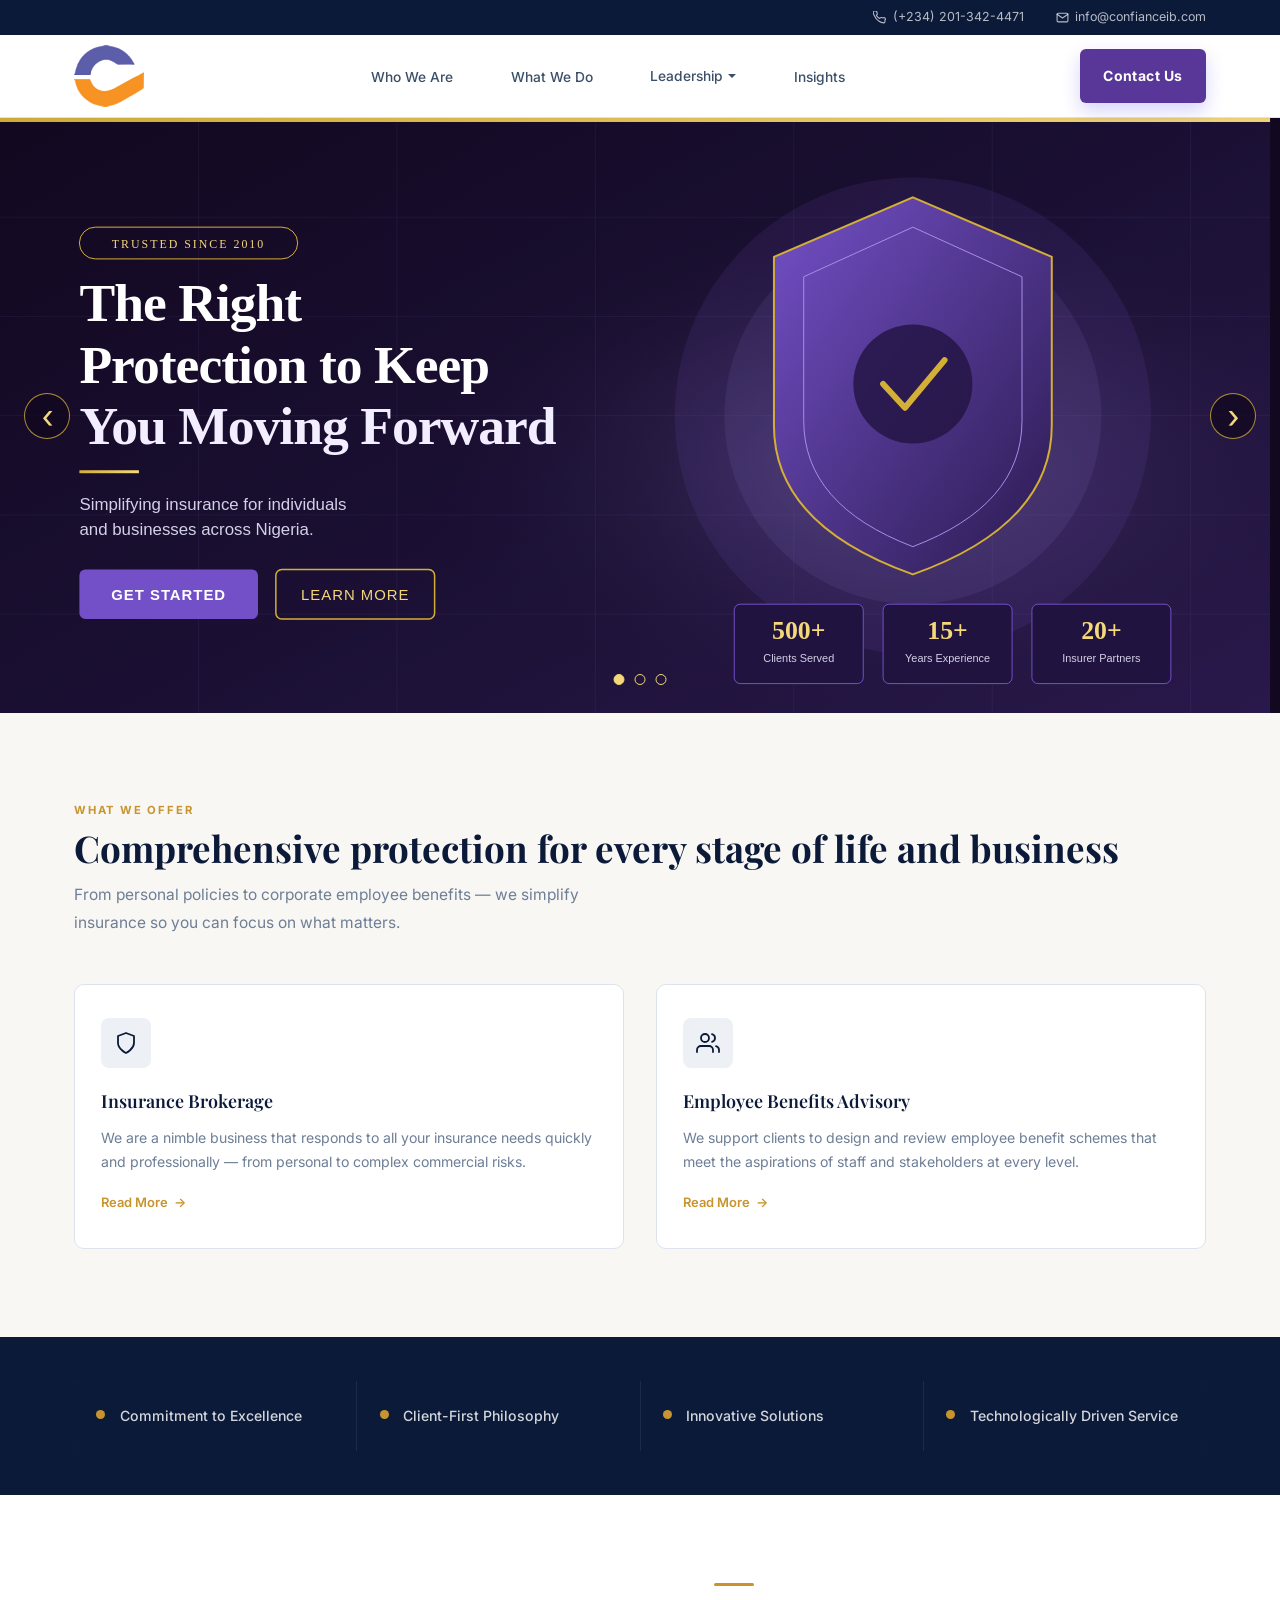
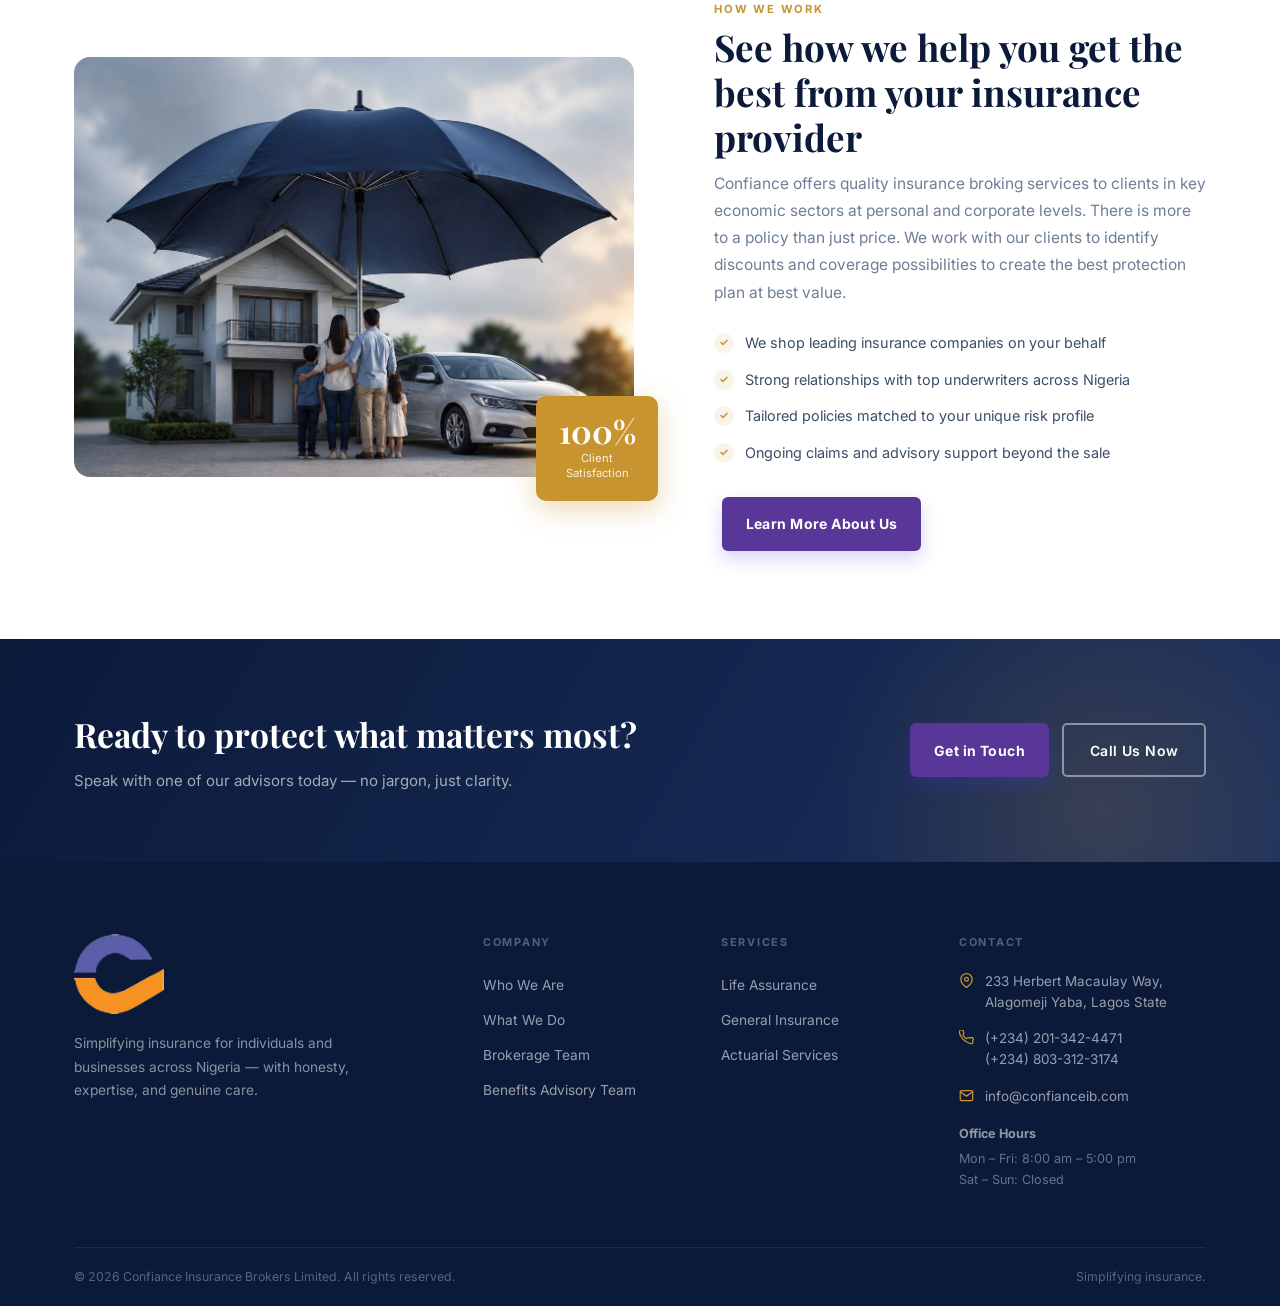
<file: files/index.html>
<!DOCTYPE html>
<html lang="en">
<head>
<meta charset="UTF-8"/><meta name="viewport" content="width=device-width,initial-scale=1"/>
<title>Confiance Insurance Brokers Limited – Simplifying Insurance</title>
<meta name="description" content="Confiance Insurance Brokers Limited offers quality insurance broking and employee benefits advisory services across Nigeria."/>
<link rel="preconnect" href="https://fonts.googleapis.com"/>
<link rel="preconnect" href="https://fonts.gstatic.com" crossorigin/>
<link href="https://fonts.googleapis.com/css2?family=Playfair+Display:ital,wght@0,400;0,600;0,700;1,400&family=Inter:wght@300;400;500;600;700&display=swap" rel="stylesheet"/>
<link rel="stylesheet" href="style.css"/>
<style>
/* ── HOME-SPECIFIC ── */
.logo img {
  width: 70px;
  height: auto;
  display: block;
}

#site-header {
  background: #fff;
  position: sticky;
  top: 0;
  z-index: 9999;
}

.main-nav {
  height: 82px;
  display: flex;
  align-items: center;
  justify-content: space-between;
}

.nav-links {
  display: flex;
  align-items: center;
  gap: 2rem;
}

.nav-links li {
  position: relative;
}

.nav-links a,
.nav-links button {
  border: 0;
  background: transparent;
  font: inherit;
  color: #12315c;
  font-weight: 600;
  cursor: pointer;
  padding: 1.9rem 0;
}



.nav-links a:hover,
.nav-links button:hover,
.nav-links a.active {
  color: #4B3CE2;
}

.nav-cta {
  background:#593799;
  color: #fff !important;
  padding: .85rem 1.35rem;
  border-radius: 6px;
  font-weight: 700;
  box-shadow: 0 8px 18px rgba(75, 60, 226, .22);
}

.nav-cta:hover {
  background: #7752bc;
  color: #fff !important;
}

.has-drop:hover .drop-menu {
  opacity: 1;
  visibility: visible;
  transform: translateY(0);
  pointer-events: auto;
}

.drop-menu {
  position: absolute;
  top: 100%;
  left: 0;
  min-width: 240px;
  background: #fff;
  border-radius: 8px;
  box-shadow: 0 18px 40px rgba(0,0,0,.12);
  padding: .6rem 0;
  opacity: 0;
  visibility: hidden;
  transform: translateY(12px);
  pointer-events: none;
  transition: .25s ease;
  z-index: 10000;
}

.drop-menu li a {
  display: block;
  padding: .85rem 1rem;
  color: #12315c;
  white-space: nowrap;
}

.drop-menu li a:hover {
  background: #f4f7fb;
  color: #c8942f;
}

.burger {
  display: none;
  width: 42px;
  height: 42px;
  border: 0;
  background: transparent;
  cursor: pointer;
  flex-direction: column;
  justify-content: center;
  gap: 6px;
}

.burger span {
  width: 26px;
  height: 2px;
  background: #12315c;
  display: block;
}

#mobile-nav {
  position: fixed;
  top: 0;
  right: -100%;
  width: 80%;
  max-width: 400px;
  height: 100vh;
  background: #fff;
  z-index: 10000;
  padding: 1.5rem;
  transition: .3s ease;
  box-shadow: -12px 0 35px rgba(0,0,0,.15);
}

#mobile-nav.open {
  right: 0;
}

.mob-head {
  display: flex;
  justify-content: space-between;
  align-items: center;
  margin-bottom: 2rem;
}

.mob-close {
  border: 0;
  background: transparent;
  font-size: 1.6rem;
  cursor: pointer;
  color: #12315c;
}

#mobile-nav ul {
  list-style: none;
  padding: 0;
  margin: 0 0 1.5rem;
}

#mobile-nav li {
  border-bottom: 1px solid #e6e8ee;
}

#mobile-nav a,
.mob-sub-trigger {
  display: flex;
  justify-content: space-between;
  width: 100%;
  padding: 1rem 0;
  color: #12315c;
  font-weight: 700;
  text-decoration: none;
  background: transparent;
  border: 0;
  font: inherit;
  cursor: pointer;
}

.mob-sub {
  display: none;
  padding-left: 1rem !important;
}

.mob-sub.open {
  display: block;
}

#mobile-nav .nav-cta {
  display: inline-flex;
  justify-content: center;
  align-items: center;
  background: #593799 !important;
  border: 1px solid #593799 !important;
  color: #fff !important;
  padding: .85rem 1.3rem;
  border-radius: 6px;
}
#mobile-nav .mob-sub {
  display: none !important;
}

#mobile-nav .mob-sub.open {
  display: block !important;
}


@media (max-width: 900px) {
  .topbar {
    display: none;
  }

  .main-nav {
    height: 76px;
  }

  .nav-links,
  .main-nav > .nav-cta {
    display: none;
  }

  .burger {
    display: flex;
  }

  .logo img {
    width: 70px;
  }
}

/* .hero-card{background:rgba(255,255,255,.07);border:1px solid rgba(255,255,255,.13);border-radius:12px;padding:2.25rem 1.85rem;backdrop-filter:blur(10px);width:100%;max-width:375px;margin-left:auto}
.hero-card-badge{display:inline-flex;align-items:center;gap:.4rem;background:rgba(200,148,47,.18);border:1px solid rgba(200,148,47,.32);color:var(--gold2);font-size:.7rem;font-weight:700;letter-spacing:.09em;text-transform:uppercase;padding:.28rem .75rem;border-radius:100px;margin-bottom:1.4rem}
.hero-card h3{font-family:var(--fd);font-size:1.2rem;color:#fff;margin-bottom:1.5rem;line-height:1.3} */
.stats-grid{display:grid;grid-template-columns:1fr 1fr;gap:.85rem;margin-bottom:1.4rem}
.stat-box{background:rgba(255,255,255,.06);border:1px solid rgba(255,255,255,.09);border-radius:var(--rs);padding:.95rem 1rem}
.stat-box strong{display:block;font-family:var(--fd);font-size:1.7rem;font-weight:700;color:var(--gold2);line-height:1}
.stat-box small{font-size:.69rem;color:rgba(255,255,255,.5);letter-spacing:.04em;display:block;margin-top:.2rem}
/* .hero-divider{height:1px;background:rgba(255,255,255,.1);margin:.3rem 0 1.1rem}
.hero-note{font-size:.79rem;color:rgba(255,255,255,.48);line-height:1.55} */
.svc-section{padding:5.5rem 0;background:var(--cream)}
.svc-grid {
  display: grid;
  grid-template-columns: repeat(2, minmax(0, 1fr));
  gap: 2rem;
  margin-top: 3rem;
  align-items: stretch;
}

.service-card {
  width: 100%;
  height: 100%;
}

@media (max-width: 768px) {
  .svc-grid {
    grid-template-columns: 1fr;
  }
}
.ins-section{padding:5.5rem 0;background:var(--cream)}
.ins-grid{display:grid;grid-template-columns:repeat(3,1fr);gap:1.4rem;margin-top:2.8rem}
.how-image-frame {
  width: 100%;
  height: 420px;
  border-radius: 16px;
  overflow: hidden;
  background: #eef2f7;
}

.how-image-frame img {
  width: 100%;
  height: 100%;
  object-fit: cover;
  display: block;
}
@media(max-width:860px){.hero-inner{grid-template-columns:1fr}.home-hero{padding:4rem 0}.hero-card{display:none}.svc-grid{grid-template-columns:1fr 1fr}.ins-grid{grid-template-columns:1fr 1fr}}
@media(max-width:640px){.svc-grid,.ins-grid{grid-template-columns:1fr}}
</style>
</head>
<body>
<div class="topbar" role="complementary">
  <div class="wrap">
    <a href="tel:+2342013424471"><svg width="13" height="13" viewBox="0 0 24 24" fill="none" stroke="currentColor" stroke-width="2" stroke-linecap="round" stroke-linejoin="round"><path d="M22 16.92v3a2 2 0 01-2.18 2 19.79 19.79 0 01-8.63-3.07A19.5 19.5 0 013.07 9.81 19.79 19.79 0 01.16 1.22 2 2 0 012.12 0h3a2 2 0 012 1.72c.127.96.361 1.903.7 2.81a2 2 0 01-.45 2.11L6.09 7.91a16 16 0 006 6l1.27-1.27a2 2 0 012.11-.45c.907.339 1.85.573 2.81.7A2 2 0 0122 16.92z"/></svg>(+234) 201-342-4471</a>
    <a href="mailto:info@confianceib.com"><svg width="13" height="13" viewBox="0 0 24 24" fill="none" stroke="currentColor" stroke-width="2" stroke-linecap="round" stroke-linejoin="round"><path d="M4 4h16c1.1 0 2 .9 2 2v12c0 1.1-.9 2-2 2H4c-1.1 0-2-.9-2-2V6c0-1.1.9-2 2-2z"/><polyline points="22,6 12,13 2,6"/></svg>info@confianceib.com</a>
  </div>
</div>
<header id="site-header">
  <div class="wrap">
    <nav class="main-nav" aria-label="Main navigation">
     <a href="index.html" class="logo" aria-label="Confiance Home">
  <img src="confianceLogo.png" alt="Confiance Insurance Brokers Ltd">
</a>
      <ul class="nav-links" role="list">
        <li><a href="who-we-are.html" id="nav-who">Who We Are</a></li>
        <li><a href="what-we-do.html" id="nav-wwd">What We Do</a></li>
        <li class="has-drop">
          <button aria-haspopup="true" aria-expanded="false">Leadership</button>
          <ul class="drop-menu" role="menu">
            <li><a href="brokerage.html" id="nav-brok" role="menuitem">Insurance Brokerage</a></li>
<li><a href="advisory.html" id="nav-adv" role="menuitem">Employee Benefits Advisory</a></li>
          </ul>
        </li>
        <li><a href="insights.html" id="nav-ins">Insights</a></li>
      </ul>
      <a href="contact.html" class="btn nav-cta" id="nav-con">Contact Us</a>
      <button class="burger" id="burger-btn" aria-label="Open navigation menu" aria-expanded="false">
        <span></span><span></span><span></span>
      </button>
    </nav>
  </div>
</header>
<div id="mobile-nav" role="dialog" aria-modal="true" aria-label="Navigation menu">
  <div class="mob-head">
     <a href="index.html" class="logo" aria-label="Confiance Home">
  <img src="confianceLogo.png" alt="Confiance Insurance Brokers Ltd">
</a>
    <button class="mob-close" id="mob-close-btn" aria-label="Close menu">✕</button>
  </div>
  <ul>
    <li><a href="who-we-are.html">Who We Are</a></li>
    <li><a href="what-we-do.html">What We Do</a></li>
    <li>
      <button class="mob-sub-trigger" id="mob-drop-btn" aria-expanded="false">Leadership <span id="mob-drop-arrow">▾</span></button>
      <ul class="mob-sub" id="mob-sub-menu">
  <li><a href="insurance-brokerage.html">Insurance Brokerage</a></li>
  <li><a href="employee-benefits-advisory.html">Employee Benefits Advisory</a></li>
</ul>
    </li>
    <li><a href="insights.html">Insights</a></li>
  </ul>
  <a href="contact.html" class="btn nav-cta">Contact Us</a>
</div>

<main>
<!-- HERO -->
<section class="home-hero hero-slider" aria-label="Hero slider">
  <div class="hero-slide active" >
<svg width="100%" viewBox="0 0 1290 700" role="img" xmlns="http://www.w3.org/2000/svg">
  <title>Confiance Insurance Brokers Hero Slide</title>
  <desc>Hero banner for Confiance Insurance Brokers with luxury purple and subtle gold accents.</desc>

  <defs>
    <linearGradient id="navyGrad" x1="0%" y1="0%" x2="100%" y2="100%">
      <stop offset="0%" stop-color="#12081F"/>
      <stop offset="50%" stop-color="#1B1034"/>
      <stop offset="100%" stop-color="#2B1A4F"/>
    </linearGradient>

    <linearGradient id="mainPurple" x1="0%" y1="0%" x2="100%" y2="0%">
      <stop offset="0%" stop-color="#7350C7"/>
      <stop offset="100%" stop-color="#A88FE7"/>
    </linearGradient>

    <linearGradient id="goldAccent" x1="0%" y1="0%" x2="100%" y2="0%">
      <stop offset="0%" stop-color="#D4AF37"/>
      <stop offset="100%" stop-color="#F4D87A"/>
    </linearGradient>

    <linearGradient id="shieldGrad" x1="0%" y1="0%" x2="100%" y2="100%">
      <stop offset="0%" stop-color="#7350C7"/>
      <stop offset="100%" stop-color="#2B1A4F"/>
    </linearGradient>

    <radialGradient id="glow1" cx="70%" cy="50%" r="40%">
      <stop offset="0%" stop-color="#A88FE7" stop-opacity="0.28"/>
      <stop offset="100%" stop-color="#12081F" stop-opacity="0"/>
    </radialGradient>
  </defs>

  <rect width="1280" height="690" fill="url(#navyGrad)"/>
  <rect width="1280" height="690" fill="url(#glow1)"/>

  <g stroke="#A88FE7" stroke-width="0.5" opacity="0.14">
    <line x1="0" y1="100" x2="1280" y2="100"/>
    <line x1="0" y1="200" x2="1280" y2="200"/>
    <line x1="0" y1="300" x2="1280" y2="300"/>
    <line x1="0" y1="400" x2="1280" y2="400"/>
    <line x1="0" y1="500" x2="1280" y2="500"/>
    <line x1="200" y1="0" x2="200" y2="690"/>
    <line x1="400" y1="0" x2="400" y2="690"/>
    <line x1="600" y1="0" x2="600" y2="690"/>
    <line x1="800" y1="0" x2="800" y2="690"/>
    <line x1="1000" y1="0" x2="1000" y2="690"/>
    <line x1="1200" y1="0" x2="1200" y2="690"/>
  </g>

  <rect x="0" y="0" width="1280" height="4" fill="url(#goldAccent)"/>

  <rect x="80" y="110" width="220" height="32" rx="16" fill="none" stroke="#D4AF37" stroke-width="1"/>
  <text x="190" y="131" text-anchor="middle" font-family="Georgia, serif" font-size="12" fill="#F4D87A" letter-spacing="2">TRUSTED SINCE 2010</text>

  <text x="80" y="205" font-family="Georgia, serif" font-size="54" font-weight="700" fill="#FFFFFF" letter-spacing="-1">The Right</text>
  <text x="80" y="267" font-family="Georgia, serif" font-size="54" font-weight="700" fill="#FFFFFF" letter-spacing="-1">Protection to Keep</text>
  <text x="80" y="329" font-family="Georgia, serif" font-size="54" font-weight="700" fill="#F3EEFF" letter-spacing="-1">You Moving Forward</text>

  <rect x="80" y="355" width="60" height="3" fill="url(#goldAccent)"/>

  <text x="80" y="395" font-family="Arial, sans-serif" font-size="17" fill="#D4D0E8">Simplifying insurance for individuals</text>
  <text x="80" y="420" font-family="Arial, sans-serif" font-size="17" fill="#D4D0E8">and businesses across Nigeria.</text>

  <a href="contact.html" target="_self">
    <rect x="80" y="455" width="180" height="50" rx="6" fill="#7350C7"/>
    <text x="170" y="486" text-anchor="middle" font-family="Arial, sans-serif" font-size="15" font-weight="700" fill="#FFFFFF" letter-spacing="1">GET STARTED</text>
  </a>

  <a href="what-we-do.html" target="_self">
    <rect x="278" y="455" width="160" height="50" rx="6" fill="none" stroke="#D4AF37" stroke-width="1.5"/>
    <text x="358" y="486" text-anchor="middle" font-family="Arial, sans-serif" font-size="15" fill="#F4D87A" letter-spacing="1">LEARN MORE</text>
  </a>

  <circle cx="920" cy="300" r="240" fill="#7350C7" opacity="0.12"/>
  <circle cx="920" cy="300" r="190" fill="#A88FE7" opacity="0.09"/>

  <path d="M920 80 L1060 140 L1060 310 Q1060 410 920 460 Q780 410 780 310 L780 140 Z" fill="url(#shieldGrad)" stroke="#D4AF37" stroke-width="2"/>
  <path d="M920 110 L1030 160 L1030 305 Q1030 390 920 432 Q810 390 810 305 L810 160 Z" fill="none" stroke="#A88FE7" stroke-width="1"/>

  <circle cx="920" cy="268" r="60" fill="#21133F" opacity="0.78"/>
  <path d="M890 268 L912 292 L952 244" fill="none" stroke="#D4AF37" stroke-width="6" stroke-linecap="round" stroke-linejoin="round"/>

  <rect x="740" y="490" width="130" height="80" rx="6" fill="#21133F" stroke="#7350C7" stroke-width="1"/>
  <text x="805" y="525" text-anchor="middle" font-family="Georgia, serif" font-size="26" font-weight="700" fill="#F4D87A">500+</text>
  <text x="805" y="548" text-anchor="middle" font-family="Arial, sans-serif" font-size="11" fill="#D4D0E8">Clients Served</text>

  <rect x="890" y="490" width="130" height="80" rx="6" fill="#21133F" stroke="#7350C7" stroke-width="1"/>
  <text x="955" y="525" text-anchor="middle" font-family="Georgia, serif" font-size="26" font-weight="700" fill="#F4D87A">15+</text>
  <text x="955" y="548" text-anchor="middle" font-family="Arial, sans-serif" font-size="11" fill="#D4D0E8">Years Experience</text>

  <rect x="1040" y="490" width="140" height="80" rx="6" fill="#21133F" stroke="#7350C7" stroke-width="1"/>
  <text x="1110" y="525" text-anchor="middle" font-family="Georgia, serif" font-size="26" font-weight="700" fill="#F4D87A">20+</text>
  <text x="1110" y="548" text-anchor="middle" font-family="Arial, sans-serif" font-size="11" fill="#D4D0E8">Insurer Partners</text>

  
  <rect x="0" y="670" width="1280" height="20" fill="#12081F" opacity="0.8"/>
  <rect x="0" y="670" width="420" height="2" fill="url(#goldAccent)"/>
</svg>
  </div>
  <div class="hero-slide" >
   <svg width="100%"  viewBox="0 0 1290 700" role="img"  xmlns="http://www.w3.org/2000/svg">
  <title>Confiance Insurance Brokers Hero Slide 2</title>
  <desc>Employee Benefits Advisory hero banner with premium teal green colors.</desc>

  <defs>
    <linearGradient id="greenBg2" x1="0%" y1="0%" x2="100%" y2="100%">
      <stop offset="0%" stop-color="#042C2C"/>
      <stop offset="50%" stop-color="#06413D"/>
      <stop offset="100%" stop-color="#0A4F46"/>
    </linearGradient>

    <linearGradient id="greenAccent2" x1="0%" y1="0%" x2="100%" y2="0%">
      <stop offset="0%" stop-color="#1D9E75"/>
      <stop offset="100%" stop-color="#5DCAA5"/>
    </linearGradient>

    <linearGradient id="cardBg2" x1="0%" y1="0%" x2="0%" y2="100%">
      <stop offset="0%" stop-color="#0A4A4A"/>
      <stop offset="100%" stop-color="#063535"/>
    </linearGradient>

    <radialGradient id="greenGlow2" cx="75%" cy="45%" r="45%">
      <stop offset="0%" stop-color="#1D9E75" stop-opacity="0.22"/>
      <stop offset="100%" stop-color="#042C2C" stop-opacity="0"/>
    </radialGradient>
  </defs>

  <rect width="1280" height="600" fill="url(#greenBg2)"/>
  <rect width="1280" height="600" fill="url(#greenGlow2)"/>

  <g stroke="#0F5050" stroke-width="0.5" opacity="0.35">
    <line x1="0" y1="0" x2="600" y2="600"/>
    <line x1="200" y1="0" x2="800" y2="600"/>
    <line x1="400" y1="0" x2="1000" y2="600"/>
    <line x1="600" y1="0" x2="1200" y2="600"/>
    <line x1="800" y1="0" x2="1400" y2="600"/>
    <line x1="1000" y1="0" x2="1600" y2="600"/>
  </g>

  <rect x="0" y="0" width="1280" height="4" fill="url(#greenAccent2)"/>
  <rect x="0" y="0" width="5" height="600" fill="url(#greenAccent2)"/>

  <rect x="80" y="108" width="250" height="30" rx="3" fill="#1D9E75" opacity="0.18"/>
  <rect x="80" y="108" width="3" height="30" fill="#5DCAA5"/>
  <text x="95" y="128" font-family="Arial, sans-serif" font-size="12" fill="#5DCAA5" letter-spacing="2">EMPLOYEE BENEFITS ADVISORY</text>

  <text x="80" y="205" font-family="Georgia, serif" font-size="50" font-weight="700" fill="#FFFFFF">Design Benefits</text>
  <text x="80" y="263" font-family="Georgia, serif" font-size="50" font-weight="700" fill="#FFFFFF">Your Team</text>
  <text x="80" y="321" font-family="Georgia, serif" font-size="50" font-weight="700" fill="#5DCAA5">Will Value</text>

  <rect x="80" y="345" width="50" height="3" fill="url(#greenAccent2)"/>

  <text x="80" y="382" font-family="Arial, sans-serif" font-size="16" fill="#9ECFC4">We help you design and review employee benefit</text>
  <text x="80" y="405" font-family="Arial, sans-serif" font-size="16" fill="#9ECFC4">schemes that meet stakeholder aspirations.</text>

  <a href="contact.html" target="_self">
    <rect x="80" y="445" width="190" height="50" rx="6" fill="#5DCAA5"/>
    <text x="175" y="476" text-anchor="middle" font-family="Arial, sans-serif" font-size="14" font-weight="700" fill="#042C2C" letter-spacing="1">TALK TO AN ADVISOR</text>
  </a>

  <a href="what-we-do.html" target="_self">
    <rect x="288" y="445" width="150" height="50" rx="6" fill="none" stroke="#5DCAA5" stroke-width="1.5"/>
    <text x="363" y="476" text-anchor="middle" font-family="Arial, sans-serif" font-size="14" fill="#5DCAA5" letter-spacing="1">OUR SERVICES</text>
  </a>

  <rect x="700" y="70" width="520" height="460" rx="8" fill="url(#cardBg2)" stroke="#1D9E75" stroke-width="1"/>
  <rect x="700" y="70" width="520" height="60" rx="8" fill="#0F4A42"/>
  <rect x="700" y="110" width="520" height="20" fill="#0F4A42"/>
  <text x="960" y="107" text-anchor="middle" font-family="Arial, sans-serif" font-size="14" font-weight="700" fill="#FFFFFF" letter-spacing="2">BENEFIT PLAN OVERVIEW</text>
  <rect x="724" y="152" width="220" height="90" rx="6" fill="#0A3D3A" stroke="#1D9E75" stroke-width="1"/>
  <circle cx="754" cy="177" r="16" fill="#1D9E75" opacity="0.22"/>
  <path d="M746 175 Q750 170 754 175 Q758 170 762 175 Q762 182 754 188 Q746 182 746 175" fill="#5DCAA5"/>
  <text x="780" y="178" font-family="Arial, sans-serif" font-size="13" font-weight="700" fill="#FFFFFF">Health Insurance</text>
  <text x="780" y="196" font-family="Arial, sans-serif" font-size="11" fill="#9ECFC4">Medical &amp; hospitalization</text>
  <text x="744" y="230" font-family="Arial, sans-serif" font-size="12" fill="#5DCAA5">✓ Comprehensive cover</text>

  <rect x="964" y="152" width="220" height="90" rx="6" fill="#0A3D3A" stroke="#5DCAA5" stroke-width="1"/>
  <circle cx="994" cy="177" r="16" fill="#5DCAA5" opacity="0.18"/>
  <path d="M986 183 L994 170 L1002 183" fill="none" stroke="#5DCAA5" stroke-width="2" stroke-linecap="round"/>
  <line x1="994" y1="183" x2="994" y2="188" stroke="#5DCAA5" stroke-width="2" stroke-linecap="round"/>
  <text x="1020" y="178" font-family="Arial, sans-serif" font-size="13" font-weight="700" fill="#FFFFFF">Life Coverage</text>
  <text x="1020" y="196" font-family="Arial, sans-serif" font-size="11" fill="#9ECFC4">Group life assurance</text>
  <text x="984" y="230" font-family="Arial, sans-serif" font-size="12" fill="#5DCAA5">✓ Flexible sum assured</text>

  <rect x="724" y="262" width="220" height="90" rx="6" fill="#0A3D3A" stroke="#1D9E75" stroke-width="1"/>
  <circle cx="754" cy="287" r="16" fill="#C9A84C" opacity="0.22"/>
  <text x="754" y="292" text-anchor="middle" font-family="Arial, sans-serif" font-size="16" fill="#C9A84C">₦</text>
  <text x="780" y="288" font-family="Arial, sans-serif" font-size="13" font-weight="700" fill="#FFFFFF">Pension Advisory</text>
  <text x="780" y="306" font-family="Arial, sans-serif" font-size="11" fill="#9ECFC4">Retirement planning</text>
  <text x="744" y="340" font-family="Arial, sans-serif" font-size="12" fill="#5DCAA5">✓ RSA compliant</text>

  <rect x="964" y="262" width="220" height="90" rx="6" fill="#0A3D3A" stroke="#1D9E75" stroke-width="1"/>
  <circle cx="994" cy="287" r="16" fill="#1D9E75" opacity="0.22"/>
  <text x="994" y="292" text-anchor="middle" font-family="Arial, sans-serif" font-size="16" fill="#5DCAA5">+</text>
  <text x="1020" y="288" font-family="Arial, sans-serif" font-size="13" font-weight="700" fill="#FFFFFF">Wellness Benefits</text>
  <text x="1020" y="306" font-family="Arial, sans-serif" font-size="11" fill="#9ECFC4">Staff wellbeing programs</text>
  <text x="984" y="340" font-family="Arial, sans-serif" font-size="12" fill="#5DCAA5">✓ Holistic approach</text>

  <rect x="724" y="372" width="220" height="90" rx="6" fill="#0A3D3A" stroke="#1D9E75" stroke-width="1"/>
  <circle cx="754" cy="397" r="16" fill="#1D9E75" opacity="0.22"/>
  <text x="754" y="402" text-anchor="middle" font-family="Arial, sans-serif" font-size="14" fill="#5DCAA5">≡</text>
  <text x="780" y="398" font-family="Arial, sans-serif" font-size="13" font-weight="700" fill="#FFFFFF">Scheme Review</text>
  <text x="780" y="416" font-family="Arial, sans-serif" font-size="11" fill="#9ECFC4">Annual benefit audit</text>
  <text x="744" y="450" font-family="Arial, sans-serif" font-size="12" fill="#5DCAA5">✓ Benchmarked plans</text>
  <rect x="964" y="372" width="220" height="90" rx="6" fill="#0A3D3A" stroke="#1D9E75" stroke-width="1"/>
  <circle cx="994" cy="397" r="16" fill="#1D9E75" opacity="0.22"/>
  <text x="994" y="402" text-anchor="middle" font-family="Arial, sans-serif" font-size="14" fill="#5DCAA5">★</text>
  <text x="1020" y="398" font-family="Arial, sans-serif" font-size="13" font-weight="700" fill="#FFFFFF">Custom Plans</text>
  <text x="1020" y="416" font-family="Arial, sans-serif" font-size="11" fill="#9ECFC4">Tailored to your needs</text>
  <text x="984" y="450" font-family="Arial, sans-serif" font-size="12" fill="#5DCAA5">✓ Any organization size</text>

  <!-- Bottom Bar -->
  <rect
      x="724"
      y="478"
      width="460"
      height="34"
      rx="4"
      fill="#13574F"
      opacity="0.95"/>

  <text
      x="954"
      y="500"
      text-anchor="middle"
      font-family="Arial, sans-serif"
      font-size="13"
      fill="#CBE9DE">
      Trusted by leading organizations across Nigeria
  </text>



</svg>
  </div>
  <div class="hero-slide" >
   <svg width="100%"  viewBox="0 0 1290 700" role="img"  xmlns="http://www.w3.org/2000/svg">
  <title>Confiance Insurance Brokers - Hero Slide 3: Insurance Brokerage</title>
  <desc>A professional hero banner for insurance brokerage services using Confiance premium brand colors.</desc>

  <defs>

    <!-- Background -->
    <linearGradient id="slateBg" x1="0%" y1="0%" x2="100%" y2="100%">
      <stop offset="0%" stop-color="#12081F"/>
      <stop offset="45%" stop-color="#21133F"/>
      <stop offset="100%" stop-color="#311D57"/>
    </linearGradient>

    <!-- Top Accent -->
    <linearGradient id="amberLine" x1="0%" y1="0%" x2="100%" y2="0%">
      <stop offset="0%" stop-color="#D4AF37"/>
      <stop offset="35%" stop-color="#B78628"/>
      <stop offset="70%" stop-color="#7A5AF8"/>
      <stop offset="100%" stop-color="#A88FE7"/>
    </linearGradient>

    <!-- Heading Accent -->
    <linearGradient id="amberText" x1="0%" y1="0%" x2="100%" y2="0%">
      <stop offset="0%" stop-color="#F8E9B6"/>
      <stop offset="100%" stop-color="#FFFFFF"/>
    </linearGradient>

    <!-- Number Gradient -->
    <linearGradient id="numberGrad" x1="0%" y1="0%" x2="100%" y2="100%">
      <stop offset="0%" stop-color="#FFE8A3"/>
      <stop offset="45%" stop-color="#D4AF37"/>
      <stop offset="100%" stop-color="#A87400"/>
    </linearGradient>

    <!-- Side Border Gradient -->
    <linearGradient id="sideBorder" x1="0%" y1="0%" x2="0%" y2="100%">
      <stop offset="0%" stop-color="#FFD76A"/>
      <stop offset="35%" stop-color="#D4AF37"/>
      <stop offset="70%" stop-color="#A88FE7"/>
      <stop offset="100%" stop-color="#7350C7"/>
    </linearGradient>

    <!-- Card Background -->
    <linearGradient id="cardSlate" x1="0%" y1="0%" x2="0%" y2="100%">
      <stop offset="0%" stop-color="#2D1D59"/>
      <stop offset="100%" stop-color="#18102F"/>
    </linearGradient>

    <!-- Glow -->
    <radialGradient id="rGlow" cx="80%" cy="40%" r="50%">
      <stop offset="0%" stop-color="#A88FE7" stop-opacity=".28"/>
      <stop offset="100%" stop-color="#12081F" stop-opacity="0"/>
    </radialGradient>

  </defs>

  <rect width="1280" height="600" fill="url(#slateBg)"/>
  <rect width="1280" height="600" fill="url(#rGlow)"/>

  <g fill="#8B73D8" opacity=".20">
    <circle cx="100" cy="100" r="1.5"/>
    <circle cx="160" cy="100" r="1.5"/>
    <circle cx="220" cy="100" r="1.5"/>
    <circle cx="280" cy="100" r="1.5"/>

    <circle cx="100" cy="160" r="1.5"/>
    <circle cx="160" cy="160" r="1.5"/>
    <circle cx="220" cy="160" r="1.5"/>
    <circle cx="280" cy="160" r="1.5"/>

    <circle cx="100" cy="220" r="1.5"/>
    <circle cx="160" cy="220" r="1.5"/>
    <circle cx="220" cy="220" r="1.5"/>
    <circle cx="280" cy="220" r="1.5"/>

    <circle cx="100" cy="280" r="1.5"/>
    <circle cx="160" cy="280" r="1.5"/>
    <circle cx="220" cy="280" r="1.5"/>
    <circle cx="280" cy="280" r="1.5"/>
  </g>

  <rect x="0" y="0" width="1280" height="4" fill="url(#amberLine)"/>

  <rect x="80" y="108" width="205" height="30" rx="15"
        fill="#593799" opacity=".15"/>

  <circle cx="100" cy="123" r="6" fill="#D4AF37"/>

  <text x="115" y="128"
        font-family="Arial"
        font-size="12"
        fill="#F4D87A"
        letter-spacing="1.5">
        INSURANCE BROKERAGE
  </text>

  <text x="80" y="208"
        font-family="Georgia"
        font-size="52"
        font-weight="700"
        fill="#FFFFFF">
        We Shop the
  </text>

  <text x="80" y="268"
        font-family="Georgia"
        font-size="52"
        font-weight="700"
        fill="#FFFFFF">
        Market So You
  </text>

  <text x="80" y="328"
        font-family="Georgia"
        font-size="52"
        font-weight="700"
        fill="url(#amberText)">
        Don't Have To
  </text>

  <rect x="80" y="352"
        width="55"
        height="3"
        fill="url(#amberLine)"/>

  <text x="80"
        y="390"
        font-family="Arial"
        font-size="16"
        fill="#D8D3EB">
        We work with leading insurance providers
  </text>

  <text x="80"
        y="413"
        font-family="Arial"
        font-size="16"
        fill="#D8D3EB">
        to find you the best cover at the best price.
  </text>
  <a href="contact.html" target="_self">
    <rect
      x="80"
      y="450"
      width="185"
      height="50"
      rx="6"
      fill="#7350C7"/>

    <text
      x="172"
      y="481"
      text-anchor="middle"
      font-family="Arial"
      font-size="14"
      font-weight="700"
      fill="#FFFFFF"
      letter-spacing="1">
      GET A FREE QUOTE
    </text>
  </a>

  <a href="what-we-do.html" target="_self">
    <rect
      x="283"
      y="450"
      width="150"
      height="50"
      rx="6"
      fill="none"
      stroke="#D4AF37"
      stroke-width="1.5"/>

    <text
      x="358"
      y="481"
      text-anchor="middle"
      font-family="Arial"
      font-size="14"
      fill="#F4D87A">
      HOW IT WORKS
    </text>
  </a>

  <line
    x1="960"
    y1="160"
    x2="960"
    y2="470"
    stroke="#8B73D8"
    stroke-width="2"
    stroke-dasharray="6,4"
    opacity=".35"/>

  <!-- CARD 1 -->

  <rect
      x="740"
      y="120"
      width="380"
      height="80"
      rx="8"
      fill="url(#cardSlate)"
      stroke="#3C2B62"
      stroke-width="1"/>

  <!-- Thick Premium Border -->

  <rect
      x="740"
      y="120"
      width="8"
      height="80"
      rx="4"
      fill="url(#sideBorder)"/>

  <!-- Number Circle -->

  <circle
      cx="790"
      cy="160"
      r="24"
      fill="#2A1849"
      stroke="#D4AF37"
      stroke-width="2"/>

  <text
      x="790"
      y="167"
      text-anchor="middle"
      font-family="Georgia"
      font-size="19"
      font-weight="700"
      fill="url(#numberGrad)">
      01
  </text>

  <text
      x="830"
      y="150"
      font-family="Arial"
      font-size="15"
      font-weight="700"
      fill="#FFFFFF">
      Understand Your Needs
  </text>

  <text
      x="830"
      y="170"
      font-family="Arial"
      font-size="12"
      fill="#D8D3EB">
      We assess your risk profile &amp; coverage gaps
  </text>

  <!-- CARD 2 -->

  <rect
      x="740"
      y="230"
      width="380"
      height="80"
      rx="8"
      fill="url(#cardSlate)"
      stroke="#3C2B62"
      stroke-width="1"/>

  <rect
      x="740"
      y="230"
      width="8"
      height="80"
      rx="4"
      fill="url(#sideBorder)"/>

  <circle
      cx="790"
      cy="270"
      r="24"
      fill="#2A1849"
      stroke="#D4AF37"
      stroke-width="2"/>

  <text
      x="790"
      y="277"
      text-anchor="middle"
      font-family="Georgia"
      font-size="19"
      font-weight="700"
      fill="url(#numberGrad)">
      02
  </text>

  <text
      x="830"
      y="260"
      font-family="Arial"
      font-size="15"
      font-weight="700"
      fill="#FFFFFF">
      Shop the Market
  </text>

  <text
      x="830"
      y="280"
      font-family="Arial"
      font-size="12"
      fill="#D8D3EB">
      We compare 20+ top Nigerian insurers for you
  </text>
  <!-- CARD 3 -->

  <rect
      x="740"
      y="340"
      width="380"
      height="80"
      rx="8"
      fill="url(#cardSlate)"
      stroke="#3C2B62"
      stroke-width="1"/>

  <rect
      x="740"
      y="340"
      width="8"
      height="80"
      rx="4"
      fill="url(#sideBorder)"/>

  <circle
      cx="790"
      cy="380"
      r="24"
      fill="#2A1849"
      stroke="#D4AF37"
      stroke-width="2"/>

  <text
      x="790"
      y="387"
      text-anchor="middle"
      font-family="Georgia"
      font-size="19"
      font-weight="700"
      fill="url(#numberGrad)">
      03
  </text>

  <text
      x="830"
      y="370"
      font-family="Arial"
      font-size="15"
      font-weight="700"
      fill="#FFFFFF">
      Deliver Best Value
  </text>

  <text
      x="830"
      y="390"
      font-family="Arial"
      font-size="12"
      fill="#D8D3EB">
      You get optimal coverage at competitive rates
  </text>

  <!-- CARD 4 -->

  <rect
      x="740"
      y="450"
      width="380"
      height="80"
      rx="8"
      fill="url(#cardSlate)"
      stroke="#D4AF37"
      stroke-width="1.4"/>

  <rect
      x="740"
      y="450"
      width="8"
      height="80"
      rx="4"
      fill="url(#sideBorder)"/>

  <circle
      cx="790"
      cy="490"
      r="24"
      fill="#2A1849"
      stroke="#D4AF37"
      stroke-width="2"/>

  <text
      x="790"
      y="497"
      text-anchor="middle"
      font-family="Arial"
      font-size="20"
      font-weight="700"
      fill="#F4D87A">
      ✓
  </text>

  <text
      x="830"
      y="480"
      font-family="Arial"
      font-size="15"
      font-weight="700"
      fill="#FFFFFF">
      Ongoing Support
  </text>

  <text
      x="830"
      y="500"
      font-family="Arial"
      font-size="12"
      fill="#D8D3EB">
      Claims advocacy &amp; policy management
  </text>

  <rect
      x="0"
      y="596"
      width="1280"
      height="4"
      fill="url(#amberLine)"/>

  <text
      x="80"
      y="580"
      font-family="Arial"
      font-size="12"
      fill="#D8D3EB">
      (+234)-201-342-4471  ·  info@confianceib.com  ·  confianceib.com
  </text>
</svg>
  </div>

  <button class="hero-arrow hero-prev" type="button" aria-label="Previous slide">‹</button>
  <button class="hero-arrow hero-next" type="button" aria-label="Next slide">›</button>

  <div class="hero-dots" aria-label="Hero slider controls">
    <button class="hero-dot active" type="button" aria-label="Go to slide 1"></button>
    <button class="hero-dot" type="button" aria-label="Go to slide 2"></button>
    <button class="hero-dot" type="button" aria-label="Go to slide 3"></button>
  </div>
</section>
<!-- SERVICES -->
<section class="svc-section" aria-labelledby="svc-heading">
  <div class="wrap">
    <p class="eyebrow">What We Offer</p>
    <h2 id="svc-heading" class="sec-title">Comprehensive protection for every stage of life and business</h2>
    <p class="sec-sub">From personal policies to corporate employee benefits — we simplify insurance so you can focus on what matters.</p>
    <div class="svc-grid">
      <article class="service-card">
        <div class="service-icon" aria-hidden="true"><svg viewBox="0 0 24 24" fill="none" stroke="currentColor" stroke-width="1.8" stroke-linecap="round" stroke-linejoin="round"><path d="M12 22s8-4 8-10V5l-8-3-8 3v7c0 6 8 10 8 10z"/></svg></div>
        <h3>Insurance Brokerage</h3>
        <p>We are a nimble business that responds to all your insurance needs quickly and professionally — from personal to complex commercial risks.</p>
        <a href="insurance-brokerage.html" class="read-link">Read More</a>
      </article>
      <article class="service-card">
        <div class="service-icon" aria-hidden="true"><svg viewBox="0 0 24 24" fill="none" stroke="currentColor" stroke-width="1.8" stroke-linecap="round" stroke-linejoin="round"><path d="M17 21v-2a4 4 0 00-4-4H5a4 4 0 00-4 4v2"/><circle cx="9" cy="7" r="4"/><path d="M23 21v-2a4 4 0 00-3-3.87"/><path d="M16 3.13a4 4 0 010 7.75"/></svg></div>
        <h3>Employee Benefits Advisory</h3>
        <p>We support clients to design and review employee benefit schemes that meet the aspirations of staff and stakeholders at every level.</p>
        <a href="employee-benefits-advisory.html" class="read-link">Read More</a>
      </article>
     
    </div>
  </div>
</section>

<!-- CULTURE -->
<div class="culture-strip" aria-label="Our values">
  <div class="wrap">
    <div class="culture-grid">
      <div class="culture-item"><div class="culture-dot" aria-hidden="true"></div><span>Commitment to Excellence</span></div>
      <div class="culture-item"><div class="culture-dot" aria-hidden="true"></div><span>Client-First Philosophy</span></div>
      <div class="culture-item"><div class="culture-dot" aria-hidden="true"></div><span>Innovative Solutions</span></div>
      <div class="culture-item"><div class="culture-dot" aria-hidden="true"></div><span>Technologically Driven Service</span></div>
    </div>
  </div>
</div>

<!-- HOW WE WORK -->
<section class="how-section" aria-labelledby="how-heading">
  <div class="wrap">
    <div class="how-grid">

      <div class="how-visual" aria-hidden="true">
        <div class="how-image-frame">
          <img src="how it .jpeg" alt="">
        </div>

        <div class="how-badge">
          <strong>100%</strong>
          <small>Client<br>Satisfaction</small>
        </div>
      </div>

      <div class="how-content">
        <span class="gold-bar" aria-hidden="true"></span>

        <p class="eyebrow">How We Work</p>

        <h2 id="how-heading" class="sec-title">
          See how we help you get the best from your insurance provider
        </h2>

        <p class="sec-sub" style="max-width:100%">
          Confiance offers quality insurance broking services to clients in key economic sectors at personal and corporate levels. There is more to a policy than just price. We work with our clients to identify discounts and coverage possibilities to create the best protection plan at best value.
        </p>

        <ul class="how-points" aria-label="Our approach">
          <li class="how-point">
            <div class="how-point-icon" aria-hidden="true">✓</div>
            We shop leading insurance companies on your behalf
          </li>

          <li class="how-point">
            <div class="how-point-icon" aria-hidden="true">✓</div>
            Strong relationships with top underwriters across Nigeria
          </li>

          <li class="how-point">
            <div class="how-point-icon" aria-hidden="true">✓</div>
            Tailored policies matched to your unique risk profile
          </li>

          <li class="how-point">
            <div class="how-point-icon" aria-hidden="true">✓</div>
            Ongoing claims and advisory support beyond the sale
          </li>
        </ul>

        <a href="who-we-are.html" class="btn nav-cta">
          Learn More About Us
        </a>
      </div>

    </div>
  </div>
</section>

<!-- INSIGHTS PREVIEW -->
<!-- <section class="ins-section" aria-labelledby="ins-heading">
  <div class="wrap">
    <p class="eyebrow">Latest Blog</p>
    <h2 id="ins-heading" class="sec-title">Our News &amp; Insights</h2>
    <p class="sec-sub">Stay informed with our latest updates on insurance trends, policy changes, and advisory insights.</p>
    <div class="ins-grid">
      <article class="insight-card">
        <div class="insight-thumb" aria-hidden="true"><svg viewBox="0 0 24 24" fill="none" stroke="currentColor" stroke-width="1.2" stroke-linecap="round" stroke-linejoin="round"><path d="M14 2H6a2 2 0 00-2 2v16a2 2 0 002 2h12a2 2 0 002-2V8z"/><polyline points="14 2 14 8 20 8"/><line x1="16" y1="13" x2="8" y2="13"/><line x1="16" y1="17" x2="8" y2="17"/></svg></div>
        <div class="insight-body"><span class="insight-tag">Industry</span><h4>Understanding Your Health Insurance Policy in Nigeria</h4><p>Breaking down the key terms, exclusions, and coverage options every policyholder should know.</p><div class="insight-meta"><span>Confiance Team</span><a href="insights.html" class="insight-read">Read &rarr;</a></div></div>
      </article>
      <article class="insight-card">
        <div class="insight-thumb" aria-hidden="true"><svg viewBox="0 0 24 24" fill="none" stroke="currentColor" stroke-width="1.2" stroke-linecap="round" stroke-linejoin="round"><rect x="2" y="7" width="20" height="14" rx="2"/><path d="M16 21V5a2 2 0 00-2-2h-4a2 2 0 00-2 2v16"/></svg></div>
        <div class="insight-body"><span class="insight-tag">Employee Benefits</span><h4>Why Employee Benefit Schemes Matter for Talent Retention</h4><p>A well-designed benefits package is one of the most powerful tools in your HR arsenal.</p><div class="insight-meta"><span>Confiance Team</span><a href="insights.html" class="insight-read">Read &rarr;</a></div></div>
      </article>
      <article class="insight-card">
        <div class="insight-thumb" aria-hidden="true"><svg viewBox="0 0 24 24" fill="none" stroke="currentColor" stroke-width="1.2" stroke-linecap="round" stroke-linejoin="round"><circle cx="12" cy="12" r="10"/><line x1="12" y1="8" x2="12" y2="12"/><line x1="12" y1="16" x2="12.01" y2="16"/></svg></div>
        <div class="insight-body"><span class="insight-tag">Advisory</span><h4>How to Choose the Right Business Insurance for Your Company</h4><p>From property to liability — a practical guide for Nigerian SMEs navigating commercial coverage.</p><div class="insight-meta"><span>Confiance Team</span><a href="insights.html" class="insight-read">Read &rarr;</a></div></div>
      </article>
    </div>
  </div>
</section> -->

<!-- CTA -->
<section class="cta-banner" aria-labelledby="cta-h">
  <div class="wrap"><div class="cta-inner">
    <div class="cta-text"><h2 id="cta-h">Ready to protect what matters most?</h2><p>Speak with one of our advisors today — no jargon, just clarity.</p></div>
    <div class="cta-actions"><a href="contact.html" class="btn nav-cta">Get in Touch</a><a href="tel:+2342013424471" class="btn btn-ghost">Call Us Now</a></div>
  </div></div>
</section>
</main>

<footer>
  <div class="wrap">
    <div class="footer-grid">
      <div>
       <a href="index.html" class="footer-logo" aria-label="Confiance Home">
  <img src="confianceLogo.png" alt="Confiance Insurance Brokers Ltd">
</a>
        <p class="footer-about">Simplifying insurance for individuals and businesses across Nigeria — with honesty, expertise, and genuine care.</p>
      </div>
      <div class="footer-col">
        <h5>Company</h5>
        <ul>
          <li><a href="who-we-are.html">Who We Are</a></li>
          <li><a href="what-we-do.html">What We Do</a></li>
          <li><a href="brokerage.html">Brokerage Team</a></li>
          <li><a href="advisory.html">Benefits Advisory Team</a></li>
        </ul>
      </div>
      <div class="footer-col">
        <h5>Services</h5>
        <ul>
          <li><a href="insurance-brokerage.html">Life Assurance</a></li>
          <li><a href="insurance-brokerage.html">General Insurance</a></li>
          <li><a href="employee-benefits-advisory.html">Actuarial Services</a></li>
        </ul>
      </div>
      <div class="footer-col">
        <h5>Contact</h5>
        <div class="footer-contact-item"><svg viewBox="0 0 24 24" fill="none" stroke="currentColor" stroke-width="2" stroke-linecap="round" stroke-linejoin="round"><path d="M21 10c0 7-9 13-9 13s-9-6-9-13a9 9 0 0118 0z"/><circle cx="12" cy="10" r="3"/></svg><span>233 Herbert Macaulay Way, Alagomeji Yaba, Lagos State</span></div>
        <div class="footer-contact-item"><svg viewBox="0 0 24 24" fill="none" stroke="currentColor" stroke-width="2" stroke-linecap="round" stroke-linejoin="round"><path d="M22 16.92v3a2 2 0 01-2.18 2A19.79 19.79 0 0112 18.9a19.5 19.5 0 01-9-9 19.79 19.79 0 01-3-8.82A2 2 0 012 0h3a2 2 0 012 1.72c.127.96.361 1.903.7 2.81a2 2 0 01-.45 2.11L6.09 7.91a16 16 0 006 6l1.27-1.27a2 2 0 012.11-.45c.907.339 1.85.573 2.81.7A2 2 0 0122 16.92z"/></svg><div><a href="tel:+2342013424471">(+234) 201-342-4471</a><br><a href="tel:+2348033123174">(+234) 803-312-3174</a></div></div>
        <div class="footer-contact-item"><svg viewBox="0 0 24 24" fill="none" stroke="currentColor" stroke-width="2" stroke-linecap="round" stroke-linejoin="round"><path d="M4 4h16c1.1 0 2 .9 2 2v12c0 1.1-.9 2-2 2H4c-1.1 0-2-.9-2-2V6c0-1.1.9-2 2-2z"/><polyline points="22,6 12,13 2,6"/></svg><a href="mailto:info@confianceib.com">info@confianceib.com</a></div>
        <div class="footer-hours"><strong>Office Hours</strong>Mon – Fri: 8:00 am – 5:00 pm<br>Sat – Sun: Closed</div>
      </div>
    </div>
    <div class="footer-bottom">
      <p>© 2026 Confiance Insurance Brokers Limited. All rights reserved.</p>
      <p>Simplifying insurance.</p>
    </div>
  </div>
</footer>
<script>
/* Mobile nav */
const burger = document.getElementById('burger-btn');
const mobNav = document.getElementById('mobile-nav');
const mobClose = document.getElementById('mob-close-btn');
const mobDrop = document.getElementById('mob-drop-btn');
const mobSub  = document.getElementById('mob-sub-menu');
const mobArrow= document.getElementById('mob-drop-arrow');

function openMob()  { mobNav.classList.add('open');  burger.setAttribute('aria-expanded','true');  document.body.style.overflow='hidden'; }
function closeMob() { mobNav.classList.remove('open');burger.setAttribute('aria-expanded','false'); document.body.style.overflow=''; }

if(burger)  burger.addEventListener('click', openMob);
if(mobClose) mobClose.addEventListener('click', closeMob);
document.addEventListener('keydown', e => { if(e.key==='Escape'){ closeMob(); closeModal && closeModal(); } });

if (mobDrop && mobSub && mobArrow) {
  mobDrop.addEventListener('click', () => {
    mobSub.classList.toggle('open');

    const isOpen = mobSub.classList.contains('open');

    mobDrop.setAttribute('aria-expanded', String(isOpen));
    mobArrow.textContent = isOpen ? '▴' : '▾';
  });
}

/* Active nav link highlight */
const page = location.pathname.split('/').pop() || 'index.html';
const map = {
  'index.html':'nav-home','who-we-are.html':'nav-who','what-we-do.html':'nav-wwd',
  'brokerage.html':'nav-brok','advisory.html':'nav-adv',
  'insights.html':'nav-ins','contact.html':'nav-con',
  'insurance-brokerage.html':'nav-wwd','employee-benefits-advisory.html':'nav-wwd',
  'leaderships.html':'nav-brok'
};
const activeId = map[page];
if(activeId){ const el=document.getElementById(activeId); if(el) el.classList.add('active'); }

const slides = document.querySelectorAll('.hero-slide');
const dots = document.querySelectorAll('.hero-dot');
const prevBtn = document.querySelector('.hero-prev');
const nextBtn = document.querySelector('.hero-next');

let currentSlide = 0;
let slideTimer;

function showSlide(index) {
  slides.forEach((slide, i) => {
    slide.classList.remove('active', 'prev');

    if (i === index) {
      slide.classList.add('active');
    } else if (i < index) {
      slide.classList.add('prev');
    }
  });

  dots.forEach(dot => dot.classList.remove('active'));
  dots[index].classList.add('active');

  currentSlide = index;
}

function nextSlide() {
  const next = (currentSlide + 1) % slides.length;
  showSlide(next);
}

function prevSlide() {
  const prev = (currentSlide - 1 + slides.length) % slides.length;
  showSlide(prev);
}

function startSlider() {
  slideTimer = setInterval(nextSlide, 5000);
}

function resetSlider() {
  clearInterval(slideTimer);
  startSlider();
}

if (slides.length) {
  showSlide(0);
  startSlider();

  nextBtn.addEventListener('click', () => {
    nextSlide();
    resetSlider();
  });

  prevBtn.addEventListener('click', () => {
    prevSlide();
    resetSlider();
  });

  dots.forEach((dot, index) => {
    dot.addEventListener('click', () => {
      showSlide(index);
      resetSlider();
    });
  });
}
</script>
</body></html>
</file>
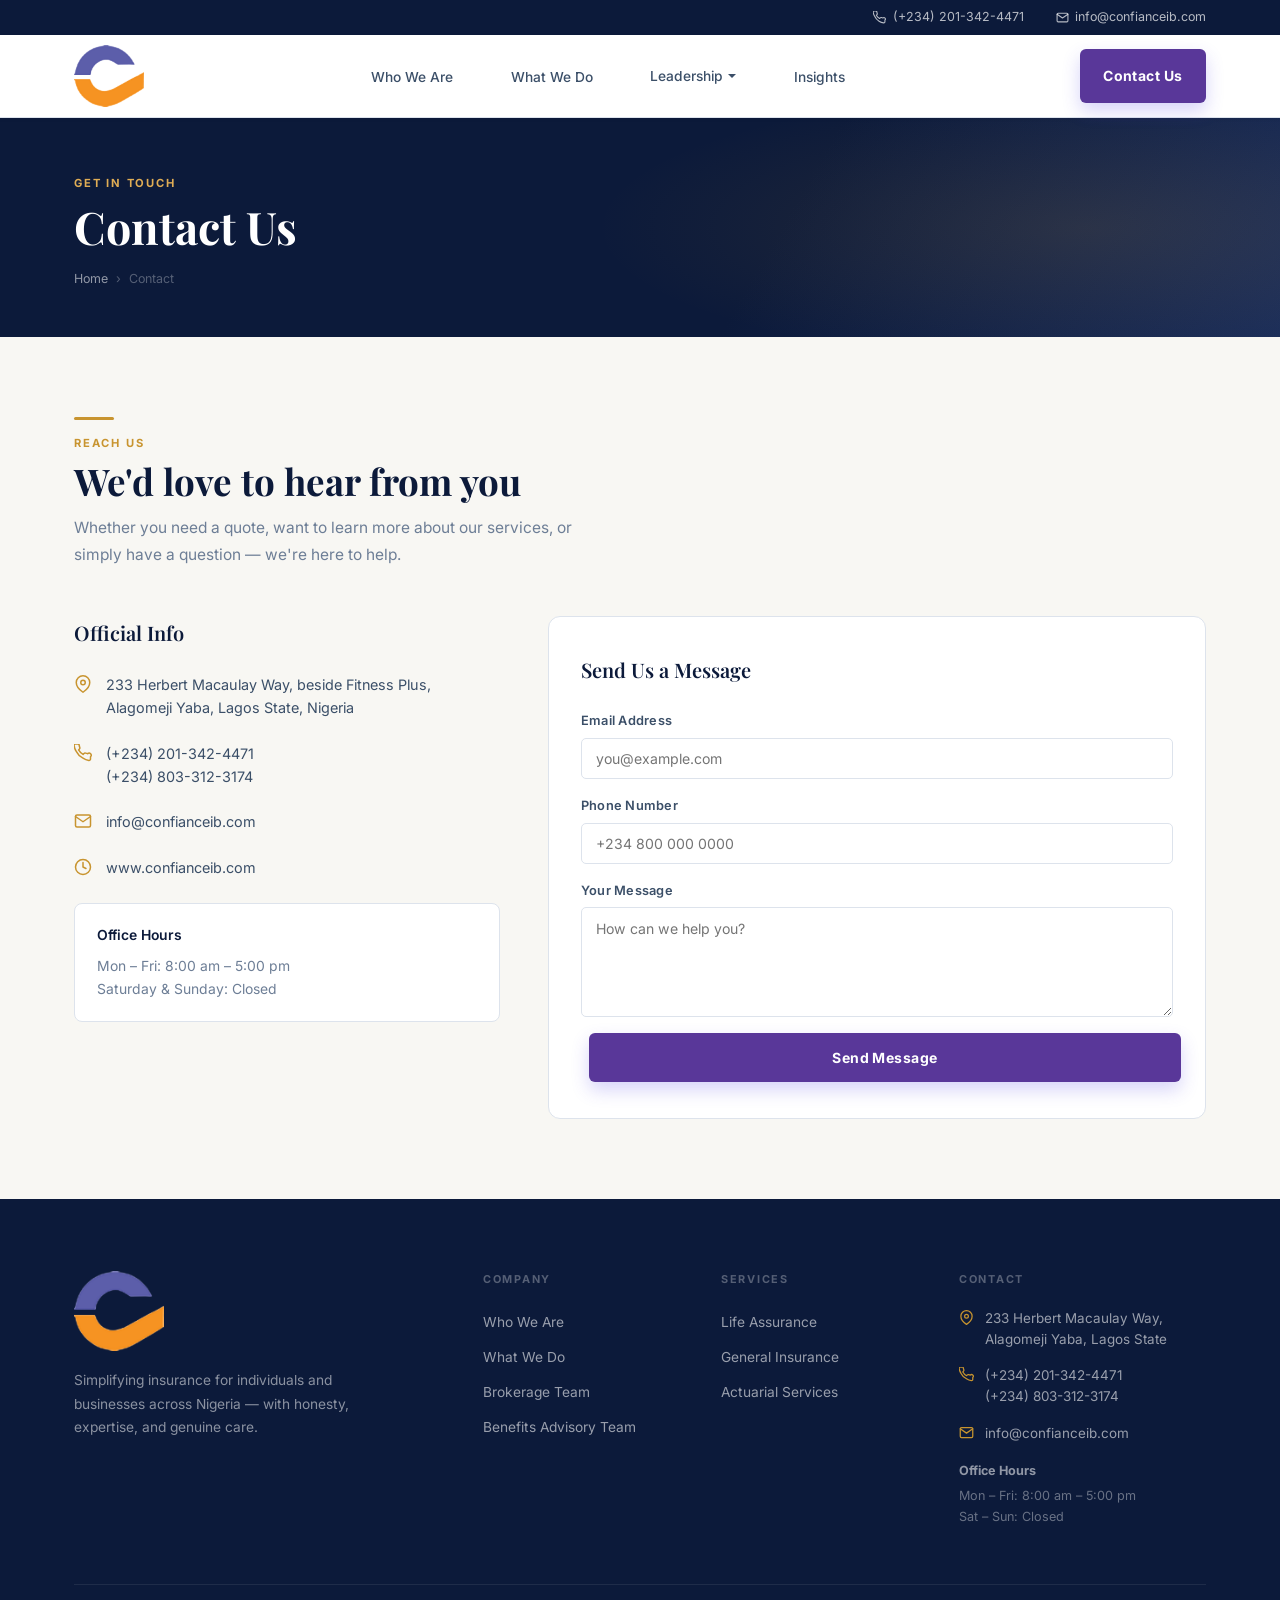
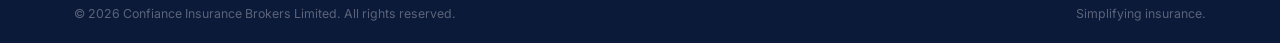
<file: files/contact.html>
<!DOCTYPE html>
<html lang="en">
<head>
<meta charset="UTF-8"/><meta name="viewport" content="width=device-width,initial-scale=1"/>
<title>Contact Us – Confiance Insurance Brokers Limited</title>
<meta name="description" content="Get in touch with Confiance Insurance Brokers Limited — we're ready to help you find the right coverage."/>
<link rel="preconnect" href="https://fonts.googleapis.com"/><link rel="preconnect" href="https://fonts.gstatic.com" crossorigin/>
<link href="https://fonts.googleapis.com/css2?family=Playfair+Display:ital,wght@0,400;0,600;0,700;1,400&family=Inter:wght@300;400;500;600;700&display=swap" rel="stylesheet"/>
<link rel="stylesheet" href="style.css"/>
</head>
<body>
<div class="topbar" role="complementary">
  <div class="wrap">
    <a href="tel:+2342013424471"><svg width="13" height="13" viewBox="0 0 24 24" fill="none" stroke="currentColor" stroke-width="2" stroke-linecap="round" stroke-linejoin="round"><path d="M22 16.92v3a2 2 0 01-2.18 2 19.79 19.79 0 01-8.63-3.07A19.5 19.5 0 013.07 9.81 19.79 19.79 0 01.16 1.22 2 2 0 012.12 0h3a2 2 0 012 1.72c.127.96.361 1.903.7 2.81a2 2 0 01-.45 2.11L6.09 7.91a16 16 0 006 6l1.27-1.27a2 2 0 012.11-.45c.907.339 1.85.573 2.81.7A2 2 0 0122 16.92z"/></svg>(+234) 201-342-4471</a>
    <a href="mailto:info@confianceib.com"><svg width="13" height="13" viewBox="0 0 24 24" fill="none" stroke="currentColor" stroke-width="2" stroke-linecap="round" stroke-linejoin="round"><path d="M4 4h16c1.1 0 2 .9 2 2v12c0 1.1-.9 2-2 2H4c-1.1 0-2-.9-2-2V6c0-1.1.9-2 2-2z"/><polyline points="22,6 12,13 2,6"/></svg>info@confianceib.com</a>
  </div>
</div>
<header id="site-header">
  <div class="wrap">
    <nav class="main-nav" aria-label="Main navigation">
     <a href="index.html" class="logo" aria-label="Confiance Home">
  <img src="confianceLogo.png" alt="Confiance Insurance Brokers Ltd">
</a>
      <ul class="nav-links" role="list">
        <li><a href="who-we-are.html" id="nav-who">Who We Are</a></li>
        <li><a href="what-we-do.html" id="nav-wwd">What We Do</a></li>
        <li class="has-drop">
          <button aria-haspopup="true" aria-expanded="false">Leadership</button>
          <ul class="drop-menu" role="menu">
            <li><a href="brokerage.html" id="nav-brok" role="menuitem">Insurance Brokerage</a></li>
<li><a href="advisory.html" id="nav-adv" role="menuitem">Employee Benefits Advisory</a></li>
          </ul>
        </li>
        <li><a href="insights.html" id="nav-ins">Insights</a></li>
      </ul>
      <a href="contact.html" class="btn nav-cta" id="nav-con">Contact Us</a>
      <button class="burger" id="burger-btn" aria-label="Open navigation menu" aria-expanded="false">
        <span></span><span></span><span></span>
      </button>
    </nav>
  </div>
</header>
<div id="mobile-nav" role="dialog" aria-modal="true" aria-label="Navigation menu">
  <div class="mob-head">
     <a href="index.html" class="logo" aria-label="Confiance Home">
  <img src="confianceLogo.png" alt="Confiance Insurance Brokers Ltd">
</a>
    <button class="mob-close" id="mob-close-btn" aria-label="Close menu">✕</button>
  </div>
  <ul>
    <li><a href="who-we-are.html">Who We Are</a></li>
    <li><a href="what-we-do.html">What We Do</a></li>
    <li>
      <button class="mob-sub-trigger" id="mob-drop-btn" aria-expanded="false">Leadership <span id="mob-drop-arrow">▾</span></button>
      <ul class="mob-sub" id="mob-sub-menu">
  <li><a href="insurance-brokerage.html">Insurance Brokerage</a></li>
  <li><a href="employee-benefits-advisory.html">Employee Benefits Advisory</a></li>
</ul>
    </li>
    <li><a href="insights.html">Insights</a></li>
  </ul>
  <a href="contact.html" class="btn nav-cta">Contact Us</a>
</div>
<main>
<div class="page-hero">
  <div class="wrap page-hero-inner">
    <p class="eyebrow" style="color:var(--gold2)">Get in Touch</p>
    <h1>Contact Us</h1>
    <nav class="breadcrumb" aria-label="Breadcrumb"><a href="index.html">Home</a><span>›</span><span>Contact</span></nav>
  </div>
</div>
<section style="padding:5rem 0;background:var(--cream)">
  <div class="wrap">
    <span class="gold-bar" aria-hidden="true"></span>
    <p class="eyebrow">Reach Us</p>
    <h2 class="sec-title">We'd love to hear from you</h2>
    <p class="sec-sub">Whether you need a quote, want to learn more about our services, or simply have a question — we're here to help.</p>
    <div class="contact-grid">
      <div class="contact-info">
        <h3>Official Info</h3>
        <div class="contact-detail"><svg viewBox="0 0 24 24" fill="none" stroke="currentColor" stroke-width="2" stroke-linecap="round" stroke-linejoin="round"><path d="M21 10c0 7-9 13-9 13s-9-6-9-13a9 9 0 0118 0z"/><circle cx="12" cy="10" r="3"/></svg><span>233 Herbert Macaulay Way, beside Fitness Plus, Alagomeji Yaba, Lagos State, Nigeria</span></div>
        <div class="contact-detail"><svg viewBox="0 0 24 24" fill="none" stroke="currentColor" stroke-width="2" stroke-linecap="round" stroke-linejoin="round"><path d="M22 16.92v3a2 2 0 01-2.18 2A19.79 19.79 0 0112 18.9a19.5 19.5 0 01-9-9 19.79 19.79 0 01-3-8.82A2 2 0 012 0h3a2 2 0 012 1.72c.127.96.361 1.903.7 2.81a2 2 0 01-.45 2.11L6.09 7.91a16 16 0 006 6l1.27-1.27a2 2 0 012.11-.45c.907.339 1.85.573 2.81.7A2 2 0 0122 16.92z"/></svg><div><a href="tel:+2342013424471">(+234) 201-342-4471</a><br><a href="tel:+2348033123174">(+234) 803-312-3174</a></div></div>
        <div class="contact-detail"><svg viewBox="0 0 24 24" fill="none" stroke="currentColor" stroke-width="2" stroke-linecap="round" stroke-linejoin="round"><path d="M4 4h16c1.1 0 2 .9 2 2v12c0 1.1-.9 2-2 2H4c-1.1 0-2-.9-2-2V6c0-1.1.9-2 2-2z"/><polyline points="22,6 12,13 2,6"/></svg><a href="mailto:info@confianceib.com">info@confianceib.com</a></div>
        <div class="contact-detail"><svg viewBox="0 0 24 24" fill="none" stroke="currentColor" stroke-width="2" stroke-linecap="round" stroke-linejoin="round"><circle cx="12" cy="12" r="10"/><polyline points="12 6 12 12 16 14"/></svg><span>www.confianceib.com</span></div>
        <div class="hours-box"><strong>Office Hours</strong>Mon – Fri: 8:00 am – 5:00 pm<br>Saturday &amp; Sunday: Closed</div>
      </div>
      <div class="form-box">
        <h3>Send Us a Message</h3>
        <form id="contact-form" novalidate>
          
          <div class="form-group"><label for="f-email">Email Address</label><input type="email" id="f-email" placeholder="you@example.com" required autocomplete="email"/></div>
          <div class="form-group"><label for="f-phone">Phone Number</label><input type="tel" id="f-phone" placeholder="+234 800 000 0000" autocomplete="tel"/></div>
        
          <div class="form-group"><label for="f-msg">Your Message</label><textarea id="f-msg" rows="4" placeholder="How can we help you?" required></textarea></div>
          <button type="submit" class="btn nav-cta" style="width:100%;justify-content:center">Send Message</button>
          <div class="form-success" id="form-success" role="alert">✓ Thank you! Your message has been received. We'll be in touch shortly.</div>
        </form>
      </div>
    </div>
  </div>
</section>
</main>
<footer>
  <div class="wrap">
    <div class="footer-grid">
      <div>
       <a href="index.html" class="footer-logo" aria-label="Confiance Home">
  <img src="confianceLogo.png" alt="Confiance Insurance Brokers Ltd">
</a>
        <p class="footer-about">Simplifying insurance for individuals and businesses across Nigeria — with honesty, expertise, and genuine care.</p>
      </div>
      <div class="footer-col">
        <h5>Company</h5>
        <ul>
          <li><a href="who-we-are.html">Who We Are</a></li>
          <li><a href="what-we-do.html">What We Do</a></li>
          <li><a href="brokerage.html">Brokerage Team</a></li>
          <li><a href="advisory.html">Benefits Advisory Team</a></li>
        </ul>
      </div>
      <div class="footer-col">
        <h5>Services</h5>
        <ul>
          <li><a href="insurance-brokerage.html">Life Assurance</a></li>
          <li><a href="insurance-brokerage.html">General Insurance</a></li>
          <li><a href="employee-benefits-advisory.html">Actuarial Services</a></li>
        </ul>
      </div>
      <div class="footer-col">
        <h5>Contact</h5>
        <div class="footer-contact-item"><svg viewBox="0 0 24 24" fill="none" stroke="currentColor" stroke-width="2" stroke-linecap="round" stroke-linejoin="round"><path d="M21 10c0 7-9 13-9 13s-9-6-9-13a9 9 0 0118 0z"/><circle cx="12" cy="10" r="3"/></svg><span>233 Herbert Macaulay Way, Alagomeji Yaba, Lagos State</span></div>
        <div class="footer-contact-item"><svg viewBox="0 0 24 24" fill="none" stroke="currentColor" stroke-width="2" stroke-linecap="round" stroke-linejoin="round"><path d="M22 16.92v3a2 2 0 01-2.18 2A19.79 19.79 0 0112 18.9a19.5 19.5 0 01-9-9 19.79 19.79 0 01-3-8.82A2 2 0 012 0h3a2 2 0 012 1.72c.127.96.361 1.903.7 2.81a2 2 0 01-.45 2.11L6.09 7.91a16 16 0 006 6l1.27-1.27a2 2 0 012.11-.45c.907.339 1.85.573 2.81.7A2 2 0 0122 16.92z"/></svg><div><a href="tel:+2342013424471">(+234) 201-342-4471</a><br><a href="tel:+2348033123174">(+234) 803-312-3174</a></div></div>
        <div class="footer-contact-item"><svg viewBox="0 0 24 24" fill="none" stroke="currentColor" stroke-width="2" stroke-linecap="round" stroke-linejoin="round"><path d="M4 4h16c1.1 0 2 .9 2 2v12c0 1.1-.9 2-2 2H4c-1.1 0-2-.9-2-2V6c0-1.1.9-2 2-2z"/><polyline points="22,6 12,13 2,6"/></svg><a href="mailto:info@confianceib.com">info@confianceib.com</a></div>
        <div class="footer-hours"><strong>Office Hours</strong>Mon – Fri: 8:00 am – 5:00 pm<br>Sat – Sun: Closed</div>
      </div>
    </div>
    <div class="footer-bottom">
      <p>© 2026 Confiance Insurance Brokers Limited. All rights reserved.</p>
      <p>Simplifying insurance.</p>
    </div>
  </div>
</footer>
<script src="index.js"></script>
<script>
/* Mobile nav */
const burger = document.getElementById('burger-btn');
const mobNav = document.getElementById('mobile-nav');
const mobClose = document.getElementById('mob-close-btn');
const mobDrop = document.getElementById('mob-drop-btn');
const mobSub  = document.getElementById('mob-sub-menu');
const mobArrow= document.getElementById('mob-drop-arrow');

function openMob()  { mobNav.classList.add('open');  burger.setAttribute('aria-expanded','true');  document.body.style.overflow='hidden'; }
function closeMob() { mobNav.classList.remove('open');burger.setAttribute('aria-expanded','false'); document.body.style.overflow=''; }

if(burger)  burger.addEventListener('click', openMob);
if(mobClose) mobClose.addEventListener('click', closeMob);
document.addEventListener('keydown', e => { if(e.key==='Escape'){ closeMob(); closeModal && closeModal(); } });
if(mobDrop) mobDrop.addEventListener('click', () => {
  const o = mobSub.classList.toggle('open');
  mobArrow.textContent = o ? '▴' : '▾';
  mobDrop.setAttribute('aria-expanded', String(o));
});

/* Active nav link highlight */
const page = location.pathname.split('/').pop() || 'index.html';
const map = {
  'index.html':'nav-home','who-we-are.html':'nav-who','what-we-do.html':'nav-wwd',
  'brokerage.html':'nav-brok','advisory.html':'nav-adv',
  'insights.html':'nav-ins','contact.html':'nav-con',
  'insurance-brokerage.html':'nav-wwd','employee-benefits-advisory.html':'nav-wwd',
  'leaderships.html':'nav-brok'
};
const activeId = map[page];
if(activeId){ const el=document.getElementById(activeId); if(el) el.classList.add('active'); }

document.getElementById('contact-form').addEventListener('submit', function(e) {
  e.preventDefault();
  document.getElementById('form-success').classList.add('show');
  this.reset();
  setTimeout(() => document.getElementById('form-success').classList.remove('show'), 6000);
});
</script>
</body></html>
</file>
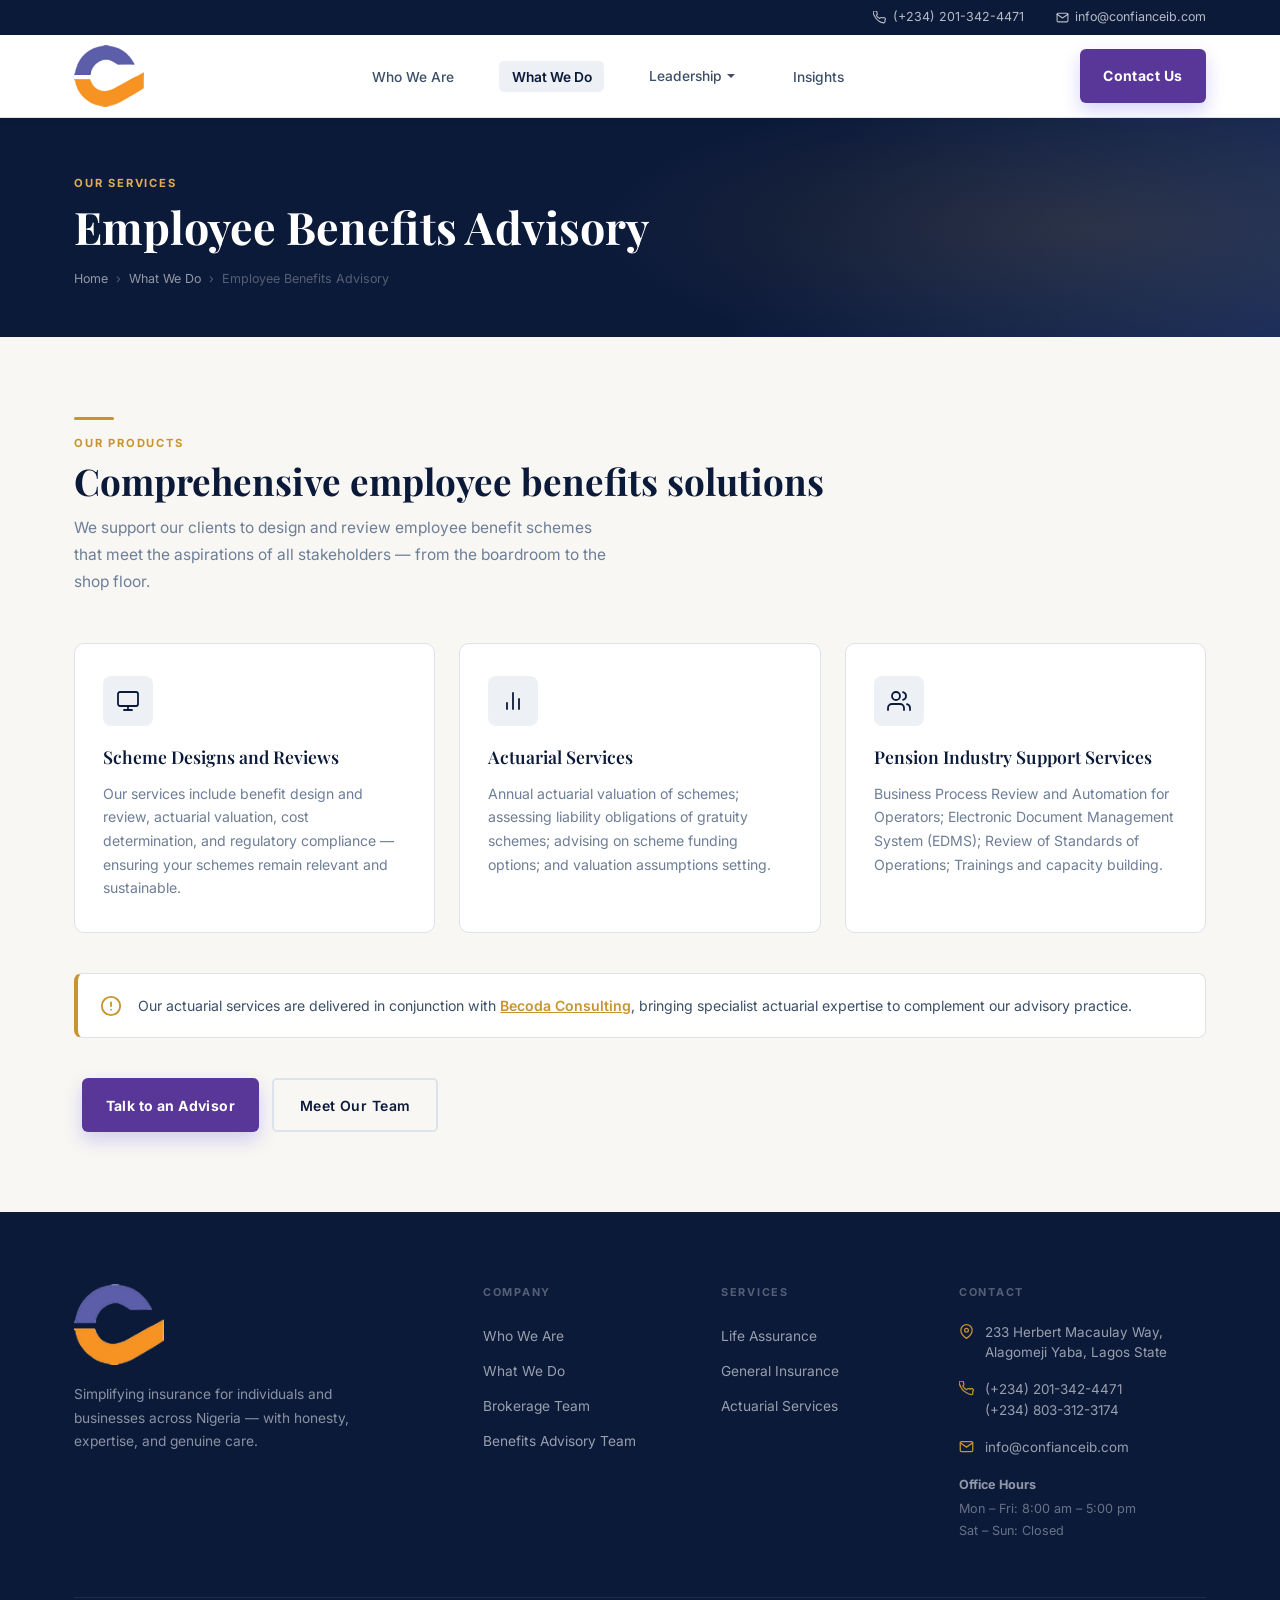
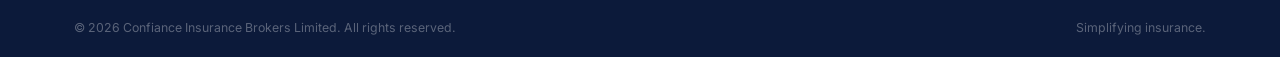
<file: files/employee-benefits-advisory.html>
<!DOCTYPE html>
<html lang="en">
<head>
<meta charset="UTF-8"/><meta name="viewport" content="width=device-width,initial-scale=1"/>
<title>Employee Benefits Advisory – Confiance Insurance Brokers Limited</title>
<meta name="description" content="Confiance Employee Benefits Advisory — scheme design, actuarial services, and pension industry support."/>
<link rel="preconnect" href="https://fonts.googleapis.com"/><link rel="preconnect" href="https://fonts.gstatic.com" crossorigin/>
<link href="https://fonts.googleapis.com/css2?family=Playfair+Display:ital,wght@0,400;0,600;0,700;1,400&family=Inter:wght@300;400;500;600;700&display=swap" rel="stylesheet"/>
<link rel="stylesheet" href="style.css"/>
<style>
.eb-grid{display:grid;grid-template-columns:repeat(auto-fill,minmax(290px,1fr));gap:1.5rem;margin-top:3rem}
.eb-card{background:#fff;border:1px solid var(--border);border-radius:10px;padding:2rem 1.75rem;transition:box-shadow var(--t),transform var(--t)}
.eb-card:hover{box-shadow:var(--sh2);transform:translateY(-3px)}
.eb-card h3{font-family:var(--fd);font-size:1.1rem;font-weight:600;color:var(--navy);margin-bottom:.65rem}
.eb-card p{font-size:.88rem;color:var(--muted);line-height:1.68}
</style>
</head>
<body>
<div class="topbar" role="complementary">
  <div class="wrap">
    <a href="tel:+2342013424471"><svg width="13" height="13" viewBox="0 0 24 24" fill="none" stroke="currentColor" stroke-width="2" stroke-linecap="round" stroke-linejoin="round"><path d="M22 16.92v3a2 2 0 01-2.18 2 19.79 19.79 0 01-8.63-3.07A19.5 19.5 0 013.07 9.81 19.79 19.79 0 01.16 1.22 2 2 0 012.12 0h3a2 2 0 012 1.72c.127.96.361 1.903.7 2.81a2 2 0 01-.45 2.11L6.09 7.91a16 16 0 006 6l1.27-1.27a2 2 0 012.11-.45c.907.339 1.85.573 2.81.7A2 2 0 0122 16.92z"/></svg>(+234) 201-342-4471</a>
    <a href="mailto:info@confianceib.com"><svg width="13" height="13" viewBox="0 0 24 24" fill="none" stroke="currentColor" stroke-width="2" stroke-linecap="round" stroke-linejoin="round"><path d="M4 4h16c1.1 0 2 .9 2 2v12c0 1.1-.9 2-2 2H4c-1.1 0-2-.9-2-2V6c0-1.1.9-2 2-2z"/><polyline points="22,6 12,13 2,6"/></svg>info@confianceib.com</a>
  </div>
</div>
<header id="site-header">
  <div class="wrap">
    <nav class="main-nav" aria-label="Main navigation">
     <a href="index.html" class="logo" aria-label="Confiance Home">
  <img src="confianceLogo.png" alt="Confiance Insurance Brokers Ltd">
</a>
      <ul class="nav-links" role="list">
        <li><a href="who-we-are.html" id="nav-who">Who We Are</a></li>
        <li><a href="what-we-do.html" id="nav-wwd">What We Do</a></li>
        <li class="has-drop">
          <button aria-haspopup="true" aria-expanded="false">Leadership</button>
          <ul class="drop-menu" role="menu">
            <li><a href="brokerage.html" id="nav-brok" role="menuitem">Insurance Brokerage</a></li>
<li><a href="advisory.html" id="nav-adv" role="menuitem">Employee Benefits Advisory</a></li>
          </ul>
        </li>
        <li><a href="insights.html" id="nav-ins">Insights</a></li>
      </ul>
      <a href="contact.html" class="btn nav-cta" id="nav-con">Contact Us</a>
      <button class="burger" id="burger-btn" aria-label="Open navigation menu" aria-expanded="false">
        <span></span><span></span><span></span>
      </button>
    </nav>
  </div>
</header>
<div id="mobile-nav" role="dialog" aria-modal="true" aria-label="Navigation menu">
  <div class="mob-head">
     <a href="index.html" class="logo" aria-label="Confiance Home">
  <img src="confianceLogo.png" alt="Confiance Insurance Brokers Ltd">
</a>
    <button class="mob-close" id="mob-close-btn" aria-label="Close menu">✕</button>
  </div>
  <ul>
    <li><a href="who-we-are.html">Who We Are</a></li>
    <li><a href="what-we-do.html">What We Do</a></li>
    <li>
      <button class="mob-sub-trigger" id="mob-drop-btn" aria-expanded="false">Leadership <span id="mob-drop-arrow">▾</span></button>
      <ul class="mob-sub" id="mob-sub-menu">
  <li><a href="insurance-brokerage.html">Insurance Brokerage</a></li>
  <li><a href="employee-benefits-advisory.html">Employee Benefits Advisory</a></li>
</ul>
    </li>
    <li><a href="insights.html">Insights</a></li>
  </ul>
  <a href="contact.html" class="btn nav-cta">Contact Us</a>
</div>
<main>
<div class="page-hero">
  <div class="wrap page-hero-inner">
    <p class="eyebrow" style="color:var(--gold2)">Our Services</p>
    <h1>Employee Benefits Advisory</h1>
    <nav class="breadcrumb" aria-label="Breadcrumb"><a href="index.html">Home</a><span>›</span><a href="what-we-do.html">What We Do</a><span>›</span><span>Employee Benefits Advisory</span></nav>
  </div>
</div>
<section style="padding:5rem 0;background:var(--cream)">
  <div class="wrap">
    <span class="gold-bar" aria-hidden="true"></span>
    <p class="eyebrow">Our Products</p>
    <h2 class="sec-title">Comprehensive employee benefits solutions</h2>
    <p class="sec-sub">We support our clients to design and review employee benefit schemes that meet the aspirations of all stakeholders — from the boardroom to the shop floor.</p>
    <div class="eb-grid">
      <div class="eb-card">
        <div class="service-icon" style="margin-bottom:1rem" aria-hidden="true"><svg viewBox="0 0 24 24" fill="none" stroke="currentColor" stroke-width="1.8" stroke-linecap="round" stroke-linejoin="round"><rect x="2" y="3" width="20" height="14" rx="2"/><line x1="8" y1="21" x2="16" y2="21"/><line x1="12" y1="17" x2="12" y2="21"/></svg></div>
        <h3>Scheme Designs and Reviews</h3>
        <p>Our services include benefit design and review, actuarial valuation, cost determination, and regulatory compliance — ensuring your schemes remain relevant and sustainable.</p>
      </div>
      <div class="eb-card">
        <div class="service-icon" style="margin-bottom:1rem" aria-hidden="true"><svg viewBox="0 0 24 24" fill="none" stroke="currentColor" stroke-width="1.8" stroke-linecap="round" stroke-linejoin="round"><line x1="18" y1="20" x2="18" y2="10"/><line x1="12" y1="20" x2="12" y2="4"/><line x1="6" y1="20" x2="6" y2="14"/></svg></div>
        <h3>Actuarial Services</h3>
        <p>Annual actuarial valuation of schemes; assessing liability obligations of gratuity schemes; advising on scheme funding options; and valuation assumptions setting.</p>
      </div>
      <div class="eb-card">
        <div class="service-icon" style="margin-bottom:1rem" aria-hidden="true"><svg viewBox="0 0 24 24" fill="none" stroke="currentColor" stroke-width="1.8" stroke-linecap="round" stroke-linejoin="round"><path d="M17 21v-2a4 4 0 00-4-4H5a4 4 0 00-4 4v2"/><circle cx="9" cy="7" r="4"/><path d="M23 21v-2a4 4 0 00-3-3.87"/><path d="M16 3.13a4 4 0 010 7.75"/></svg></div>
        <h3>Pension Industry Support Services</h3>
        <p>Business Process Review and Automation for Operators; Electronic Document Management System (EDMS); Review of Standards of Operations; Trainings and capacity building.</p>
      </div>
    </div>
    <div class="partner-note" style="margin-top:2.5rem">
      <svg viewBox="0 0 24 24" fill="none" stroke="currentColor" stroke-width="2" stroke-linecap="round" stroke-linejoin="round"><circle cx="12" cy="12" r="10"/><line x1="12" y1="8" x2="12" y2="12"/><line x1="12" y1="16" x2="12.01" y2="16"/></svg>
      <p>Our actuarial services are delivered in conjunction with <a href="https://becodaconsulting.com/" target="_blank" rel="noopener noreferrer">Becoda Consulting</a>, bringing specialist actuarial expertise to complement our advisory practice.</p>
    </div>
    <div style="margin-top:2.5rem;display:flex;gap:.85rem;flex-wrap:wrap">
      <a href="contact.html" class="btn nav-cta">Talk to an Advisor</a>
      <a href="advisory.html" class="btn btn-outline">Meet Our Team</a>
    </div>
  </div>
</section>
</main>
<footer>
  <div class="wrap">
    <div class="footer-grid">
      <div>
       <a href="index.html" class="footer-logo" aria-label="Confiance Home">
  <img src="confianceLogo.png" alt="Confiance Insurance Brokers Ltd">
</a>
        <p class="footer-about">Simplifying insurance for individuals and businesses across Nigeria — with honesty, expertise, and genuine care.</p>
      </div>
      <div class="footer-col">
        <h5>Company</h5>
        <ul>
          <li><a href="who-we-are.html">Who We Are</a></li>
          <li><a href="what-we-do.html">What We Do</a></li>
          <li><a href="brokerage.html">Brokerage Team</a></li>
          <li><a href="advisory.html">Benefits Advisory Team</a></li>
        </ul>
      </div>
      <div class="footer-col">
        <h5>Services</h5>
        <ul>
          <li><a href="insurance-brokerage.html">Life Assurance</a></li>
          <li><a href="insurance-brokerage.html">General Insurance</a></li>
          <li><a href="employee-benefits-advisory.html">Actuarial Services</a></li>
        </ul>
      </div>
      <div class="footer-col">
        <h5>Contact</h5>
        <div class="footer-contact-item"><svg viewBox="0 0 24 24" fill="none" stroke="currentColor" stroke-width="2" stroke-linecap="round" stroke-linejoin="round"><path d="M21 10c0 7-9 13-9 13s-9-6-9-13a9 9 0 0118 0z"/><circle cx="12" cy="10" r="3"/></svg><span>233 Herbert Macaulay Way, Alagomeji Yaba, Lagos State</span></div>
        <div class="footer-contact-item"><svg viewBox="0 0 24 24" fill="none" stroke="currentColor" stroke-width="2" stroke-linecap="round" stroke-linejoin="round"><path d="M22 16.92v3a2 2 0 01-2.18 2A19.79 19.79 0 0112 18.9a19.5 19.5 0 01-9-9 19.79 19.79 0 01-3-8.82A2 2 0 012 0h3a2 2 0 012 1.72c.127.96.361 1.903.7 2.81a2 2 0 01-.45 2.11L6.09 7.91a16 16 0 006 6l1.27-1.27a2 2 0 012.11-.45c.907.339 1.85.573 2.81.7A2 2 0 0122 16.92z"/></svg><div><a href="tel:+2342013424471">(+234) 201-342-4471</a><br><a href="tel:+2348033123174">(+234) 803-312-3174</a></div></div>
        <div class="footer-contact-item"><svg viewBox="0 0 24 24" fill="none" stroke="currentColor" stroke-width="2" stroke-linecap="round" stroke-linejoin="round"><path d="M4 4h16c1.1 0 2 .9 2 2v12c0 1.1-.9 2-2 2H4c-1.1 0-2-.9-2-2V6c0-1.1.9-2 2-2z"/><polyline points="22,6 12,13 2,6"/></svg><a href="mailto:info@confianceib.com">info@confianceib.com</a></div>
        <div class="footer-hours"><strong>Office Hours</strong>Mon – Fri: 8:00 am – 5:00 pm<br>Sat – Sun: Closed</div>
      </div>
    </div>
    <div class="footer-bottom">
      <p>© 2026 Confiance Insurance Brokers Limited. All rights reserved.</p>
      <p>Simplifying insurance.</p>
    </div>
  </div>
</footer>
<script src="index.js"></script>
<script>
/* Mobile nav */
const burger = document.getElementById('burger-btn');
const mobNav = document.getElementById('mobile-nav');
const mobClose = document.getElementById('mob-close-btn');
const mobDrop = document.getElementById('mob-drop-btn');
const mobSub  = document.getElementById('mob-sub-menu');
const mobArrow= document.getElementById('mob-drop-arrow');

function openMob()  { mobNav.classList.add('open');  burger.setAttribute('aria-expanded','true');  document.body.style.overflow='hidden'; }
function closeMob() { mobNav.classList.remove('open');burger.setAttribute('aria-expanded','false'); document.body.style.overflow=''; }

if(burger)  burger.addEventListener('click', openMob);
if(mobClose) mobClose.addEventListener('click', closeMob);
document.addEventListener('keydown', e => { if(e.key==='Escape'){ closeMob(); closeModal && closeModal(); } });
if(mobDrop) mobDrop.addEventListener('click', () => {
  const o = mobSub.classList.toggle('open');
  mobArrow.textContent = o ? '▴' : '▾';
  mobDrop.setAttribute('aria-expanded', String(o));
});

/* Active nav link highlight */
const page = location.pathname.split('/').pop() || 'index.html';
const map = {
  'index.html':'nav-home','who-we-are.html':'nav-who','what-we-do.html':'nav-wwd',
  'brokerage.html':'nav-brok','advisory.html':'nav-adv',
  'insights.html':'nav-ins','contact.html':'nav-con',
  'insurance-brokerage.html':'nav-wwd','employee-benefits-advisory.html':'nav-wwd',
  'leaderships.html':'nav-brok'
};
const activeId = map[page];
if(activeId){ const el=document.getElementById(activeId); if(el) el.classList.add('active'); }
</script>
</body></html>
</file>
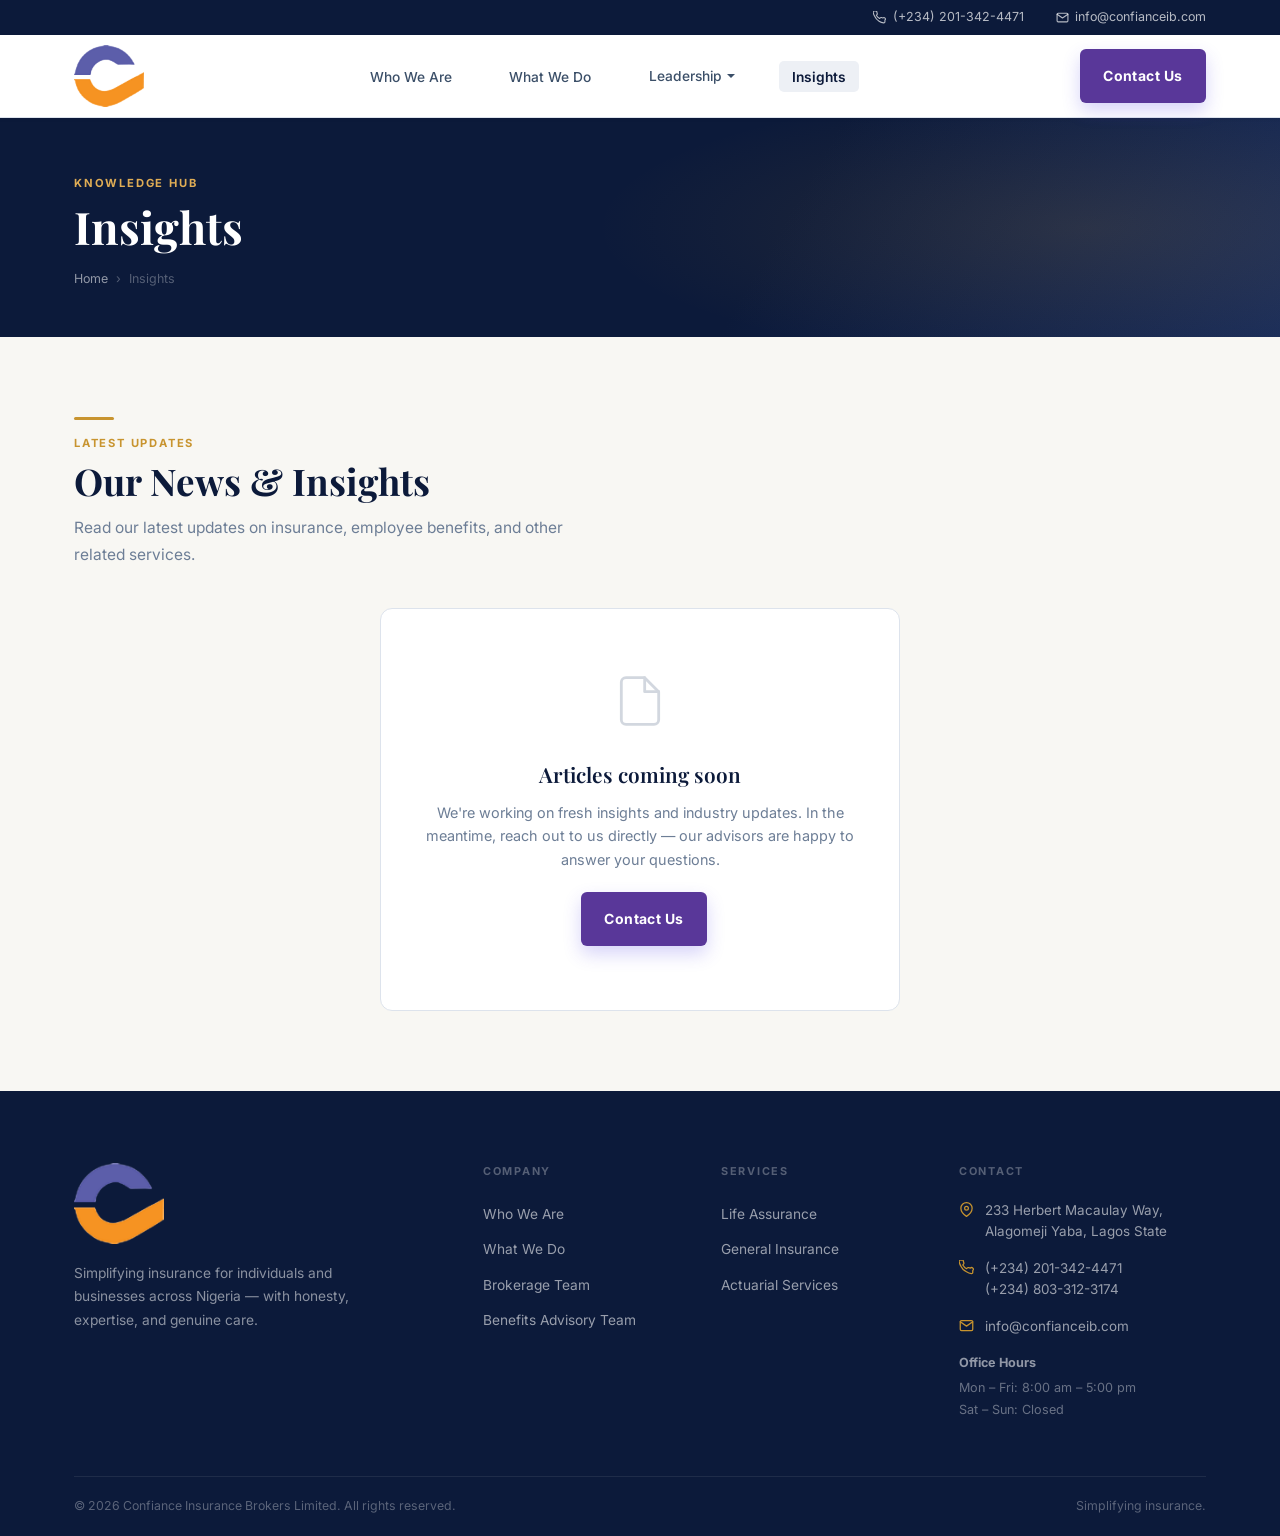
<file: files/insights.html>
<!DOCTYPE html>
<html lang="en">
<head>
<meta charset="UTF-8"/><meta name="viewport" content="width=device-width,initial-scale=1"/>
<title>Insights – Confiance Insurance Brokers Limited</title>
<meta name="description" content="Latest news and insights on insurance, employee benefits, and advisory services from Confiance."/>
<link rel="preconnect" href="https://fonts.googleapis.com"/><link rel="preconnect" href="https://fonts.gstatic.com" crossorigin/>
<link href="https://fonts.googleapis.com/css2?family=Playfair+Display:ital,wght@0,400;0,600;0,700;1,400&family=Inter:wght@300;400;500;600;700&display=swap" rel="stylesheet"/>
<link rel="stylesheet" href="style.css"/>
</head>
<body>
<div class="topbar" role="complementary">
  <div class="wrap">
    <a href="tel:+2342013424471"><svg width="13" height="13" viewBox="0 0 24 24" fill="none" stroke="currentColor" stroke-width="2" stroke-linecap="round" stroke-linejoin="round"><path d="M22 16.92v3a2 2 0 01-2.18 2 19.79 19.79 0 01-8.63-3.07A19.5 19.5 0 013.07 9.81 19.79 19.79 0 01.16 1.22 2 2 0 012.12 0h3a2 2 0 012 1.72c.127.96.361 1.903.7 2.81a2 2 0 01-.45 2.11L6.09 7.91a16 16 0 006 6l1.27-1.27a2 2 0 012.11-.45c.907.339 1.85.573 2.81.7A2 2 0 0122 16.92z"/></svg>(+234) 201-342-4471</a>
    <a href="mailto:info@confianceib.com"><svg width="13" height="13" viewBox="0 0 24 24" fill="none" stroke="currentColor" stroke-width="2" stroke-linecap="round" stroke-linejoin="round"><path d="M4 4h16c1.1 0 2 .9 2 2v12c0 1.1-.9 2-2 2H4c-1.1 0-2-.9-2-2V6c0-1.1.9-2 2-2z"/><polyline points="22,6 12,13 2,6"/></svg>info@confianceib.com</a>
  </div>
</div>
<header id="site-header">
  <div class="wrap">
    <nav class="main-nav" aria-label="Main navigation">
     <a href="index.html" class="logo" aria-label="Confiance Home">
  <img src="confianceLogo.png" alt="Confiance Insurance Brokers Ltd">
</a>
      <ul class="nav-links" role="list">
        <li><a href="who-we-are.html" id="nav-who">Who We Are</a></li>
        <li><a href="what-we-do.html" id="nav-wwd">What We Do</a></li>
        <li class="has-drop">
          <button aria-haspopup="true" aria-expanded="false">Leadership</button>
          <ul class="drop-menu" role="menu">
            <li><a href="brokerage.html" id="nav-brok" role="menuitem">Insurance Brokerage</a></li>
<li><a href="advisory.html" id="nav-adv" role="menuitem">Employee Benefits Advisory</a></li>
          </ul>
        </li>
        <li><a href="insights.html" id="nav-ins">Insights</a></li>
      </ul>
      <a href="contact.html" class="btn nav-cta" id="nav-con">Contact Us</a>
      <button class="burger" id="burger-btn" aria-label="Open navigation menu" aria-expanded="false">
        <span></span><span></span><span></span>
      </button>
    </nav>
  </div>
</header>
<div id="mobile-nav" role="dialog" aria-modal="true" aria-label="Navigation menu">
  <div class="mob-head">
     <a href="index.html" class="logo" aria-label="Confiance Home">
  <img src="confianceLogo.png" alt="Confiance Insurance Brokers Ltd">
</a>
    <button class="mob-close" id="mob-close-btn" aria-label="Close menu">✕</button>
  </div>
  <ul>
    <li><a href="who-we-are.html">Who We Are</a></li>
    <li><a href="what-we-do.html">What We Do</a></li>
    <li>
      <button class="mob-sub-trigger" id="mob-drop-btn" aria-expanded="false">Leadership <span id="mob-drop-arrow">▾</span></button>
      <ul class="mob-sub" id="mob-sub-menu">
  <li><a href="insurance-brokerage.html">Insurance Brokerage</a></li>
  <li><a href="employee-benefits-advisory.html">Employee Benefits Advisory</a></li>
</ul>
    </li>
    <li><a href="insights.html">Insights</a></li>
  </ul>
  <a href="contact.html" class="btn nav-cta">Contact Us</a>
</div>
<main>
<div class="page-hero">
  <div class="wrap page-hero-inner">
    <p class="eyebrow" style="color:var(--gold2)">Knowledge Hub</p>
    <h1>Insights</h1>
    <nav class="breadcrumb" aria-label="Breadcrumb"><a href="index.html">Home</a><span>›</span><span>Insights</span></nav>
  </div>
</div>
<section style="padding:5rem 0;background:var(--cream)">
  <div class="wrap">
    <span class="gold-bar" aria-hidden="true"></span>
    <p class="eyebrow">Latest Updates</p>
    <h2 class="sec-title">Our News &amp; Insights</h2>
    <p class="sec-sub">Read our latest updates on insurance, employee benefits, and other related services.</p>
    <div class="empty-state">
      <svg viewBox="0 0 24 24" fill="none" stroke="currentColor" stroke-width="1.2" stroke-linecap="round" stroke-linejoin="round"><path d="M14 2H6a2 2 0 00-2 2v16a2 2 0 002 2h12a2 2 0 002-2V8z"/><polyline points="14 2 14 8 20 8"/></svg>
      <h3>Articles coming soon</h3>
      <p>We're working on fresh insights and industry updates. In the meantime, reach out to us directly — our advisors are happy to answer your questions.</p>
      <a href="contact.html" class="btn nav-cta" style="margin-top:1.25rem">Contact Us</a>
    </div>
  </div>
</section>
</main>
<footer>
  <div class="wrap">
    <div class="footer-grid">
      <div>
       <a href="index.html" class="footer-logo" aria-label="Confiance Home">
  <img src="confianceLogo.png" alt="Confiance Insurance Brokers Ltd">
</a>
        <p class="footer-about">Simplifying insurance for individuals and businesses across Nigeria — with honesty, expertise, and genuine care.</p>
      </div>
      <div class="footer-col">
        <h5>Company</h5>
        <ul>
          <li><a href="who-we-are.html">Who We Are</a></li>
          <li><a href="what-we-do.html">What We Do</a></li>
          <li><a href="brokerage.html">Brokerage Team</a></li>
          <li><a href="advisory.html">Benefits Advisory Team</a></li>
        </ul>
      </div>
      <div class="footer-col">
        <h5>Services</h5>
        <ul>
          <li><a href="insurance-brokerage.html">Life Assurance</a></li>
          <li><a href="insurance-brokerage.html">General Insurance</a></li>
          <li><a href="employee-benefits-advisory.html">Actuarial Services</a></li>
        </ul>
      </div>
      <div class="footer-col">
        <h5>Contact</h5>
        <div class="footer-contact-item"><svg viewBox="0 0 24 24" fill="none" stroke="currentColor" stroke-width="2" stroke-linecap="round" stroke-linejoin="round"><path d="M21 10c0 7-9 13-9 13s-9-6-9-13a9 9 0 0118 0z"/><circle cx="12" cy="10" r="3"/></svg><span>233 Herbert Macaulay Way, Alagomeji Yaba, Lagos State</span></div>
        <div class="footer-contact-item"><svg viewBox="0 0 24 24" fill="none" stroke="currentColor" stroke-width="2" stroke-linecap="round" stroke-linejoin="round"><path d="M22 16.92v3a2 2 0 01-2.18 2A19.79 19.79 0 0112 18.9a19.5 19.5 0 01-9-9 19.79 19.79 0 01-3-8.82A2 2 0 012 0h3a2 2 0 012 1.72c.127.96.361 1.903.7 2.81a2 2 0 01-.45 2.11L6.09 7.91a16 16 0 006 6l1.27-1.27a2 2 0 012.11-.45c.907.339 1.85.573 2.81.7A2 2 0 0122 16.92z"/></svg><div><a href="tel:+2342013424471">(+234) 201-342-4471</a><br><a href="tel:+2348033123174">(+234) 803-312-3174</a></div></div>
        <div class="footer-contact-item"><svg viewBox="0 0 24 24" fill="none" stroke="currentColor" stroke-width="2" stroke-linecap="round" stroke-linejoin="round"><path d="M4 4h16c1.1 0 2 .9 2 2v12c0 1.1-.9 2-2 2H4c-1.1 0-2-.9-2-2V6c0-1.1.9-2 2-2z"/><polyline points="22,6 12,13 2,6"/></svg><a href="mailto:info@confianceib.com">info@confianceib.com</a></div>
        <div class="footer-hours"><strong>Office Hours</strong>Mon – Fri: 8:00 am – 5:00 pm<br>Sat – Sun: Closed</div>
      </div>
    </div>
    <div class="footer-bottom">
      <p>© 2026 Confiance Insurance Brokers Limited. All rights reserved.</p>
      <p>Simplifying insurance.</p>
    </div>
  </div>
</footer>
<script src="index.js"></script>
<script>
/* Mobile nav */
const burger = document.getElementById('burger-btn');
const mobNav = document.getElementById('mobile-nav');
const mobClose = document.getElementById('mob-close-btn');
const mobDrop = document.getElementById('mob-drop-btn');
const mobSub  = document.getElementById('mob-sub-menu');
const mobArrow= document.getElementById('mob-drop-arrow');

function openMob()  { mobNav.classList.add('open');  burger.setAttribute('aria-expanded','true');  document.body.style.overflow='hidden'; }
function closeMob() { mobNav.classList.remove('open');burger.setAttribute('aria-expanded','false'); document.body.style.overflow=''; }

if(burger)  burger.addEventListener('click', openMob);
if(mobClose) mobClose.addEventListener('click', closeMob);
document.addEventListener('keydown', e => { if(e.key==='Escape'){ closeMob(); closeModal && closeModal(); } });
if(mobDrop) mobDrop.addEventListener('click', () => {
  const o = mobSub.classList.toggle('open');
  mobArrow.textContent = o ? '▴' : '▾';
  mobDrop.setAttribute('aria-expanded', String(o));
});

/* Active nav link highlight */
const page = location.pathname.split('/').pop() || 'index.html';
const map = {
  'index.html':'nav-home','who-we-are.html':'nav-who','what-we-do.html':'nav-wwd',
  'brokerage.html':'nav-brok','advisory.html':'nav-adv',
  'insights.html':'nav-ins','contact.html':'nav-con',
  'insurance-brokerage.html':'nav-wwd','employee-benefits-advisory.html':'nav-wwd',
  'leaderships.html':'nav-brok'
};
const activeId = map[page];
if(activeId){ const el=document.getElementById(activeId); if(el) el.classList.add('active'); }
</script>
</body></html>
</file>
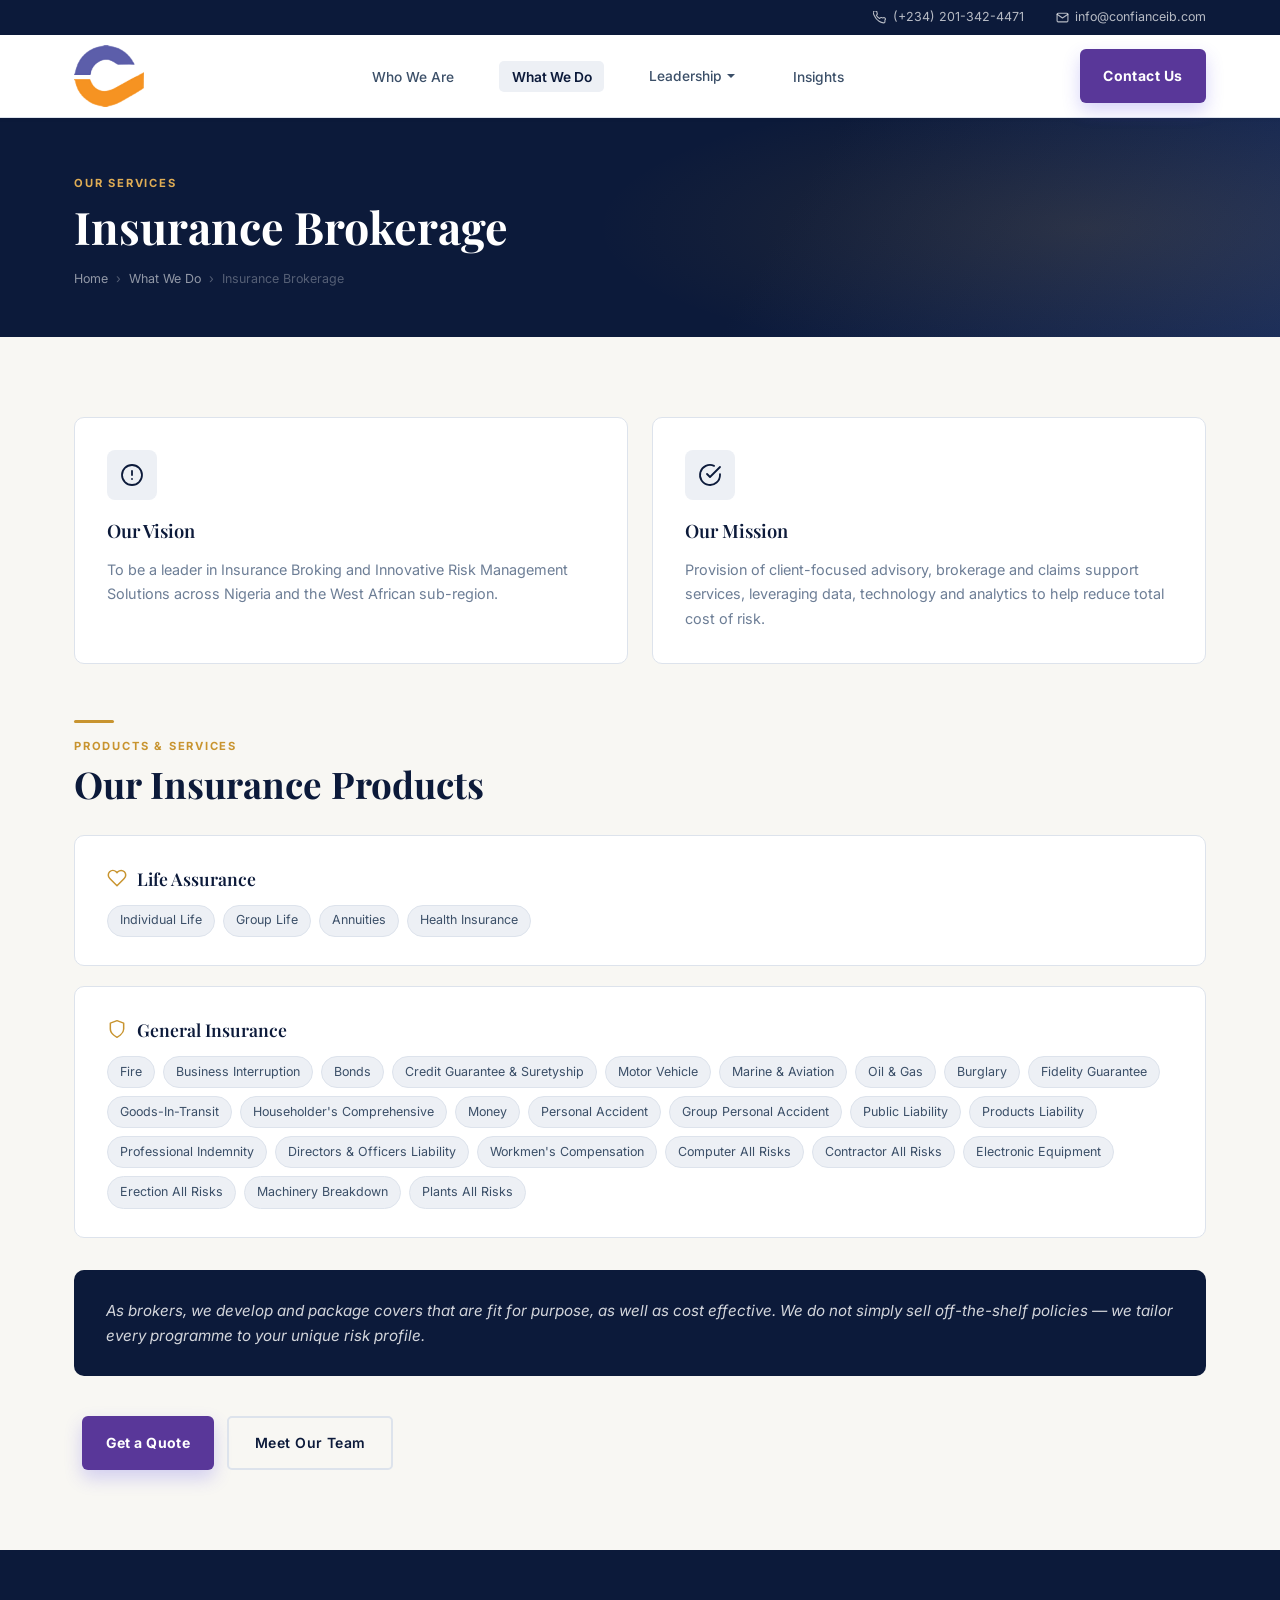
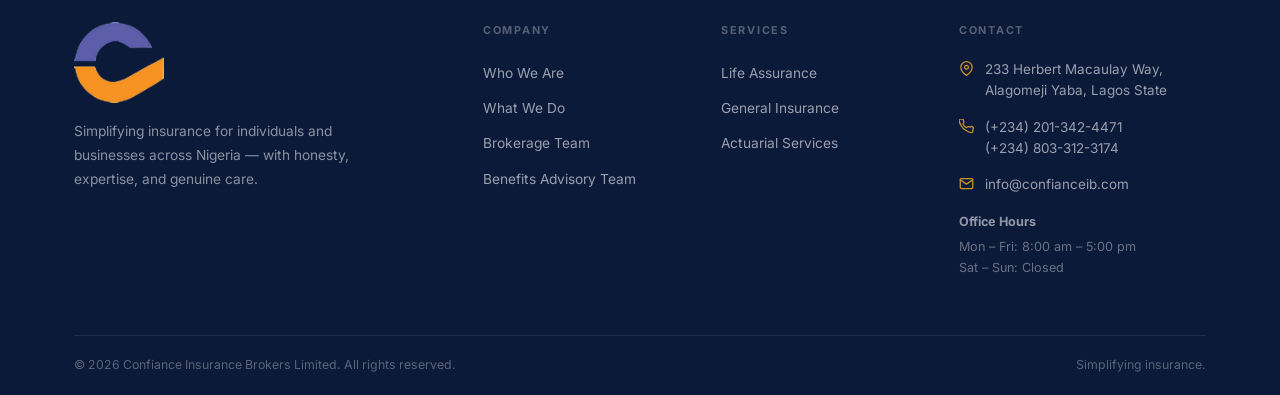
<file: files/insurance-brokerage.html>
<!DOCTYPE html>
<html lang="en">
<head>
<meta charset="UTF-8"/><meta name="viewport" content="width=device-width,initial-scale=1"/>
<title>Insurance Brokerage – Confiance Insurance Brokers Limited</title>
<meta name="description" content="Confiance Insurance Brokerage — Life Assurance and General Insurance products tailored to your needs."/>
<link rel="preconnect" href="https://fonts.googleapis.com"/><link rel="preconnect" href="https://fonts.gstatic.com" crossorigin/>
<link href="https://fonts.googleapis.com/css2?family=Playfair+Display:ital,wght@0,400;0,600;0,700;1,400&family=Inter:wght@300;400;500;600;700&display=swap" rel="stylesheet"/>
<link rel="stylesheet" href="style.css"/>
<style>
.vm-grid{display:grid;grid-template-columns:1fr 1fr;gap:1.5rem;margin-bottom:3.5rem}
.prod-block{background:#fff;border:1px solid var(--border);border-radius:10px;padding:1.75rem 2rem;margin-bottom:1.25rem}
.prod-block h3{font-family:var(--fd);font-size:1.1rem;font-weight:600;color:var(--navy);margin-bottom:.75rem;display:flex;align-items:center;gap:.65rem}
.prod-block h3 svg{width:20px;height:20px;color:var(--gold)}
.broker-note{background:var(--navy);color:rgba(255,255,255,.82);border-radius:10px;padding:1.75rem 2rem;margin-top:2rem;font-size:.95rem;line-height:1.65;font-style:italic}
@media(max-width:640px){.vm-grid{grid-template-columns:1fr}}
</style>
</head>
<body>
<div class="topbar" role="complementary">
  <div class="wrap">
    <a href="tel:+2342013424471"><svg width="13" height="13" viewBox="0 0 24 24" fill="none" stroke="currentColor" stroke-width="2" stroke-linecap="round" stroke-linejoin="round"><path d="M22 16.92v3a2 2 0 01-2.18 2 19.79 19.79 0 01-8.63-3.07A19.5 19.5 0 013.07 9.81 19.79 19.79 0 01.16 1.22 2 2 0 012.12 0h3a2 2 0 012 1.72c.127.96.361 1.903.7 2.81a2 2 0 01-.45 2.11L6.09 7.91a16 16 0 006 6l1.27-1.27a2 2 0 012.11-.45c.907.339 1.85.573 2.81.7A2 2 0 0122 16.92z"/></svg>(+234) 201-342-4471</a>
    <a href="mailto:info@confianceib.com"><svg width="13" height="13" viewBox="0 0 24 24" fill="none" stroke="currentColor" stroke-width="2" stroke-linecap="round" stroke-linejoin="round"><path d="M4 4h16c1.1 0 2 .9 2 2v12c0 1.1-.9 2-2 2H4c-1.1 0-2-.9-2-2V6c0-1.1.9-2 2-2z"/><polyline points="22,6 12,13 2,6"/></svg>info@confianceib.com</a>
  </div>
</div>
<header id="site-header">
  <div class="wrap">
    <nav class="main-nav" aria-label="Main navigation">
     <a href="index.html" class="logo" aria-label="Confiance Home">
  <img src="confianceLogo.png" alt="Confiance Insurance Brokers Ltd">
</a>
      <ul class="nav-links" role="list">
        <li><a href="who-we-are.html" id="nav-who">Who We Are</a></li>
        <li><a href="what-we-do.html" id="nav-wwd">What We Do</a></li>
        <li class="has-drop">
          <button aria-haspopup="true" aria-expanded="false">Leadership</button>
          <ul class="drop-menu" role="menu">
            <li><a href="brokerage.html" id="nav-brok" role="menuitem">Insurance Brokerage</a></li>
<li><a href="advisory.html" id="nav-adv" role="menuitem">Employee Benefits Advisory</a></li>
          </ul>
        </li>
        <li><a href="insights.html" id="nav-ins">Insights</a></li>
      </ul>
      <a href="contact.html" class="btn nav-cta" id="nav-con">Contact Us</a>
      <button class="burger" id="burger-btn" aria-label="Open navigation menu" aria-expanded="false">
        <span></span><span></span><span></span>
      </button>
    </nav>
  </div>
</header>
<div id="mobile-nav" role="dialog" aria-modal="true" aria-label="Navigation menu">
  <div class="mob-head">
     <a href="index.html" class="logo" aria-label="Confiance Home">
  <img src="confianceLogo.png" alt="Confiance Insurance Brokers Ltd">
</a>
    <button class="mob-close" id="mob-close-btn" aria-label="Close menu">✕</button>
  </div>
  <ul>
    <li><a href="who-we-are.html">Who We Are</a></li>
    <li><a href="what-we-do.html">What We Do</a></li>
    <li>
      <button class="mob-sub-trigger" id="mob-drop-btn" aria-expanded="false">Leadership <span id="mob-drop-arrow">▾</span></button>
      <ul class="mob-sub" id="mob-sub-menu">
  <li><a href="insurance-brokerage.html">Insurance Brokerage</a></li>
  <li><a href="employee-benefits-advisory.html">Employee Benefits Advisory</a></li>
</ul>
    </li>
    <li><a href="insights.html">Insights</a></li>
  </ul>
  <a href="contact.html" class="btn nav-cta">Contact Us</a>
</div>
<main>
<div class="page-hero">
  <div class="wrap page-hero-inner">
    <p class="eyebrow" style="color:var(--gold2)">Our Services</p>
    <h1>Insurance Brokerage</h1>
    <nav class="breadcrumb" aria-label="Breadcrumb"><a href="index.html">Home</a><span>›</span><a href="what-we-do.html">What We Do</a><span>›</span><span>Insurance Brokerage</span></nav>
  </div>
</div>
<section style="padding:5rem 0;background:var(--cream)">
  <div class="wrap">
    <div class="vm-grid">
      <div class="vm-card">
        <div class="service-icon" style="margin-bottom:1rem" aria-hidden="true"><svg viewBox="0 0 24 24" fill="none" stroke="currentColor" stroke-width="1.8" stroke-linecap="round" stroke-linejoin="round"><circle cx="12" cy="12" r="10"/><line x1="12" y1="8" x2="12" y2="12"/><line x1="12" y1="16" x2="12.01" y2="16"/></svg></div>
        <h3>Our Vision</h3>
        <p>To be a leader in Insurance Broking and Innovative Risk Management Solutions across Nigeria and the West African sub-region.</p>
      </div>
      <div class="vm-card">
        <div class="service-icon" style="margin-bottom:1rem" aria-hidden="true"><svg viewBox="0 0 24 24" fill="none" stroke="currentColor" stroke-width="1.8" stroke-linecap="round" stroke-linejoin="round"><path d="M22 11.08V12a10 10 0 11-5.93-9.14"/><polyline points="22 4 12 14.01 9 11.01"/></svg></div>
        <h3>Our Mission</h3>
        <p>Provision of client-focused advisory, brokerage and claims support services, leveraging data, technology and analytics to help reduce total cost of risk.</p>
      </div>
    </div>
    <span class="gold-bar" aria-hidden="true"></span>
    <p class="eyebrow">Products &amp; Services</p>
    <h2 class="sec-title" style="margin-bottom:1.75rem">Our Insurance Products</h2>
    <div class="prod-block">
      <h3><svg viewBox="0 0 24 24" fill="none" stroke="currentColor" stroke-width="1.8" stroke-linecap="round" stroke-linejoin="round"><path d="M20.84 4.61a5.5 5.5 0 00-7.78 0L12 5.67l-1.06-1.06a5.5 5.5 0 00-7.78 7.78l1.06 1.06L12 21.23l7.78-7.78 1.06-1.06a5.5 5.5 0 000-7.78z"/></svg>Life Assurance</h3>
      <div class="tag-cloud"><span class="tag">Individual Life</span><span class="tag">Group Life</span><span class="tag">Annuities</span><span class="tag">Health Insurance</span></div>
    </div>
    <div class="prod-block">
      <h3><svg viewBox="0 0 24 24" fill="none" stroke="currentColor" stroke-width="1.8" stroke-linecap="round" stroke-linejoin="round"><path d="M12 22s8-4 8-10V5l-8-3-8 3v7c0 6 8 10 8 10z"/></svg>General Insurance</h3>
      <div class="tag-cloud">
        <span class="tag">Fire</span><span class="tag">Business Interruption</span><span class="tag">Bonds</span><span class="tag">Credit Guarantee &amp; Suretyship</span><span class="tag">Motor Vehicle</span><span class="tag">Marine &amp; Aviation</span><span class="tag">Oil &amp; Gas</span><span class="tag">Burglary</span><span class="tag">Fidelity Guarantee</span><span class="tag">Goods-In-Transit</span><span class="tag">Householder's Comprehensive</span><span class="tag">Money</span><span class="tag">Personal Accident</span><span class="tag">Group Personal Accident</span><span class="tag">Public Liability</span><span class="tag">Products Liability</span><span class="tag">Professional Indemnity</span><span class="tag">Directors &amp; Officers Liability</span><span class="tag">Workmen's Compensation</span><span class="tag">Computer All Risks</span><span class="tag">Contractor All Risks</span><span class="tag">Electronic Equipment</span><span class="tag">Erection All Risks</span><span class="tag">Machinery Breakdown</span><span class="tag">Plants All Risks</span>
      </div>
    </div>
    <p class="broker-note">As brokers, we develop and package covers that are fit for purpose, as well as cost effective. We do not simply sell off-the-shelf policies — we tailor every programme to your unique risk profile.</p>
    <div style="margin-top:2.5rem;display:flex;gap:.85rem;flex-wrap:wrap">
      <a href="contact.html" class="btn nav-cta">Get a Quote</a>
      <a href="brokerage.html" class="btn btn-outline">Meet Our Team</a>
    </div>
  </div>
</section>
</main>
<footer>
  <div class="wrap">
    <div class="footer-grid">
      <div>
       <a href="index.html" class="footer-logo" aria-label="Confiance Home">
  <img src="confianceLogo.png" alt="Confiance Insurance Brokers Ltd">
</a>
        <p class="footer-about">Simplifying insurance for individuals and businesses across Nigeria — with honesty, expertise, and genuine care.</p>
      </div>
      <div class="footer-col">
        <h5>Company</h5>
        <ul>
          <li><a href="who-we-are.html">Who We Are</a></li>
          <li><a href="what-we-do.html">What We Do</a></li>
          <li><a href="brokerage.html">Brokerage Team</a></li>
          <li><a href="advisory.html">Benefits Advisory Team</a></li>
        </ul>
      </div>
      <div class="footer-col">
        <h5>Services</h5>
        <ul>
          <li><a href="insurance-brokerage.html">Life Assurance</a></li>
          <li><a href="insurance-brokerage.html">General Insurance</a></li>
          <li><a href="employee-benefits-advisory.html">Actuarial Services</a></li>
        </ul>
      </div>
      <div class="footer-col">
        <h5>Contact</h5>
        <div class="footer-contact-item"><svg viewBox="0 0 24 24" fill="none" stroke="currentColor" stroke-width="2" stroke-linecap="round" stroke-linejoin="round"><path d="M21 10c0 7-9 13-9 13s-9-6-9-13a9 9 0 0118 0z"/><circle cx="12" cy="10" r="3"/></svg><span>233 Herbert Macaulay Way, Alagomeji Yaba, Lagos State</span></div>
        <div class="footer-contact-item"><svg viewBox="0 0 24 24" fill="none" stroke="currentColor" stroke-width="2" stroke-linecap="round" stroke-linejoin="round"><path d="M22 16.92v3a2 2 0 01-2.18 2A19.79 19.79 0 0112 18.9a19.5 19.5 0 01-9-9 19.79 19.79 0 01-3-8.82A2 2 0 012 0h3a2 2 0 012 1.72c.127.96.361 1.903.7 2.81a2 2 0 01-.45 2.11L6.09 7.91a16 16 0 006 6l1.27-1.27a2 2 0 012.11-.45c.907.339 1.85.573 2.81.7A2 2 0 0122 16.92z"/></svg><div><a href="tel:+2342013424471">(+234) 201-342-4471</a><br><a href="tel:+2348033123174">(+234) 803-312-3174</a></div></div>
        <div class="footer-contact-item"><svg viewBox="0 0 24 24" fill="none" stroke="currentColor" stroke-width="2" stroke-linecap="round" stroke-linejoin="round"><path d="M4 4h16c1.1 0 2 .9 2 2v12c0 1.1-.9 2-2 2H4c-1.1 0-2-.9-2-2V6c0-1.1.9-2 2-2z"/><polyline points="22,6 12,13 2,6"/></svg><a href="mailto:info@confianceib.com">info@confianceib.com</a></div>
        <div class="footer-hours"><strong>Office Hours</strong>Mon – Fri: 8:00 am – 5:00 pm<br>Sat – Sun: Closed</div>
      </div>
    </div>
    <div class="footer-bottom">
      <p>© 2026 Confiance Insurance Brokers Limited. All rights reserved.</p>
      <p>Simplifying insurance.</p>
    </div>
  </div>
</footer>
<script src="index.js"></script>
<script>
/* Mobile nav */
const burger = document.getElementById('burger-btn');
const mobNav = document.getElementById('mobile-nav');
const mobClose = document.getElementById('mob-close-btn');
const mobDrop = document.getElementById('mob-drop-btn');
const mobSub  = document.getElementById('mob-sub-menu');
const mobArrow= document.getElementById('mob-drop-arrow');

function openMob()  { mobNav.classList.add('open');  burger.setAttribute('aria-expanded','true');  document.body.style.overflow='hidden'; }
function closeMob() { mobNav.classList.remove('open');burger.setAttribute('aria-expanded','false'); document.body.style.overflow=''; }

if(burger)  burger.addEventListener('click', openMob);
if(mobClose) mobClose.addEventListener('click', closeMob);
document.addEventListener('keydown', e => { if(e.key==='Escape'){ closeMob(); closeModal && closeModal(); } });
if(mobDrop) mobDrop.addEventListener('click', () => {
  const o = mobSub.classList.toggle('open');
  mobArrow.textContent = o ? '▴' : '▾';
  mobDrop.setAttribute('aria-expanded', String(o));
});

/* Active nav link highlight */
const page = location.pathname.split('/').pop() || 'index.html';
const map = {
  'index.html':'nav-home','who-we-are.html':'nav-who','what-we-do.html':'nav-wwd',
  'brokerage.html':'nav-brok','advisory.html':'nav-adv',
  'insights.html':'nav-ins','contact.html':'nav-con',
  'insurance-brokerage.html':'nav-wwd','employee-benefits-advisory.html':'nav-wwd',
  'leaderships.html':'nav-brok'
};
const activeId = map[page];
if(activeId){ const el=document.getElementById(activeId); if(el) el.classList.add('active'); }
</script>
</body></html>
</file>
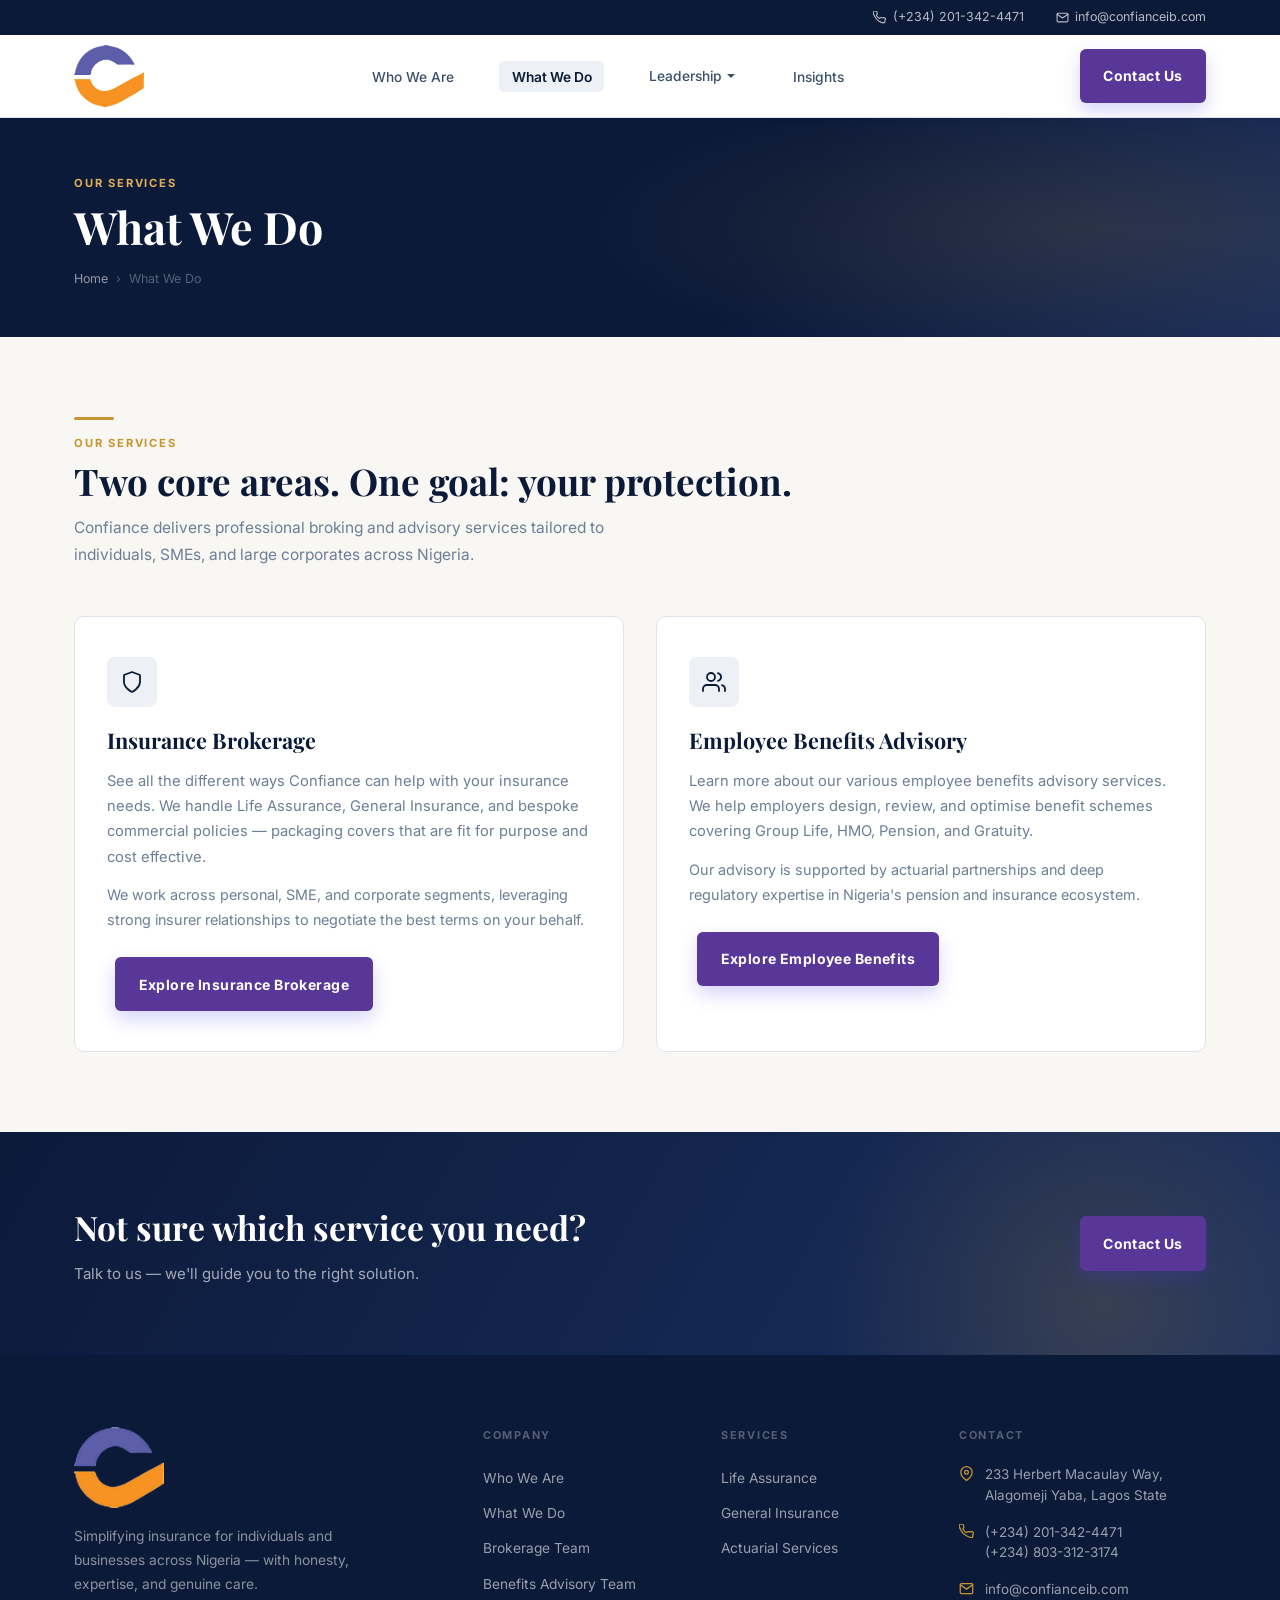
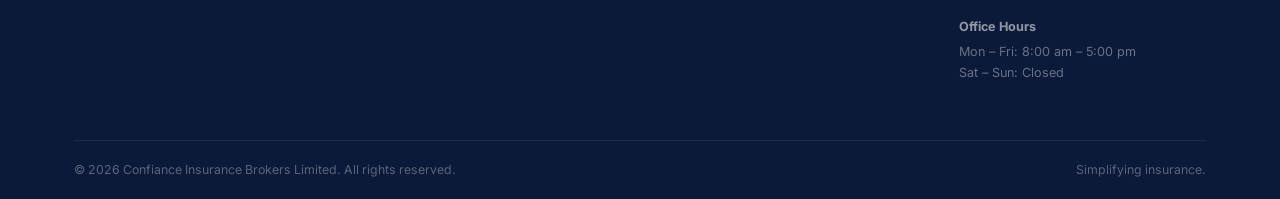
<file: files/what-we-do.html>
<!DOCTYPE html>
<html lang="en">
<head>
<meta charset="UTF-8"/><meta name="viewport" content="width=device-width,initial-scale=1"/>
<title>What We Do – Confiance Insurance Brokers Limited</title>
<meta name="description" content="Confiance offers Insurance Brokerage and Employee Benefits Advisory services across Nigeria."/>
<link rel="preconnect" href="https://fonts.googleapis.com"/><link rel="preconnect" href="https://fonts.gstatic.com" crossorigin/>
<link href="https://fonts.googleapis.com/css2?family=Playfair+Display:ital,wght@0,400;0,600;0,700;1,400&family=Inter:wght@300;400;500;600;700&display=swap" rel="stylesheet"/>
<link rel="stylesheet" href="style.css"/>
<style>
.wwd-grid{display:grid;grid-template-columns:1fr 1fr;gap:2rem;margin-top:3rem}
.wwd-card{background:#fff;border:1px solid var(--border);border-radius:10px;padding:2.5rem 2rem;transition:box-shadow var(--t)}
.wwd-card:hover{box-shadow:var(--sh2)}
.wwd-card h3{font-family:var(--fd);font-size:1.35rem;font-weight:700;color:var(--navy);margin-bottom:.9rem;line-height:1.25}
.wwd-card p{font-size:.92rem;color:var(--muted);line-height:1.72}
@media(max-width:640px){.wwd-grid{grid-template-columns:1fr}}
</style>
</head>
<body>
<div class="topbar" role="complementary">
  <div class="wrap">
    <a href="tel:+2342013424471"><svg width="13" height="13" viewBox="0 0 24 24" fill="none" stroke="currentColor" stroke-width="2" stroke-linecap="round" stroke-linejoin="round"><path d="M22 16.92v3a2 2 0 01-2.18 2 19.79 19.79 0 01-8.63-3.07A19.5 19.5 0 013.07 9.81 19.79 19.79 0 01.16 1.22 2 2 0 012.12 0h3a2 2 0 012 1.72c.127.96.361 1.903.7 2.81a2 2 0 01-.45 2.11L6.09 7.91a16 16 0 006 6l1.27-1.27a2 2 0 012.11-.45c.907.339 1.85.573 2.81.7A2 2 0 0122 16.92z"/></svg>(+234) 201-342-4471</a>
    <a href="mailto:info@confianceib.com"><svg width="13" height="13" viewBox="0 0 24 24" fill="none" stroke="currentColor" stroke-width="2" stroke-linecap="round" stroke-linejoin="round"><path d="M4 4h16c1.1 0 2 .9 2 2v12c0 1.1-.9 2-2 2H4c-1.1 0-2-.9-2-2V6c0-1.1.9-2 2-2z"/><polyline points="22,6 12,13 2,6"/></svg>info@confianceib.com</a>
  </div>
</div>
<header id="site-header">
  <div class="wrap">
    <nav class="main-nav" aria-label="Main navigation">
     <a href="index.html" class="logo" aria-label="Confiance Home">
  <img src="confianceLogo.png" alt="Confiance Insurance Brokers Ltd">
</a>
      <ul class="nav-links" role="list">
        <li><a href="who-we-are.html" id="nav-who">Who We Are</a></li>
        <li><a href="what-we-do.html" id="nav-wwd">What We Do</a></li>
        <li class="has-drop">
          <button aria-haspopup="true" aria-expanded="false">Leadership</button>
          <ul class="drop-menu" role="menu">
            <li><a href="brokerage.html" id="nav-brok" role="menuitem">Insurance Brokerage</a></li>
<li><a href="advisory.html" id="nav-adv" role="menuitem">Employee Benefits Advisory</a></li>
          </ul>
        </li>
        <li><a href="insights.html" id="nav-ins">Insights</a></li>
      </ul>
      <a href="contact.html" class="btn nav-cta" id="nav-con">Contact Us</a>
      <button class="burger" id="burger-btn" aria-label="Open navigation menu" aria-expanded="false">
        <span></span><span></span><span></span>
      </button>
    </nav>
  </div>
</header>
<div id="mobile-nav" role="dialog" aria-modal="true" aria-label="Navigation menu">
  <div class="mob-head">
     <a href="index.html" class="logo" aria-label="Confiance Home">
  <img src="confianceLogo.png" alt="Confiance Insurance Brokers Ltd">
</a>
    <button class="mob-close" id="mob-close-btn" aria-label="Close menu">✕</button>
  </div>
  <ul>
    <li><a href="who-we-are.html">Who We Are</a></li>
    <li><a href="what-we-do.html">What We Do</a></li>
    <li>
      <button class="mob-sub-trigger" id="mob-drop-btn" aria-expanded="false">Leadership <span id="mob-drop-arrow">▾</span></button>
      <ul class="mob-sub" id="mob-sub-menu">
  <li><a href="insurance-brokerage.html">Insurance Brokerage</a></li>
  <li><a href="employee-benefits-advisory.html">Employee Benefits Advisory</a></li>
</ul>
    </li>
    <li><a href="insights.html">Insights</a></li>
  </ul>
  <a href="contact.html" class="btn nav-cta">Contact Us</a>
</div>
<main>
<div class="page-hero">
  <div class="wrap page-hero-inner">
    <p class="eyebrow" style="color:var(--gold2)">Our Services</p>
    <h1>What We Do</h1>
    <nav class="breadcrumb" aria-label="Breadcrumb"><a href="index.html">Home</a><span>›</span><span>What We Do</span></nav>
  </div>
</div>
<section style="padding:5rem 0;background:var(--cream)">
  <div class="wrap">
    <span class="gold-bar" aria-hidden="true"></span>
    <p class="eyebrow">Our Services</p>
    <h2 class="sec-title">Two core areas. One goal: your protection.</h2>
    <p class="sec-sub">Confiance delivers professional broking and advisory services tailored to individuals, SMEs, and large corporates across Nigeria.</p>
    <div class="wwd-grid">
      <div class="wwd-card">
        <div class="service-icon" style="margin-bottom:1.25rem" aria-hidden="true"><svg viewBox="0 0 24 24" fill="none" stroke="currentColor" stroke-width="1.8" stroke-linecap="round" stroke-linejoin="round"><path d="M12 22s8-4 8-10V5l-8-3-8 3v7c0 6 8 10 8 10z"/></svg></div>
        <h3>Insurance Brokerage</h3>
        <p>See all the different ways Confiance can help with your insurance needs. We handle Life Assurance, General Insurance, and bespoke commercial policies — packaging covers that are fit for purpose and cost effective.</p>
        <p style="margin-top:.85rem;font-size:.9rem;color:var(--muted)">We work across personal, SME, and corporate segments, leveraging strong insurer relationships to negotiate the best terms on your behalf.</p>
        <a href="insurance-brokerage.html" class="btn nav-cta" style="margin-top:1.5rem">Explore Insurance Brokerage</a>
      </div>
      <div class="wwd-card">
        <div class="service-icon" style="margin-bottom:1.25rem" aria-hidden="true"><svg viewBox="0 0 24 24" fill="none" stroke="currentColor" stroke-width="1.8" stroke-linecap="round" stroke-linejoin="round"><path d="M17 21v-2a4 4 0 00-4-4H5a4 4 0 00-4 4v2"/><circle cx="9" cy="7" r="4"/><path d="M23 21v-2a4 4 0 00-3-3.87"/><path d="M16 3.13a4 4 0 010 7.75"/></svg></div>
        <h3>Employee Benefits Advisory</h3>
        <p>Learn more about our various employee benefits advisory services. We help employers design, review, and optimise benefit schemes covering Group Life, HMO, Pension, and Gratuity.</p>
        <p style="margin-top:.85rem;font-size:.9rem;color:var(--muted)">Our advisory is supported by actuarial partnerships and deep regulatory expertise in Nigeria's pension and insurance ecosystem.</p>
        <a href="employee-benefits-advisory.html" class="btn nav-cta" style="margin-top:1.5rem">Explore Employee Benefits</a>
      </div>
    </div>
  </div>
</section>
<section class="cta-banner"><div class="wrap"><div class="cta-inner">
  <div class="cta-text"><h2>Not sure which service you need?</h2><p>Talk to us — we'll guide you to the right solution.</p></div>
  <div class="cta-actions"><a href="contact.html" class="btn nav-cta">Contact Us</a></div>
</div></div></section>
</main>
<footer>
  <div class="wrap">
    <div class="footer-grid">
      <div>
       <a href="index.html" class="footer-logo" aria-label="Confiance Home">
  <img src="confianceLogo.png" alt="Confiance Insurance Brokers Ltd">
</a>
        <p class="footer-about">Simplifying insurance for individuals and businesses across Nigeria — with honesty, expertise, and genuine care.</p>
      </div>
      <div class="footer-col">
        <h5>Company</h5>
        <ul>
          <li><a href="who-we-are.html">Who We Are</a></li>
          <li><a href="what-we-do.html">What We Do</a></li>
          <li><a href="brokerage.html">Brokerage Team</a></li>
          <li><a href="advisory.html">Benefits Advisory Team</a></li>
        </ul>
      </div>
      <div class="footer-col">
        <h5>Services</h5>
        <ul>
          <li><a href="insurance-brokerage.html">Life Assurance</a></li>
          <li><a href="insurance-brokerage.html">General Insurance</a></li>
          <li><a href="employee-benefits-advisory.html">Actuarial Services</a></li>
        </ul>
      </div>
      <div class="footer-col">
        <h5>Contact</h5>
        <div class="footer-contact-item"><svg viewBox="0 0 24 24" fill="none" stroke="currentColor" stroke-width="2" stroke-linecap="round" stroke-linejoin="round"><path d="M21 10c0 7-9 13-9 13s-9-6-9-13a9 9 0 0118 0z"/><circle cx="12" cy="10" r="3"/></svg><span>233 Herbert Macaulay Way, Alagomeji Yaba, Lagos State</span></div>
        <div class="footer-contact-item"><svg viewBox="0 0 24 24" fill="none" stroke="currentColor" stroke-width="2" stroke-linecap="round" stroke-linejoin="round"><path d="M22 16.92v3a2 2 0 01-2.18 2A19.79 19.79 0 0112 18.9a19.5 19.5 0 01-9-9 19.79 19.79 0 01-3-8.82A2 2 0 012 0h3a2 2 0 012 1.72c.127.96.361 1.903.7 2.81a2 2 0 01-.45 2.11L6.09 7.91a16 16 0 006 6l1.27-1.27a2 2 0 012.11-.45c.907.339 1.85.573 2.81.7A2 2 0 0122 16.92z"/></svg><div><a href="tel:+2342013424471">(+234) 201-342-4471</a><br><a href="tel:+2348033123174">(+234) 803-312-3174</a></div></div>
        <div class="footer-contact-item"><svg viewBox="0 0 24 24" fill="none" stroke="currentColor" stroke-width="2" stroke-linecap="round" stroke-linejoin="round"><path d="M4 4h16c1.1 0 2 .9 2 2v12c0 1.1-.9 2-2 2H4c-1.1 0-2-.9-2-2V6c0-1.1.9-2 2-2z"/><polyline points="22,6 12,13 2,6"/></svg><a href="mailto:info@confianceib.com">info@confianceib.com</a></div>
        <div class="footer-hours"><strong>Office Hours</strong>Mon – Fri: 8:00 am – 5:00 pm<br>Sat – Sun: Closed</div>
      </div>
    </div>
    <div class="footer-bottom">
      <p>© 2026 Confiance Insurance Brokers Limited. All rights reserved.</p>
      <p>Simplifying insurance.</p>
    </div>
  </div>
</footer>
<script src="index.js"></script>
<script>
/* Mobile nav */
const burger = document.getElementById('burger-btn');
const mobNav = document.getElementById('mobile-nav');
const mobClose = document.getElementById('mob-close-btn');
const mobDrop = document.getElementById('mob-drop-btn');
const mobSub  = document.getElementById('mob-sub-menu');
const mobArrow= document.getElementById('mob-drop-arrow');

function openMob()  { mobNav.classList.add('open');  burger.setAttribute('aria-expanded','true');  document.body.style.overflow='hidden'; }
function closeMob() { mobNav.classList.remove('open');burger.setAttribute('aria-expanded','false'); document.body.style.overflow=''; }

if(burger)  burger.addEventListener('click', openMob);
if(mobClose) mobClose.addEventListener('click', closeMob);
document.addEventListener('keydown', e => { if(e.key==='Escape'){ closeMob(); closeModal && closeModal(); } });
if(mobDrop) mobDrop.addEventListener('click', () => {
  const o = mobSub.classList.toggle('open');
  mobArrow.textContent = o ? '▴' : '▾';
  mobDrop.setAttribute('aria-expanded', String(o));
});

/* Active nav link highlight */
const page = location.pathname.split('/').pop() || 'index.html';
const map = {
  'index.html':'nav-home','who-we-are.html':'nav-who','what-we-do.html':'nav-wwd',
  'brokerage.html':'nav-brok','advisory.html':'nav-adv',
  'insights.html':'nav-ins','contact.html':'nav-con',
  'insurance-brokerage.html':'nav-wwd','employee-benefits-advisory.html':'nav-wwd',
  'leaderships.html':'nav-brok'
};
const activeId = map[page];
if(activeId){ const el=document.getElementById(activeId); if(el) el.classList.add('active'); }
</script>
</body></html>
</file>
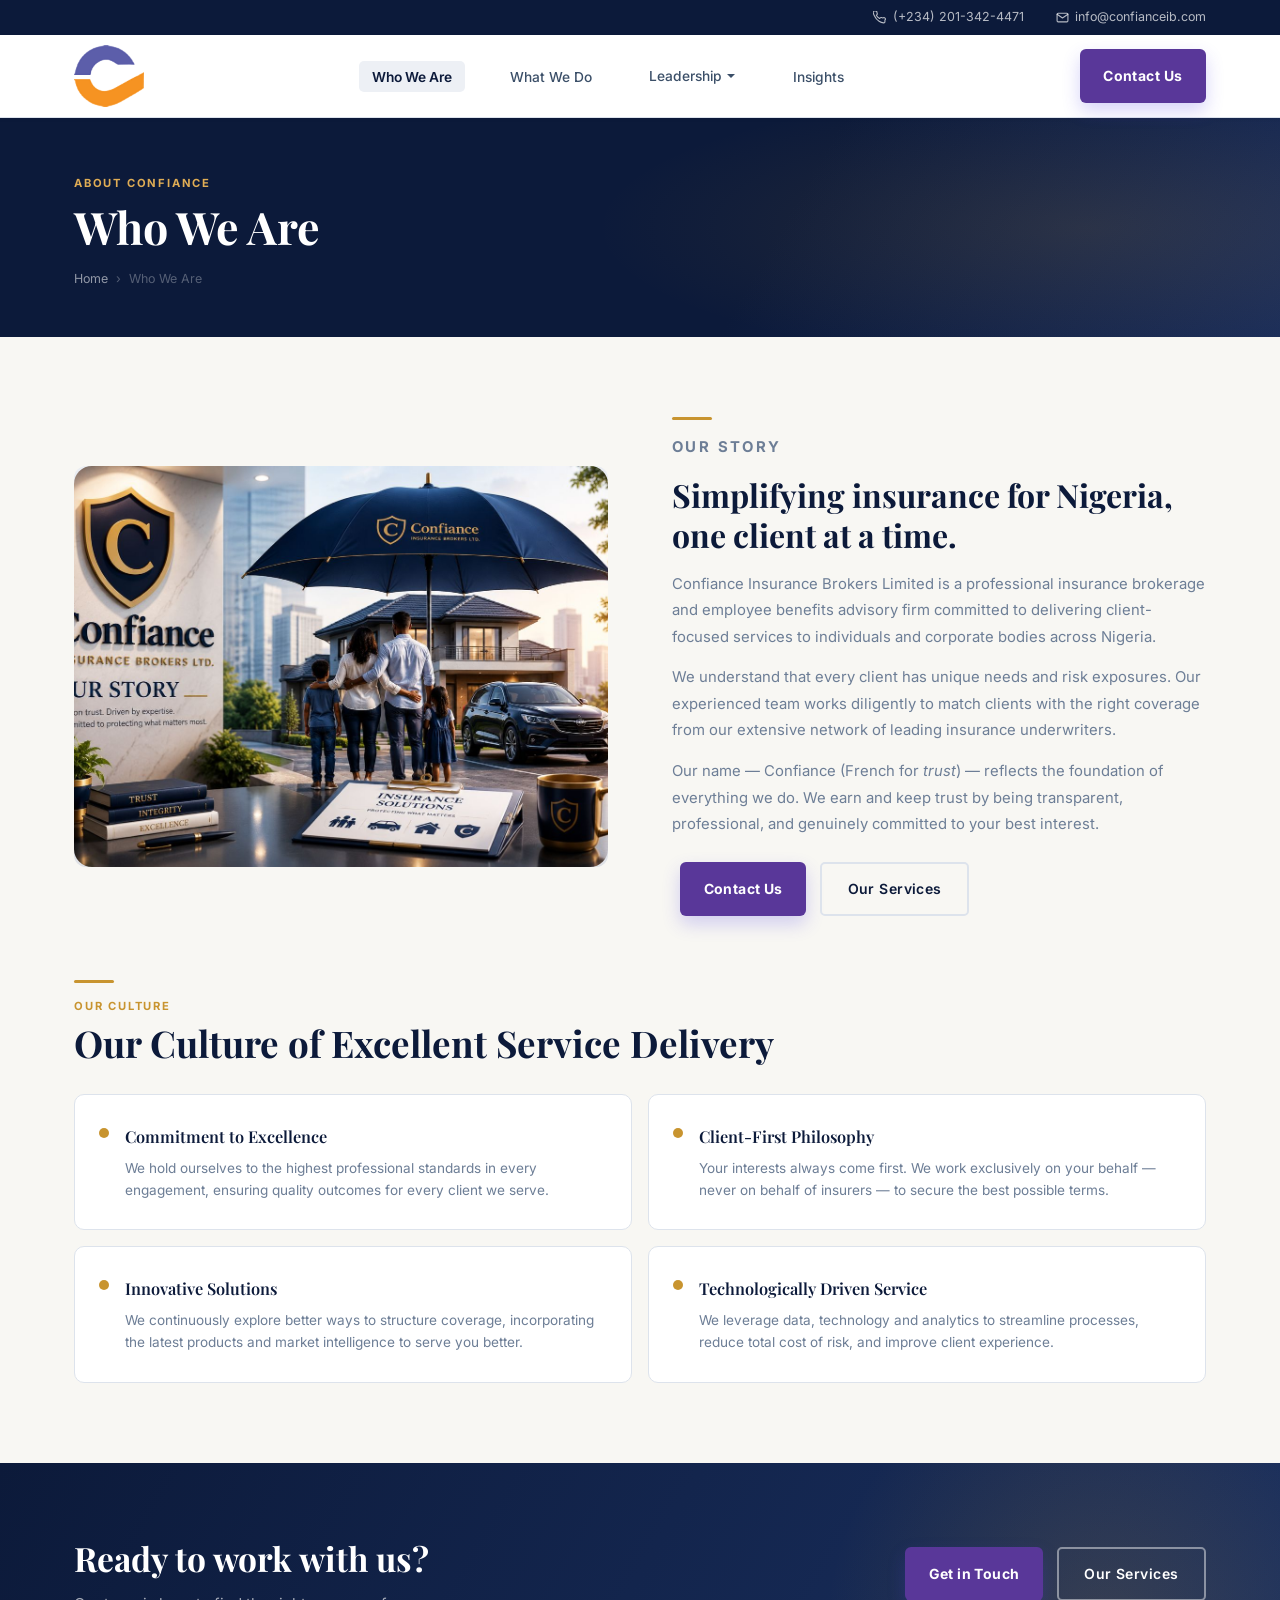
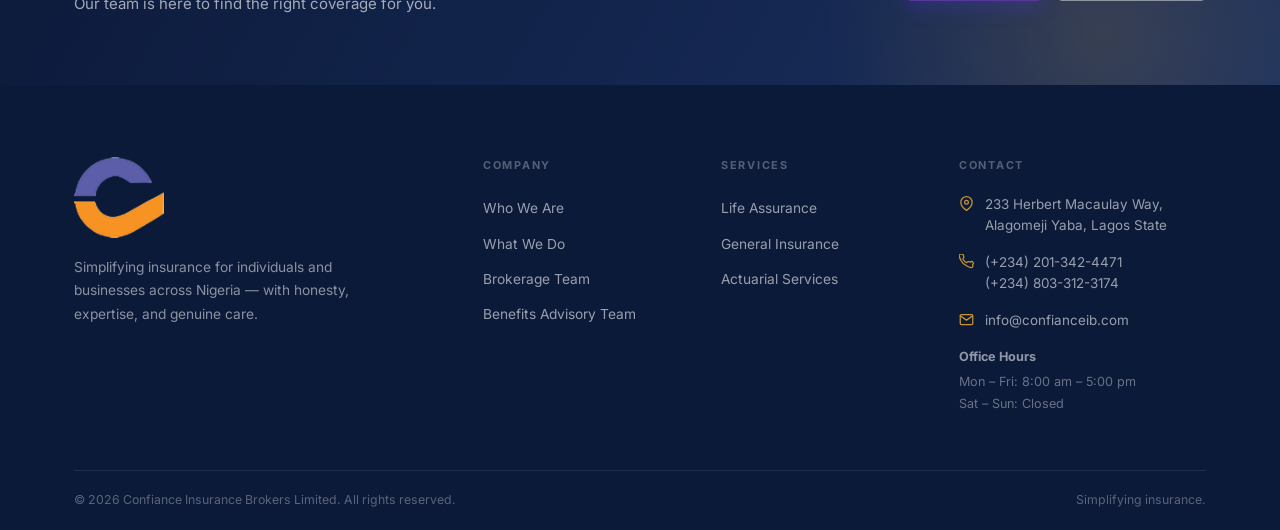
<file: files/who-we-are.html>
<!DOCTYPE html>
<html lang="en">
<head>
<meta charset="UTF-8"/><meta name="viewport" content="width=device-width,initial-scale=1"/>
<title>Who We Are – Confiance Insurance Brokers Limited</title>
<meta name="description" content="Learn about Confiance Insurance Brokers Limited — our story, culture, and commitment to simplifying insurance in Nigeria."/>
<link rel="preconnect" href="https://fonts.googleapis.com"/>
<link rel="preconnect" href="https://fonts.gstatic.com" crossorigin/>
<link href="https://fonts.googleapis.com/css2?family=Playfair+Display:ital,wght@0,400;0,600;0,700;1,400&family=Inter:wght@300;400;500;600;700&display=swap" rel="stylesheet"/>
<link rel="stylesheet" href="style.css"/>
<style>
.who-intro{display:grid;grid-template-columns:1fr 1fr;gap:4rem;align-items:center;margin-bottom:4rem}
.who-image{border-radius:12px;overflow:hidden;aspect-ratio:4/3;background:var(--fog);display:flex;align-items:center;justify-content:center}
.who-image svg{width:80px;height:80px;opacity:.15;color:var(--slate)}
.who-content h2{font-family:var(--fd);font-size:clamp(1.5rem,2.8vw,2rem);font-weight:700;color:var(--navy);line-height:1.25;margin-bottom:1rem}
.who-content p{font-size:.93rem;color:var(--muted);line-height:1.78;margin-bottom:.9rem}
.val-grid{display:grid;grid-template-columns:repeat(2,1fr);gap:1rem;margin-top:1.75rem}
@media(max-width:860px){.who-intro{grid-template-columns:1fr}.who-image{display:none}}
@media(max-width:640px){.val-grid{grid-template-columns:1fr}}
</style>
</head>
<body>
<div class="topbar" role="complementary">
  <div class="wrap">
    <a href="tel:+2342013424471"><svg width="13" height="13" viewBox="0 0 24 24" fill="none" stroke="currentColor" stroke-width="2" stroke-linecap="round" stroke-linejoin="round"><path d="M22 16.92v3a2 2 0 01-2.18 2 19.79 19.79 0 01-8.63-3.07A19.5 19.5 0 013.07 9.81 19.79 19.79 0 01.16 1.22 2 2 0 012.12 0h3a2 2 0 012 1.72c.127.96.361 1.903.7 2.81a2 2 0 01-.45 2.11L6.09 7.91a16 16 0 006 6l1.27-1.27a2 2 0 012.11-.45c.907.339 1.85.573 2.81.7A2 2 0 0122 16.92z"/></svg>(+234) 201-342-4471</a>
    <a href="mailto:info@confianceib.com"><svg width="13" height="13" viewBox="0 0 24 24" fill="none" stroke="currentColor" stroke-width="2" stroke-linecap="round" stroke-linejoin="round"><path d="M4 4h16c1.1 0 2 .9 2 2v12c0 1.1-.9 2-2 2H4c-1.1 0-2-.9-2-2V6c0-1.1.9-2 2-2z"/><polyline points="22,6 12,13 2,6"/></svg>info@confianceib.com</a>
  </div>
</div>
<header id="site-header">
  <div class="wrap">
    <nav class="main-nav" aria-label="Main navigation">
     <a href="index.html" class="logo" aria-label="Confiance Home">
  <img src="confianceLogo.png" alt="Confiance Insurance Brokers Ltd">
</a>
      <ul class="nav-links" role="list">
        <li><a href="who-we-are.html" id="nav-who">Who We Are</a></li>
        <li><a href="what-we-do.html" id="nav-wwd">What We Do</a></li>
        <li class="has-drop">
          <button aria-haspopup="true" aria-expanded="false">Leadership</button>
          <ul class="drop-menu" role="menu">
            <li><a href="brokerage.html" id="nav-brok" role="menuitem">Insurance Brokerage</a></li>
<li><a href="advisory.html" id="nav-adv" role="menuitem">Employee Benefits Advisory</a></li>
          </ul>
        </li>
        <li><a href="insights.html" id="nav-ins">Insights</a></li>
      </ul>
      <a href="contact.html" class="btn nav-cta" id="nav-con">Contact Us</a>
      <button class="burger" id="burger-btn" aria-label="Open navigation menu" aria-expanded="false">
        <span></span><span></span><span></span>
      </button>
    </nav>
  </div>
</header>
<div id="mobile-nav" role="dialog" aria-modal="true" aria-label="Navigation menu">
  <div class="mob-head">
     <a href="index.html" class="logo" aria-label="Confiance Home">
  <img src="confianceLogo.png" alt="Confiance Insurance Brokers Ltd">
</a>
    <button class="mob-close" id="mob-close-btn" aria-label="Close menu">✕</button>
  </div>
  <ul>
    <li><a href="who-we-are.html">Who We Are</a></li>
    <li><a href="what-we-do.html">What We Do</a></li>
    <li>
      <button class="mob-sub-trigger" id="mob-drop-btn" aria-expanded="false">Leadership <span id="mob-drop-arrow">▾</span></button>
      <ul class="mob-sub" id="mob-sub-menu">
  <li><a href="insurance-brokerage.html">Insurance Brokerage</a></li>
  <li><a href="employee-benefits-advisory.html">Employee Benefits Advisory</a></li>
</ul>
    </li>
    <li><a href="insights.html">Insights</a></li>
  </ul>
  <a href="contact.html" class="btn nav-cta">Contact Us</a>
</div>
<main>
<div class="page-hero">
  <div class="wrap page-hero-inner">
    <p class="eyebrow" style="color:var(--gold2)">About Confiance</p>
    <h1>Who We Are</h1>
    <nav class="breadcrumb" aria-label="Breadcrumb">
      <a href="index.html">Home</a><span>›</span><span>Who We Are</span>
    </nav>
  </div>
</div>
<section style="padding:5rem 0;background:var(--cream)">
  <div class="wrap">
    <div class="who-intro">
      <div class="who-image">
  <img src="who we are.jpeg"
       alt="Confiance Insurance Brokers helping clients choose the right insurance coverage">
</div>
      <div class="who-content">
        <span class="gold-bar" aria-hidden="true"></span>
        <p class="eyebrow">Our Story</p>
        <h2>Simplifying insurance for Nigeria, one client at a time.</h2>
        <p>Confiance Insurance Brokers Limited is a professional insurance brokerage and employee benefits advisory firm committed to delivering client-focused services to individuals and corporate bodies across Nigeria.</p>
        <p>We understand that every client has unique needs and risk exposures. Our experienced team works diligently to match clients with the right coverage from our extensive network of leading insurance underwriters.</p>
        <p>Our name — Confiance (French for <em>trust</em>) — reflects the foundation of everything we do. We earn and keep trust by being transparent, professional, and genuinely committed to your best interest.</p>
        <div style="margin-top:1.5rem;display:flex;gap:.85rem;flex-wrap:wrap">
          <a href="contact.html" class="btn nav-cta">Contact Us</a>
          <a href="what-we-do.html" class="btn btn-outline">Our Services</a>
        </div>
      </div>
    </div>
    <span class="gold-bar" aria-hidden="true"></span>
    <p class="eyebrow">Our Culture</p>
    <h2 class="sec-title">Our Culture of Excellent Service Delivery</h2>
    <div class="val-grid">
      <div class="value-card"><div class="value-dot" aria-hidden="true"></div><div><h4>Commitment to Excellence</h4><p>We hold ourselves to the highest professional standards in every engagement, ensuring quality outcomes for every client we serve.</p></div></div>
      <div class="value-card"><div class="value-dot" aria-hidden="true"></div><div><h4>Client-First Philosophy</h4><p>Your interests always come first. We work exclusively on your behalf — never on behalf of insurers — to secure the best possible terms.</p></div></div>
      <div class="value-card"><div class="value-dot" aria-hidden="true"></div><div><h4>Innovative Solutions</h4><p>We continuously explore better ways to structure coverage, incorporating the latest products and market intelligence to serve you better.</p></div></div>
      <div class="value-card"><div class="value-dot" aria-hidden="true"></div><div><h4>Technologically Driven Service</h4><p>We leverage data, technology and analytics to streamline processes, reduce total cost of risk, and improve client experience.</p></div></div>
    </div>
  </div>
</section>
<section class="cta-banner" aria-labelledby="cta-wwa">
  <div class="wrap"><div class="cta-inner">
    <div class="cta-text"><h2 id="cta-wwa">Ready to work with us?</h2><p>Our team is here to find the right coverage for you.</p></div>
    <div class="cta-actions"><a href="contact.html" class="btn nav-cta">Get in Touch</a><a href="what-we-do.html" class="btn btn-ghost">Our Services</a></div>
  </div></div>
</section>
</main>
<footer>
  <div class="wrap">
    <div class="footer-grid">
      <div>
       <a href="index.html" class="footer-logo" aria-label="Confiance Home">
  <img src="confianceLogo.png" alt="Confiance Insurance Brokers Ltd">
</a>
        <p class="footer-about">Simplifying insurance for individuals and businesses across Nigeria — with honesty, expertise, and genuine care.</p>
      </div>
      <div class="footer-col">
        <h5>Company</h5>
        <ul>
          <li><a href="who-we-are.html">Who We Are</a></li>
          <li><a href="what-we-do.html">What We Do</a></li>
          <li><a href="brokerage.html">Brokerage Team</a></li>
          <li><a href="advisory.html">Benefits Advisory Team</a></li>
        </ul>
      </div>
      <div class="footer-col">
        <h5>Services</h5>
        <ul>
          <li><a href="insurance-brokerage.html">Life Assurance</a></li>
          <li><a href="insurance-brokerage.html">General Insurance</a></li>
          <li><a href="employee-benefits-advisory.html">Actuarial Services</a></li>
        </ul>
      </div>
      <div class="footer-col">
        <h5>Contact</h5>
        <div class="footer-contact-item"><svg viewBox="0 0 24 24" fill="none" stroke="currentColor" stroke-width="2" stroke-linecap="round" stroke-linejoin="round"><path d="M21 10c0 7-9 13-9 13s-9-6-9-13a9 9 0 0118 0z"/><circle cx="12" cy="10" r="3"/></svg><span>233 Herbert Macaulay Way, Alagomeji Yaba, Lagos State</span></div>
        <div class="footer-contact-item"><svg viewBox="0 0 24 24" fill="none" stroke="currentColor" stroke-width="2" stroke-linecap="round" stroke-linejoin="round"><path d="M22 16.92v3a2 2 0 01-2.18 2A19.79 19.79 0 0112 18.9a19.5 19.5 0 01-9-9 19.79 19.79 0 01-3-8.82A2 2 0 012 0h3a2 2 0 012 1.72c.127.96.361 1.903.7 2.81a2 2 0 01-.45 2.11L6.09 7.91a16 16 0 006 6l1.27-1.27a2 2 0 012.11-.45c.907.339 1.85.573 2.81.7A2 2 0 0122 16.92z"/></svg><div><a href="tel:+2342013424471">(+234) 201-342-4471</a><br><a href="tel:+2348033123174">(+234) 803-312-3174</a></div></div>
        <div class="footer-contact-item"><svg viewBox="0 0 24 24" fill="none" stroke="currentColor" stroke-width="2" stroke-linecap="round" stroke-linejoin="round"><path d="M4 4h16c1.1 0 2 .9 2 2v12c0 1.1-.9 2-2 2H4c-1.1 0-2-.9-2-2V6c0-1.1.9-2 2-2z"/><polyline points="22,6 12,13 2,6"/></svg><a href="mailto:info@confianceib.com">info@confianceib.com</a></div>
        <div class="footer-hours"><strong>Office Hours</strong>Mon – Fri: 8:00 am – 5:00 pm<br>Sat – Sun: Closed</div>
      </div>
    </div>
    <div class="footer-bottom">
      <p>© 2026 Confiance Insurance Brokers Limited. All rights reserved.</p>
      <p>Simplifying insurance.</p>
    </div>
  </div>
</footer>
<script src="index.js"></script>
<script>
/* Mobile nav */
const burger = document.getElementById('burger-btn');
const mobNav = document.getElementById('mobile-nav');
const mobClose = document.getElementById('mob-close-btn');
const mobDrop = document.getElementById('mob-drop-btn');
const mobSub  = document.getElementById('mob-sub-menu');
const mobArrow= document.getElementById('mob-drop-arrow');

function openMob()  { mobNav.classList.add('open');  burger.setAttribute('aria-expanded','true');  document.body.style.overflow='hidden'; }
function closeMob() { mobNav.classList.remove('open');burger.setAttribute('aria-expanded','false'); document.body.style.overflow=''; }

if(burger)  burger.addEventListener('click', openMob);
if(mobClose) mobClose.addEventListener('click', closeMob);
document.addEventListener('keydown', e => { if(e.key==='Escape'){ closeMob(); closeModal && closeModal(); } });
if(mobDrop) mobDrop.addEventListener('click', () => {
  const o = mobSub.classList.toggle('open');
  mobArrow.textContent = o ? '▴' : '▾';
  mobDrop.setAttribute('aria-expanded', String(o));
});

/* Active nav link highlight */
const page = location.pathname.split('/').pop() || 'index.html';
const map = {
  'index.html':'nav-home','who-we-are.html':'nav-who','what-we-do.html':'nav-wwd',
  'brokerage.html':'nav-brok','advisory.html':'nav-adv',
  'insights.html':'nav-ins','contact.html':'nav-con',
  'insurance-brokerage.html':'nav-wwd','employee-benefits-advisory.html':'nav-wwd',
  'leaderships.html':'nav-brok'
};
const activeId = map[page];
if(activeId){ const el=document.getElementById(activeId); if(el) el.classList.add('active'); }
</script>
</body></html>
</file>
<file: files/style.css>
/* ================================================================
   CONFIANCE INSURANCE BROKERS – SHARED STYLESHEET
   Design: Navy #0C1A3A · Gold #C8942F · Clean Inter + Playfair
================================================================ */

/* ── Reset & Tokens ─────────────────────────────────────────────── */
*, *::before, *::after { box-sizing: border-box; margin: 0; padding: 0; }

:root {
  --navy:    #0C1A3A;
  --navy2:   #162040;
  --navy3:   #1A2D5A;
  --gold:    #C8942F;
  --gold2:   #E0AD55;
  --gold-bg: rgba(200,148,47,.10);
  --fog:     #EDF0F5;
  --cream:   #F8F7F3;
  --white:   #ffffff;
  --slate:   #3B4F68;
  --muted:   #6D7E96;
  --border:  #DDE3EC;
  --text:    #18273F;
  --r:       8px;
  --rs:      5px;
  --sh0: 0 1px 4px rgba(12,26,58,.07);
  --sh1: 0 4px 20px rgba(12,26,58,.10);
  --sh2: 0 12px 40px rgba(12,26,58,.15);
  --t:   .22s ease;
  --max: 1180px;
  --fd: 'Playfair Display', Georgia, serif;
  --fb: 'Inter', system-ui, sans-serif;
}

html { scroll-behavior: smooth; }
body {
  font-family: var(--fb);
  color: var(--text);
  background: var(--cream);
  line-height: 1.65;
  -webkit-font-smoothing: antialiased;
}
img  { display: block; max-width: 100%; height: auto; }
a    { color: inherit; text-decoration: none; }
ul   { list-style: none; }
button { font-family: var(--fb); cursor: pointer; }

/* ── Utilities ──────────────────────────────────────────────────── */
.wrap {
  width: min(var(--max), 100%);
  margin-inline: auto;
  padding-inline: 1.5rem;
}
.eyebrow {
  font-size: .7rem; font-weight: 700;
  letter-spacing: .16em; text-transform: uppercase;
  color: var(--gold);
}
.sec-title {
  font-family: var(--fd);
  font-size: clamp(1.6rem, 3vw, 2.3rem);
  font-weight: 700; color: var(--navy);
  line-height: 1.22; margin-top: .4rem;
}
.sec-sub {
  font-size: .97rem; color: var(--muted);
  margin-top: .65rem; max-width: 540px; line-height: 1.75;
}
.gold-bar {
  display: block; width: 40px; height: 3px;
  background: var(--gold); border-radius: 2px; margin-bottom: .85rem;
}

/* ── Buttons ────────────────────────────────────────────────────── */
.btn {
  display: inline-flex; align-items: center; gap: .4rem;
  padding: .7rem 1.6rem; border-radius: var(--rs);
  font-size: .875rem; font-weight: 600; letter-spacing: .03em;
  border: 2px solid transparent;
  transition: background var(--t), border-color var(--t), color var(--t);
  white-space: nowrap;
}
.btn-gold   { background: var(--gold);  color: #fff; border-color: var(--gold);  }
.btn-gold:hover   { background: #a97a24; border-color: #a97a24; }
.btn-navy   { background: var(--navy);  color: #fff; border-color: var(--navy);  }
.btn-navy:hover   { background: var(--navy2); }
.btn-ghost  { background: transparent; color: #fff; border-color: rgba(255,255,255,.45); }
.btn-ghost:hover  { background: rgba(255,255,255,.08); border-color: #fff; }
.btn-outline { background: transparent; color: var(--navy); border-color: var(--border); }
.btn-outline:hover { border-color: var(--navy); background: var(--fog); }

/* ── Topbar ─────────────────────────────────────────────────────── */
.topbar {
  background: var(--navy); color: rgba(255,255,255,.7);
  font-size: .78rem; padding: .45rem 0;
}
.topbar .wrap { display: flex; justify-content: flex-end; gap: 2rem; flex-wrap: wrap; }
.topbar a {
  color: inherit; display: flex; align-items: center; gap: .4rem;
  transition: color var(--t);
}
.topbar a:hover { color: var(--gold2); }

/* ── Header & Nav ───────────────────────────────────────────────── */
#site-header {
  position: sticky; top: 0; z-index: 200;
  background: #fff; border-bottom: 1px solid var(--border);
  box-shadow: var(--sh0);
}
.main-nav {
  display: flex; align-items: center;
  justify-content: space-between; padding: .85rem 0; gap: 1rem;
}

/* Logo */
.logo { display: flex; align-items: center; gap: .7rem; flex-shrink: 0; }
.logo-mark {
  width: 42px; height: 42px; border-radius: var(--rs);
  background: var(--navy); display: flex; align-items: center; justify-content: center;
  flex-shrink: 0;
}
.logo-mark svg { width: 24px; height: 24px; }
.logo-text strong { display: block; font-family: var(--fd); font-size: 1.05rem; color: var(--navy); line-height: 1.1; }
.logo-text span   { display: block; font-size: .62rem; color: var(--muted); letter-spacing: .08em; text-transform: uppercase; }

/* Nav links */
.nav-links { display: flex; align-items: center; gap: .1rem; }
.nav-links > li > a,
.nav-links > li > button {
  font-size: .86rem; font-weight: 500; color: var(--slate);
  padding: .48rem .8rem; border-radius: var(--rs);
  background: none; border: none; white-space: nowrap;
  transition: color var(--t), background var(--t);
}
.nav-links > li > a:hover,
.nav-links > li > button:hover,
.nav-links > li > a.active { color: var(--navy); background: var(--fog); }
.nav-links > li > a.active { font-weight: 600; }

/* Dropdown */
.has-drop { position: relative; }
.has-drop > button {
  display: flex; align-items: center; gap: .3rem;
}
.has-drop > button::after {
  content: ""; border: 4px solid transparent;
  border-top-color: currentColor; margin-top: 4px;
  transition: transform var(--t);
}
.has-drop:hover > button::after { transform: rotate(180deg); }
.drop-menu {
  position: absolute; top: calc(100% + 8px); left: 0;
  min-width: 215px; background: #fff;
  border: 1px solid var(--border); border-radius: var(--r);
  box-shadow: var(--sh2); overflow: hidden; display: none; z-index: 300;
}
.has-drop:hover .drop-menu { display: block; }
.drop-menu a {
  display: block; padding: .7rem 1.1rem;
  font-size: .84rem; color: var(--slate);
  transition: background var(--t), color var(--t);
}
.drop-menu a:hover,
.drop-menu a.active { background: var(--fog); color: var(--navy); }

.nav-cta { margin-left: .5rem; }

/* Burger */
.burger {
  display: none; flex-direction: column; gap: 5px;
  background: none; border: none; padding: .4rem;
}
.burger span { display: block; width: 23px; height: 2px; background: var(--navy); border-radius: 2px; }

/* ── Mobile Nav ─────────────────────────────────────────────────── */
#mobile-nav {
  position: fixed; inset: 0; background: #fff; z-index: 400;
  padding: 1.5rem; overflow-y: auto;
  display: none; flex-direction: column;
}
#mobile-nav.open { display: flex; }
.mob-head {
  display: flex; align-items: center; justify-content: space-between;
  margin-bottom: 2rem;
}
.mob-close {
  background: none; border: none; font-size: 1.5rem;
  color: var(--navy); line-height: 1; padding: .3rem;
}
#mobile-nav ul { display: flex; flex-direction: column; gap: .2rem; }
#mobile-nav ul a,
#mobile-nav ul .mob-sub-trigger {
  display: block; width: 100%; text-align: left;
  font-size: 1rem; font-weight: 500; color: var(--slate);
  padding: .85rem .5rem; border-bottom: 1px solid var(--fog);
  background: none; border-left: none; border-right: none; border-top: none;
  border-radius: 0;
}
#mobile-nav ul a:hover { color: var(--navy); }
.mob-sub { padding-left: 1.2rem; display: none; flex-direction: column; }
.mob-sub.open { display: flex; }
.mob-sub a { font-size: .92rem !important; border-bottom: 1px solid var(--fog); }
#mobile-nav .btn { margin-top: 1.75rem; }

/* ── Page Hero (inner pages) ────────────────────────────────────── */
.page-hero {
  background: linear-gradient(120deg, var(--navy) 60%, var(--navy3));
  padding: 3.5rem 0 3rem; position: relative; overflow: hidden;
}
.page-hero::after {
  content: ""; position: absolute; inset: 0;
  background: radial-gradient(ellipse 55% 90% at 85% 50%, rgba(200,148,47,.13), transparent 70%);
  pointer-events: none;
}
.page-hero-inner { position: relative; z-index: 1; }
.page-hero h1 {
  font-family: var(--fd); font-size: clamp(1.9rem, 4vw, 2.8rem);
  font-weight: 700; color: #fff; line-height: 1.2; margin-top: .5rem;
}
.breadcrumb {
  display: flex; align-items: center; gap: .5rem;
  font-size: .78rem; color: rgba(255,255,255,.55); margin-top: .9rem;
}
.breadcrumb a { color: rgba(255,255,255,.55); transition: color var(--t); }
.breadcrumb a:hover { color: var(--gold2); }
.breadcrumb span { color: rgba(255,255,255,.3); }

/* ── CTA Banner ─────────────────────────────────────────────────── */
.cta-banner {
  background: linear-gradient(120deg, var(--navy), #1a3060);
  padding: 4.25rem 0; position: relative; overflow: hidden;
}
.cta-banner::before {
  content: ""; position: absolute; right: -8%; top: -50%;
  width: 560px; height: 560px; border-radius: 50%;
  background: radial-gradient(rgba(200,148,47,.18), transparent 70%);
  pointer-events: none;
}
.cta-inner {
  position: relative; z-index: 1;
  display: flex; align-items: center; justify-content: space-between;
  gap: 2rem; flex-wrap: wrap;
}
.cta-text h2 {
  font-family: var(--fd); font-size: clamp(1.45rem, 2.8vw, 2.1rem);
  font-weight: 700; color: #fff; margin-bottom: .4rem;
}
.cta-text p { font-size: .94rem; color: rgba(255,255,255,.62); }
.cta-actions { display: flex; gap: .85rem; flex-wrap: wrap; }

/* ── Footer ─────────────────────────────────────────────────────── */
footer { background: var(--navy); color: rgba(255,255,255,.65); padding: 4.5rem 0 0; }
.footer-grid {
  display: grid; grid-template-columns: 1.9fr 1fr 1fr 1.3fr;
  gap: 3rem; padding-bottom: 3.5rem;
  border-bottom: 1px solid rgba(255,255,255,.08);
}
.footer-about {
  font-size: .86rem; line-height: 1.72;
  color: rgba(255,255,255,.52); margin-top: 1.1rem; max-width: 275px;
}
.footer-social { display: flex; gap: .55rem; margin-top: 1.4rem; }
.footer-social a {
  width: 34px; height: 34px; border-radius: var(--rs);
  background: rgba(255,255,255,.07); border: 1px solid rgba(255,255,255,.1);
  display: flex; align-items: center; justify-content: center;
  color: rgba(255,255,255,.55); font-size: .8rem;
  transition: background var(--t), color var(--t), border-color var(--t);
}
.footer-social a:hover { background: var(--gold); color: #fff; border-color: var(--gold); }
.footer-col h5 {
  font-size: .68rem; font-weight: 700; letter-spacing: .16em;
  text-transform: uppercase; color: rgba(255,255,255,.3); margin-bottom: 1.2rem;
}
.footer-col ul { display: flex; flex-direction: column; gap: .55rem; }
.footer-col ul a { font-size: .86rem; color: rgba(255,255,255,.58); transition: color var(--t); }
.footer-col ul a:hover { color: var(--gold2); }
.footer-contact-item {
  display: flex; gap: .7rem; align-items: flex-start;
  font-size: .84rem; color: rgba(255,255,255,.58);
  margin-bottom: 1rem; line-height: 1.55;
}
.footer-contact-item svg { width: 15px; height: 15px; color: var(--gold); flex-shrink: 0; margin-top: 2px; }
.footer-contact-item a { color: inherit; transition: color var(--t); }
.footer-contact-item a:hover { color: var(--gold2); }
.footer-hours { font-size: .79rem; color: rgba(255,255,255,.38); line-height: 1.7; margin-top: .3rem; }
.footer-hours strong { display: block; color: rgba(255,255,255,.55); margin-bottom: .2rem; }
.footer-bottom {
  padding: 1.2rem 0;
  display: flex; align-items: center; justify-content: space-between;
  gap: 1rem; flex-wrap: wrap;
}
.footer-bottom p { font-size: .77rem; color: rgba(255,255,255,.32); }

/* ── Person / Bio Modal ─────────────────────────────────────────── */
.modal-overlay {
  position: fixed; inset: 0; background: rgba(12,26,58,.72);
  z-index: 500; display: none; align-items: center; justify-content: center;
  padding: 1.5rem; backdrop-filter: blur(4px);
}
.modal-overlay.open { display: flex; }
.modal-box {
  background: #fff; border-radius: 12px;
  width: 100%; max-width: 680px; max-height: 90vh; overflow-y: auto;
  box-shadow: var(--sh2);
}
.modal-head {
  display: flex; align-items: flex-start; gap: 1.25rem;
  padding: 2rem 2rem 1.25rem; border-bottom: 1px solid var(--border);
}
.modal-photo {
  width: 80px; height: 80px; border-radius: 50%;
  background: var(--fog); overflow: hidden; flex-shrink: 0;
}
.modal-photo img { width: 100%; height: 100%; object-fit: cover; object-position: top center; }
.modal-photo-ph {
  width: 100%; height: 100%;
  display: flex; align-items: center; justify-content: center;
}
.modal-photo-ph svg { width: 34px; height: 34px; opacity: .3; color: var(--slate); }
.modal-meta { flex: 1; }
.modal-role { font-size: .69rem; font-weight: 700; letter-spacing: .13em; text-transform: uppercase; color: var(--gold); margin-bottom: .3rem; }
.modal-name { font-family: var(--fd); font-size: 1.35rem; font-weight: 700; color: var(--navy); line-height: 1.2; }
.modal-close {
  background: none; border: none; font-size: 1.4rem;
  color: var(--muted); padding: .2rem; line-height: 1;
  transition: color var(--t);
}
.modal-close:hover { color: var(--navy); }
.modal-body { padding: 1.5rem 2rem 2rem; font-size: .9rem; color: var(--slate); line-height: 1.78; }
.modal-body p + p { margin-top: .9rem; }

/* ── Person Card ────────────────────────────────────────────────── */
.person-card {
  background: #fff; border: 1px solid var(--border); border-radius: 10px;
  overflow: hidden; transition: box-shadow var(--t), transform var(--t);
}
.person-card:hover { box-shadow: var(--sh2); transform: translateY(-3px); }
.person-photo {
  height: 220px; background: var(--fog);
  display: flex; align-items: center; justify-content: center; overflow: hidden;
}
.person-photo img { width: 100%; height: 100%; object-fit: cover; object-position: top center; }
.person-photo-ph {
  width: 80px; height: 80px; border-radius: 50%;
  background: var(--border); display: flex; align-items: center; justify-content: center;
}
.person-photo-ph svg { width: 36px; height: 36px; opacity: .3; color: var(--slate); }
.person-info { padding: 1.35rem 1.4rem; }
.person-role { font-size: .69rem; font-weight: 700; letter-spacing: .13em; text-transform: uppercase; color: var(--gold); margin-bottom: .4rem; }
.person-info h3 { font-family: var(--fd); font-size: 1.05rem; font-weight: 600; color: var(--navy); margin-bottom: .6rem; line-height: 1.3; }
.person-info p { font-size: .83rem; color: var(--muted); line-height: 1.62; }
.read-more-btn {
  display: inline-flex; align-items: center; gap: .3rem;
  margin-top: .9rem; font-size: .78rem; font-weight: 600;
  color: var(--gold); background: none; border: none; padding: 0;
  transition: gap var(--t);
}
.read-more-btn:hover { gap: .55rem; }
.read-more-btn::after { content: "→"; }

/* ── Service / Feature Cards ────────────────────────────────────── */
.service-card {
  background: #fff; border: 1px solid var(--border); border-radius: 10px;
  padding: 2.1rem 1.65rem; position: relative; overflow: hidden;
  transition: box-shadow var(--t), transform var(--t);
}
.service-card::before {
  content: ""; position: absolute; top: 0; left: 0; right: 0; height: 3px;
  background: var(--gold); transform: scaleX(0); transform-origin: left;
  transition: transform .3s ease;
}
.service-card:hover { box-shadow: var(--sh2); transform: translateY(-3px); }
.service-card:hover::before { transform: scaleX(1); }
.service-icon {
  width: 50px; height: 50px; border-radius: var(--r);
  background: var(--fog); display: flex; align-items: center; justify-content: center;
  margin-bottom: 1.1rem;
}
.service-icon svg { width: 24px; height: 24px; color: var(--navy); }
.service-card h3 { font-family: var(--fd); font-size: 1.12rem; font-weight: 600; color: var(--navy); margin-bottom: .65rem; }
.service-card p  { font-size: .88rem; color: var(--muted); line-height: 1.68; }
.service-card .read-link {
  display: inline-flex; align-items: center; gap: .35rem;
  margin-top: 1.15rem; font-size: .81rem; font-weight: 600; color: var(--gold);
  transition: gap var(--t);
}
.service-card .read-link:hover { gap: .6rem; }
.service-card .read-link::after { content: "→"; }

/* ── Culture Strip ──────────────────────────────────────────────── */
.culture-strip { background: var(--navy); padding: 2.75rem 0; }
.culture-grid {
  display: grid; grid-template-columns: repeat(4,1fr);
  gap: 1px; background: rgba(255,255,255,.07);
  border-radius: var(--r); overflow: hidden;
}
.culture-item {
  background: var(--navy); padding: 1.6rem 1.4rem;
  display: flex; align-items: flex-start; gap: .9rem;
}
.culture-dot {
  width: 9px; height: 9px; border-radius: 50%; background: var(--gold);
  flex-shrink: 0; margin-top: 4px;
}
.culture-item span { font-size: .88rem; font-weight: 500; color: rgba(255,255,255,.82); line-height: 1.4; }

/* ── How We Work ────────────────────────────────────────────────── */
.how-section { padding: 5.5rem 0; background: #fff; }
.how-grid { display: grid; grid-template-columns: 1fr 1fr; gap: 5rem; align-items: center; }
.how-visual { position: relative; }
.how-image-frame {
  border-radius: 12px; overflow: hidden; aspect-ratio: 4/3;
  background: var(--fog); display: flex; align-items: center; justify-content: center;
}
.how-image-frame svg { width: 90px; height: 90px; opacity: .15; color: var(--slate); }
.how-badge {
  position: absolute; bottom: -1.5rem; right: -1.5rem;
  background: var(--gold); color: #fff; border-radius: 10px;
  padding: 1.2rem 1.4rem; text-align: center;
  box-shadow: 0 8px 28px rgba(200,148,47,.36);
}
.how-badge strong { display: block; font-family: var(--fd); font-size: 2rem; font-weight: 700; line-height: 1; }
.how-badge small  { font-size: .7rem; opacity: .88; display: block; margin-top: .25rem; line-height: 1.4; }
.how-points { display: flex; flex-direction: column; gap: .8rem; margin: 1.6rem 0 2rem; }
.how-point  { display: flex; align-items: flex-start; gap: .7rem; font-size: .9rem; color: var(--slate); }
.how-point-icon {
  width: 20px; height: 20px; border-radius: 50%;
  background: var(--gold-bg); color: var(--gold);
  font-size: .68rem; font-weight: 700;
  display: flex; align-items: center; justify-content: center;
  flex-shrink: 0; margin-top: 2px;
}

/* ── Insight Cards ──────────────────────────────────────────────── */
.insight-card {
  background: #fff; border: 1px solid var(--border); border-radius: 10px;
  overflow: hidden; transition: box-shadow var(--t), transform var(--t);
}
.insight-card:hover { box-shadow: var(--sh2); transform: translateY(-3px); }
.insight-thumb {
  height: 175px; background: linear-gradient(135deg, var(--fog), #ccd5e0);
  display: flex; align-items: center; justify-content: center;
}
.insight-thumb svg { width: 46px; height: 46px; opacity: .25; color: var(--slate); }
.insight-body { padding: 1.4rem; }
.insight-tag {
  display: inline-block; font-size: .67rem; font-weight: 700;
  letter-spacing: .1em; text-transform: uppercase; color: var(--gold);
  border: 1px solid rgba(200,148,47,.35); padding: .2rem .6rem;
  border-radius: 100px; margin-bottom: .65rem;
}
.insight-body h4 { font-family: var(--fd); font-size: 1rem; font-weight: 600; color: var(--navy); line-height: 1.3; margin-bottom: .5rem; }
.insight-body p  { font-size: .84rem; color: var(--muted); line-height: 1.6; }
.insight-meta {
  display: flex; align-items: center; justify-content: space-between;
  margin-top: 1.1rem; padding-top: .95rem; border-top: 1px solid var(--border);
  font-size: .74rem; color: var(--muted);
}
.insight-read { color: var(--gold); font-weight: 600; transition: letter-spacing var(--t); }
.insight-read:hover { letter-spacing: .04em; }

/* ── Product Tags ───────────────────────────────────────────────── */
.tag-cloud { display: flex; flex-wrap: wrap; gap: .5rem; margin-top: .75rem; }
.tag {
  font-size: .78rem; color: var(--slate);
  background: var(--fog); border: 1px solid var(--border);
  padding: .3rem .75rem; border-radius: 100px;
}

/* ── Value Cards ────────────────────────────────────────────────── */
.value-card {
  background: #fff; border: 1px solid var(--border); border-radius: 10px;
  padding: 1.75rem 1.5rem; display: flex; gap: 1rem; align-items: flex-start;
  transition: box-shadow var(--t);
}
.value-card:hover { box-shadow: var(--sh1); }
.value-dot { width: 10px; height: 10px; border-radius: 50%; background: var(--gold); flex-shrink: 0; margin-top: 5px; }
.value-card h4 { font-family: var(--fd); font-size: 1.02rem; font-weight: 600; color: var(--navy); margin-bottom: .4rem; }
.value-card p  { font-size: .85rem; color: var(--muted); line-height: 1.65; }

/* ── Vision / Mission boxes ─────────────────────────────────────── */
.vm-card { background: #fff; border: 1px solid var(--border); border-radius: 10px; padding: 2rem; }
.vm-card h3 { font-family: var(--fd); font-size: 1.15rem; font-weight: 600; color: var(--navy); margin-bottom: .7rem; }
.vm-card p  { font-size: .9rem; color: var(--muted); line-height: 1.7; }

/* ── Partner note box ───────────────────────────────────────────── */
.partner-note {
  display: flex; align-items: flex-start; gap: 1rem;
  background: #fff; border: 1px solid var(--border);
  border-left: 4px solid var(--gold); border-radius: var(--r);
  padding: 1.25rem 1.4rem; font-size: .88rem; color: var(--slate); line-height: 1.65;
}
.partner-note svg { width: 22px; height: 22px; color: var(--gold); flex-shrink: 0; margin-top: 1px; }
.partner-note a { color: var(--gold); font-weight: 600; text-decoration: underline; }

/* ── Empty state ────────────────────────────────────────────────── */
.empty-state {
  text-align: center; padding: 4rem 2rem;
  background: #fff; border: 1px solid var(--border); border-radius: 12px;
  max-width: 520px; margin: 2.5rem auto 0;
}
.empty-state svg { width: 56px; height: 56px; color: var(--muted); opacity: .3; margin: 0 auto 1.25rem; }
.empty-state h3 { font-family: var(--fd); font-size: 1.3rem; font-weight: 600; color: var(--navy); margin-bottom: .6rem; }
.empty-state p  { font-size: .9rem; color: var(--muted); line-height: 1.65; }

/* ── Contact form ───────────────────────────────────────────────── */
.contact-grid { display: grid; grid-template-columns: 1.1fr 1.7fr; gap: 3rem; margin-top: 3rem; }
.contact-info h3 { font-family: var(--fd); font-size: 1.25rem; font-weight: 600; color: var(--navy); margin-bottom: 1.5rem; }
.contact-detail { display: flex; gap: .9rem; align-items: flex-start; margin-bottom: 1.4rem; font-size: .9rem; color: var(--slate); line-height: 1.6; }
.contact-detail svg { width: 18px; height: 18px; color: var(--gold); flex-shrink: 0; margin-top: 2px; }
.contact-detail a { color: var(--slate); transition: color var(--t); }
.contact-detail a:hover { color: var(--gold); }
.hours-box { background: #fff; border: 1px solid var(--border); border-radius: var(--r); padding: 1.25rem 1.4rem; margin-top: 1.5rem; font-size: .87rem; color: var(--muted); }
.hours-box strong { display: block; font-weight: 600; color: var(--navy); margin-bottom: .5rem; }
.form-box { background: #fff; border: 1px solid var(--border); border-radius: 12px; padding: 2.25rem 2rem; }
.form-box h3 { font-family: var(--fd); font-size: 1.25rem; font-weight: 600; color: var(--navy); margin-bottom: 1.5rem; }
.form-row { display: grid; grid-template-columns: 1fr 1fr; gap: 1rem; margin-bottom: 1rem; }
.form-group { display: flex; flex-direction: column; gap: .4rem; margin-bottom: 1rem; }
.form-group label { font-size: .8rem; font-weight: 600; color: var(--slate); letter-spacing: .02em; }
.form-group input,
.form-group textarea,
.form-group select {
  width: 100%; padding: .7rem .9rem;
  border: 1.5px solid var(--border); border-radius: var(--rs);
  font-family: var(--fb); font-size: .88rem; color: var(--text);
  background: #fff; outline: none;
  transition: border-color var(--t), box-shadow var(--t);
}
.form-group input:focus,
.form-group textarea:focus,
.form-group select:focus { border-color: var(--gold); box-shadow: 0 0 0 3px rgba(200,148,47,.12); }
.form-group textarea { resize: vertical; min-height: 110px; }
.form-success {
  display: none; background: #f0fdf4; border: 1px solid #bbf7d0;
  border-radius: var(--r); padding: 1rem 1.25rem;
  font-size: .88rem; color: #166534; margin-top: 1rem;
}
.form-success.show { display: block; }

/* ── Tabs (leadership pages) ────────────────────────────────────── */
.tab-group { display: flex; gap: .5rem; margin-bottom: 2.5rem; border-bottom: 2px solid var(--border); }
.tab-btn {
  background: none; border: none; border-bottom: 3px solid transparent;
  font-size: .88rem; font-weight: 600; color: var(--muted);
  padding: .7rem 1.2rem; margin-bottom: -2px; cursor: pointer;
  transition: color var(--t), border-color var(--t);
}
.tab-btn.active { color: var(--navy); border-bottom-color: var(--gold); }
.tab-panel { display: none; }
.tab-panel.active { display: grid; grid-template-columns: repeat(auto-fill, minmax(255px, 1fr)); gap: 1.5rem; }

/* ── Responsive ─────────────────────────────────────────────────── */
@media (max-width: 1024px) {
  .footer-grid { grid-template-columns: 1fr 1fr; gap: 2.25rem; }
  .culture-grid { grid-template-columns: 1fr 1fr; }
}
@media (max-width: 860px) {
  .how-grid { grid-template-columns: 1fr; }
  .how-visual { display: none; }
  .contact-grid { grid-template-columns: 1fr; }
}
@media (max-width: 640px) {
  .nav-links, .nav-cta { display: none; }
  .burger { display: flex; }
  .culture-grid { grid-template-columns: 1fr; }
  .footer-grid { grid-template-columns: 1fr; gap: 2rem; }
  .cta-inner { flex-direction: column; text-align: center; }
  .cta-actions { justify-content: center; }
  .tab-panel.active { grid-template-columns: 1fr; }
  .form-row { grid-template-columns: 1fr; }
  .modal-head { flex-direction: column; }
  .modal-body { padding: 1.25rem 1.25rem 1.75rem; }
  .modal-head { padding: 1.5rem 1.25rem 1rem; }
}
@media (prefers-reduced-motion: reduce) {
  *, *::before, *::after { transition-duration: .01ms !important; animation-duration: .01ms !important; }
}

.logo img {
  width: 70px;
  height: auto;
  display: block;
}

#site-header {
  background: #fff;
  position: sticky;
  top: 0;
  z-index: 9999;
}

.main-nav {
  height: 82px;
  display: flex;
  align-items: center;
  justify-content: space-between;
}

.nav-links {
  display: flex;
  align-items: center;
  gap: 2rem;
}

.nav-links li {
  position: relative;
}

.nav-links a,
.nav-links button {
  border: 0;
  background: transparent;
  font: inherit;
  color: #12315c;
  font-weight: 600;
  cursor: pointer;
  padding: 1.9rem 0;
}



.nav-links a:hover,
.nav-links button:hover,
.nav-links a.active {
  color: #4B3CE2;
}

.nav-cta {
  background:#593799;
  color: #fff !important;
  padding: .85rem 1.35rem;
  border-radius: 6px;
  font-weight: 700;
  box-shadow: 0 8px 18px rgba(75, 60, 226, .22);
}

.nav-cta:hover {
  background: #7752bc;
  color: #fff !important;
}

.has-drop:hover .drop-menu {
  opacity: 1;
  visibility: visible;
  transform: translateY(0);
  pointer-events: auto;
}

.drop-menu {
  position: absolute;
  top: 100%;
  left: 0;
  min-width: 240px;
  background: #fff;
  border-radius: 8px;
  box-shadow: 0 18px 40px rgba(0,0,0,.12);
  padding: .6rem 0;
  opacity: 0;
  visibility: hidden;
  transform: translateY(12px);
  pointer-events: none;
  transition: .25s ease;
  z-index: 10000;
}

.drop-menu li a {
  display: block;
  padding: .85rem 1rem;
  color: #12315c;
  white-space: nowrap;
}

.drop-menu li a:hover {
  background: #f4f7fb;
  color: #c8942f;
}

.burger {
  display: none;
  width: 42px;
  height: 42px;
  border: 0;
  background: transparent;
  cursor: pointer;
  flex-direction: column;
  justify-content: center;
  gap: 6px;
}

.burger span {
  width: 26px;
  height: 2px;
  background: #12315c;
  display: block;
}

#mobile-nav {
  position: fixed;
  top: 0;
  right: -100%;
  width: 80%;
  max-width: 400px;
  height: 100vh;
  background: #fff;
  z-index: 10000;
  padding: 1.5rem;
  transition: .3s ease;
  box-shadow: -12px 0 35px rgba(0,0,0,.15);
}

#mobile-nav.open {
  right: 0;
}

.mob-head {
  display: flex;
  justify-content: space-between;
  align-items: center;
  margin-bottom: 2rem;
}

.mob-close {
  border: 0;
  background: transparent;
  font-size: 1.6rem;
  cursor: pointer;
  color: #12315c;
}

#mobile-nav ul {
  list-style: none;
  padding: 0;
  margin: 0 0 1.5rem;
}

#mobile-nav li {
  border-bottom: 1px solid #e6e8ee;
}

#mobile-nav a,
.mob-sub-trigger {
  display: flex;
  justify-content: space-between;
  width: 100%;
  padding: 1rem 0;
  color: #12315c;
  font-weight: 700;
  text-decoration: none;
  background: transparent;
  border: 0;
  font: inherit;
  cursor: pointer;
}

.mob-sub {
  display: none;
  padding-left: 1rem !important;
}

.mob-sub.open {
  display: block;
}

#mobile-nav .nav-cta {
  display: inline-flex;
  justify-content: center;
  align-items: center;
  background: #593799 !important;
  border: 1px solid #593799 !important;
  color: #fff !important;
  padding: .85rem 1.3rem;
  border-radius: 6px;
}
#mobile-nav .mob-sub {
  display: none !important;
}

#mobile-nav .mob-sub.open {
  display: block !important;
}

.home-hero.hero-slider {
  position: relative;
  width: 100%;
  aspect-ratio: 1290 / 600;
  padding: 0 !important;
  overflow: hidden;
  background: #12081F;
}

.hero-slide {
  position: absolute;
  inset: 0;
  width: 100%;
  opacity: 0;
  pointer-events: none;
  transition: opacity .75s ease;
}

.hero-slide.active {
  opacity: 1;
  pointer-events: auto;
}

.hero-slide svg {
  width: 100%;
  height: auto;
  display: block;
}

.hero-arrow,
.hero-dots {
  z-index: 50;
}
/* arrows */
.hero-arrow {
  position: absolute;
  top: 50%;
  transform: translateY(-50%);
  z-index: 50;
  width: 46px;
  height: 46px;
  border-radius: 50%;
  border: 1px solid rgba(212, 175, 55, 0.8);
  background: rgba(18, 8, 31, 0.75);
  color: #F4D87A;
  font-size: 34px;
  line-height: 1;
  cursor: pointer;
}

.hero-prev {
  left: 24px;
}

.hero-next {
  right: 24px;
}

/* dots */
.hero-dots {
  position: absolute;
  left: 50%;
  bottom: 28px;
  transform: translateX(-50%);
  z-index: 50;
  display: flex;
  gap: 10px;
}

.hero-dot {
  width: 11px;
  height: 11px;
  border-radius: 50%;
  border: 1px solid #F4D87A;
  background: transparent;
  cursor: pointer;
}

.hero-dot.active {
  background: #F4D87A;
}

@media (max-width: 900px) {
  .topbar {
    display: none;
  }

  .main-nav {
    height: 76px;
  }

  .nav-links,
  .main-nav > .nav-cta {
    display: none;
  }

  .burger {
    display: flex;
  }

  .logo img {
    width: 70px;
  }
}

.footer-logo img {
  width: 90px;
  height: auto;
  display: block;
  margin-bottom: 1rem;
}

.who-intro{
    display:grid;
    grid-template-columns: 1fr 1fr;
    gap:60px;
    align-items:center;
}

.who-image{
    width:100%;
    display:flex;
    justify-content:center;
    align-items:center;
}

.who-image img{
    width:100%;
    max-width:100%;
    height:100%;
    display:block;
    border-radius:18px;
    object-fit:cover;
    box-shadow:0 20px 45px rgba(0,0,0,.12);
}

.who-content{
    width:100%;
}

@media (max-width:900px){
    .who-intro{
        grid-template-columns:1fr;
        gap:40px;
    }

    .who-image img{
        max-width:100%;
    }
}
</file>
